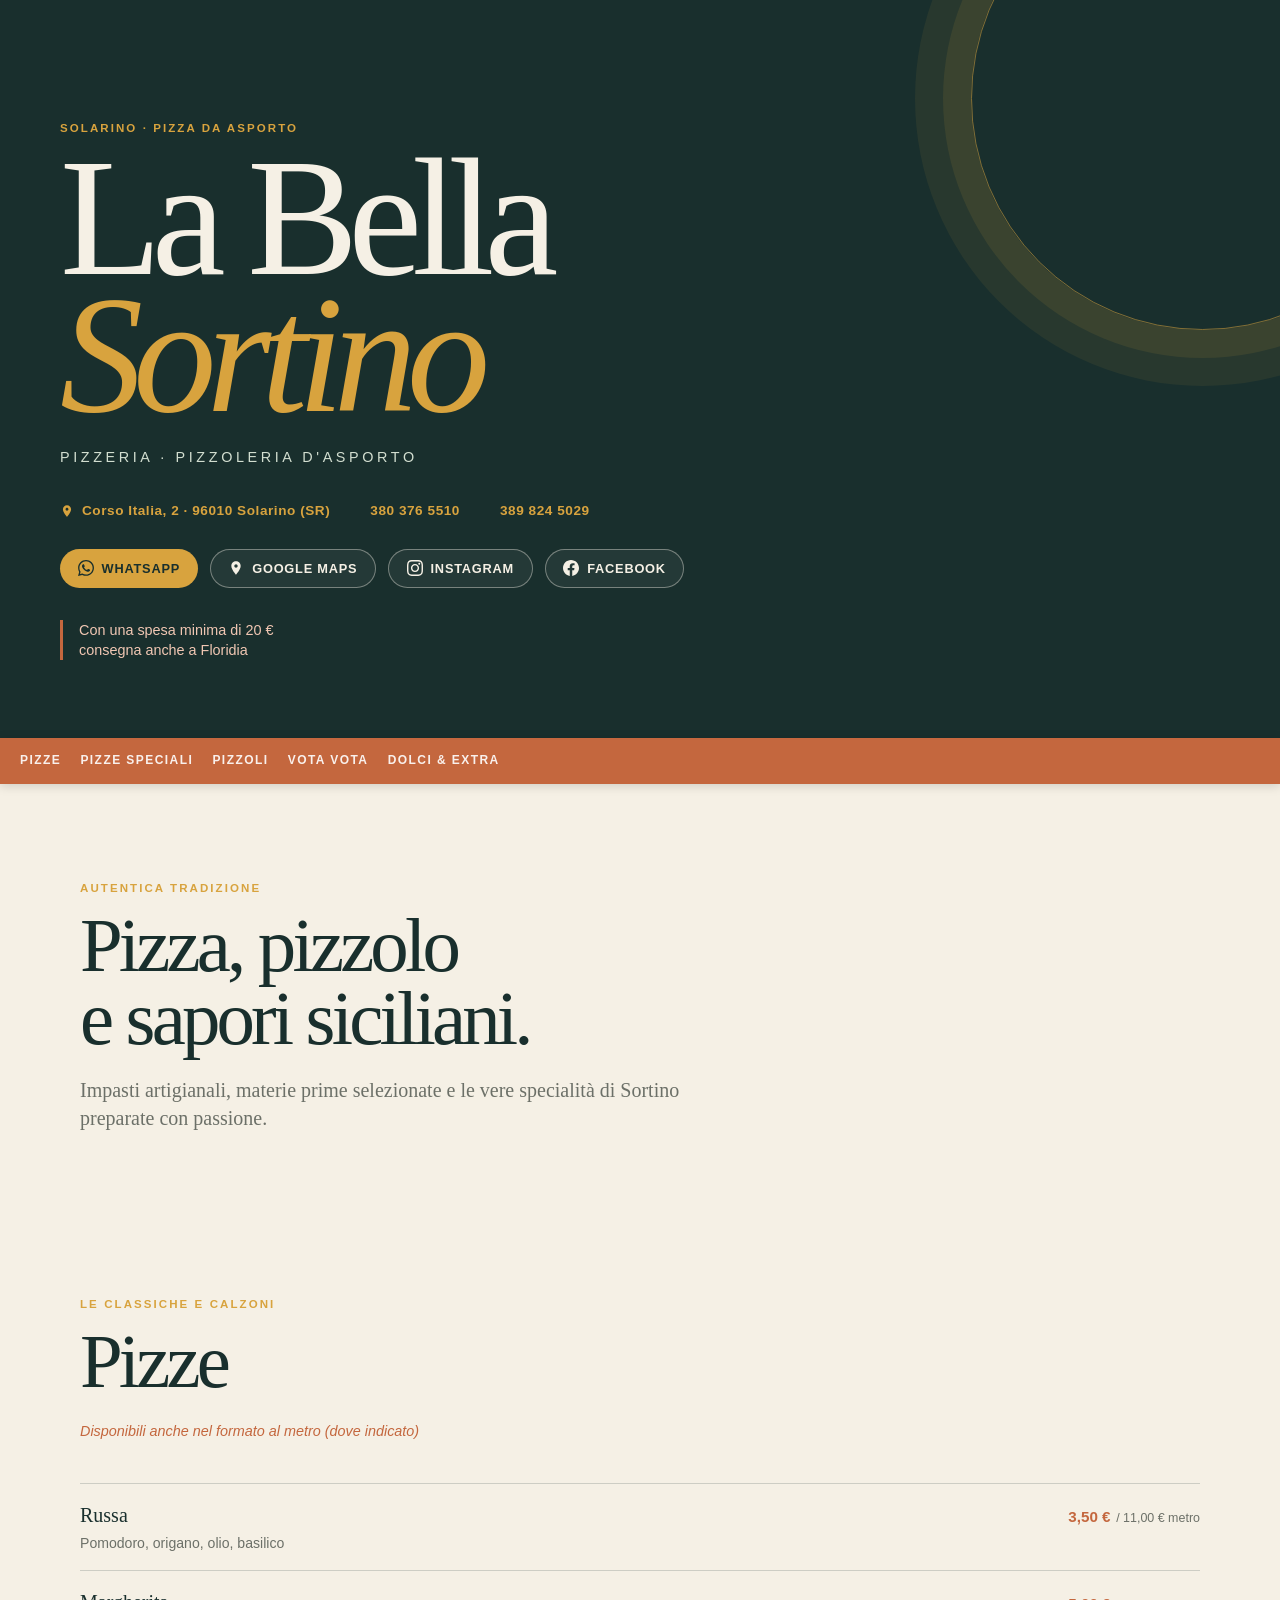
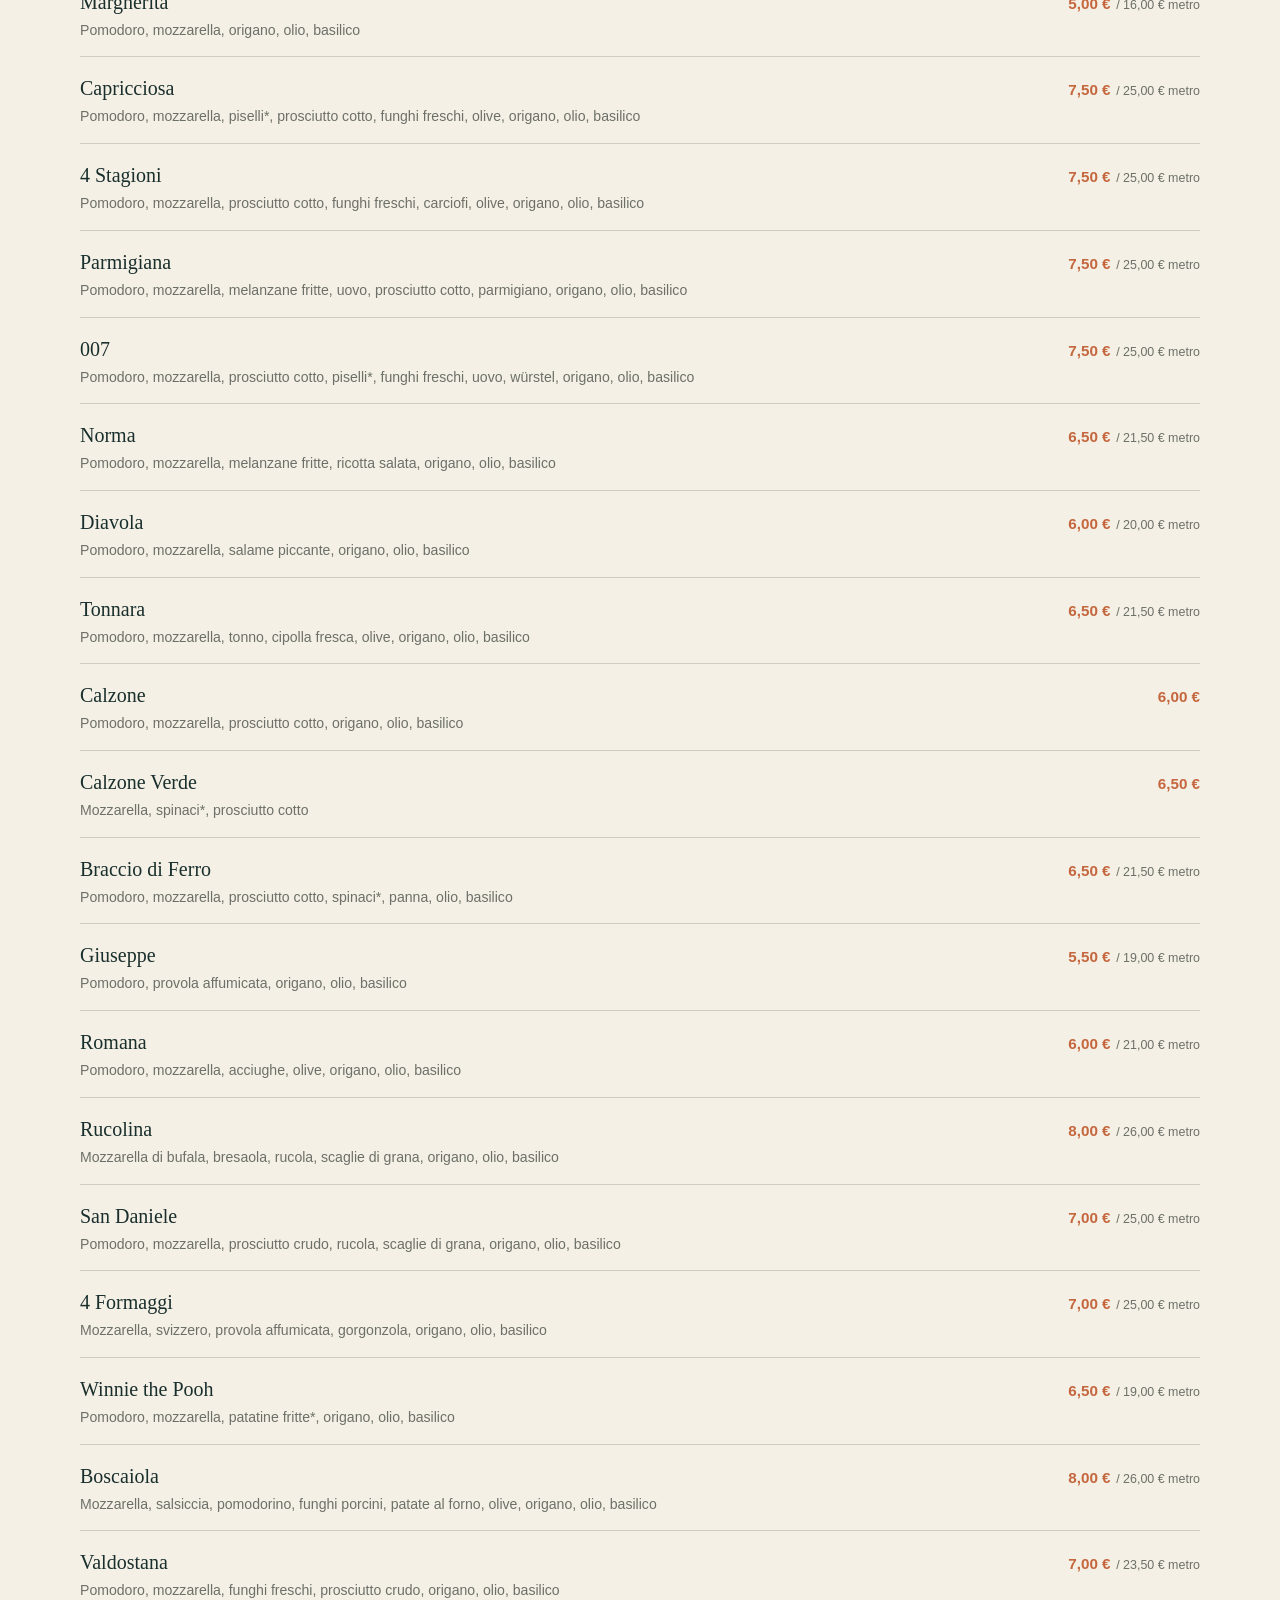
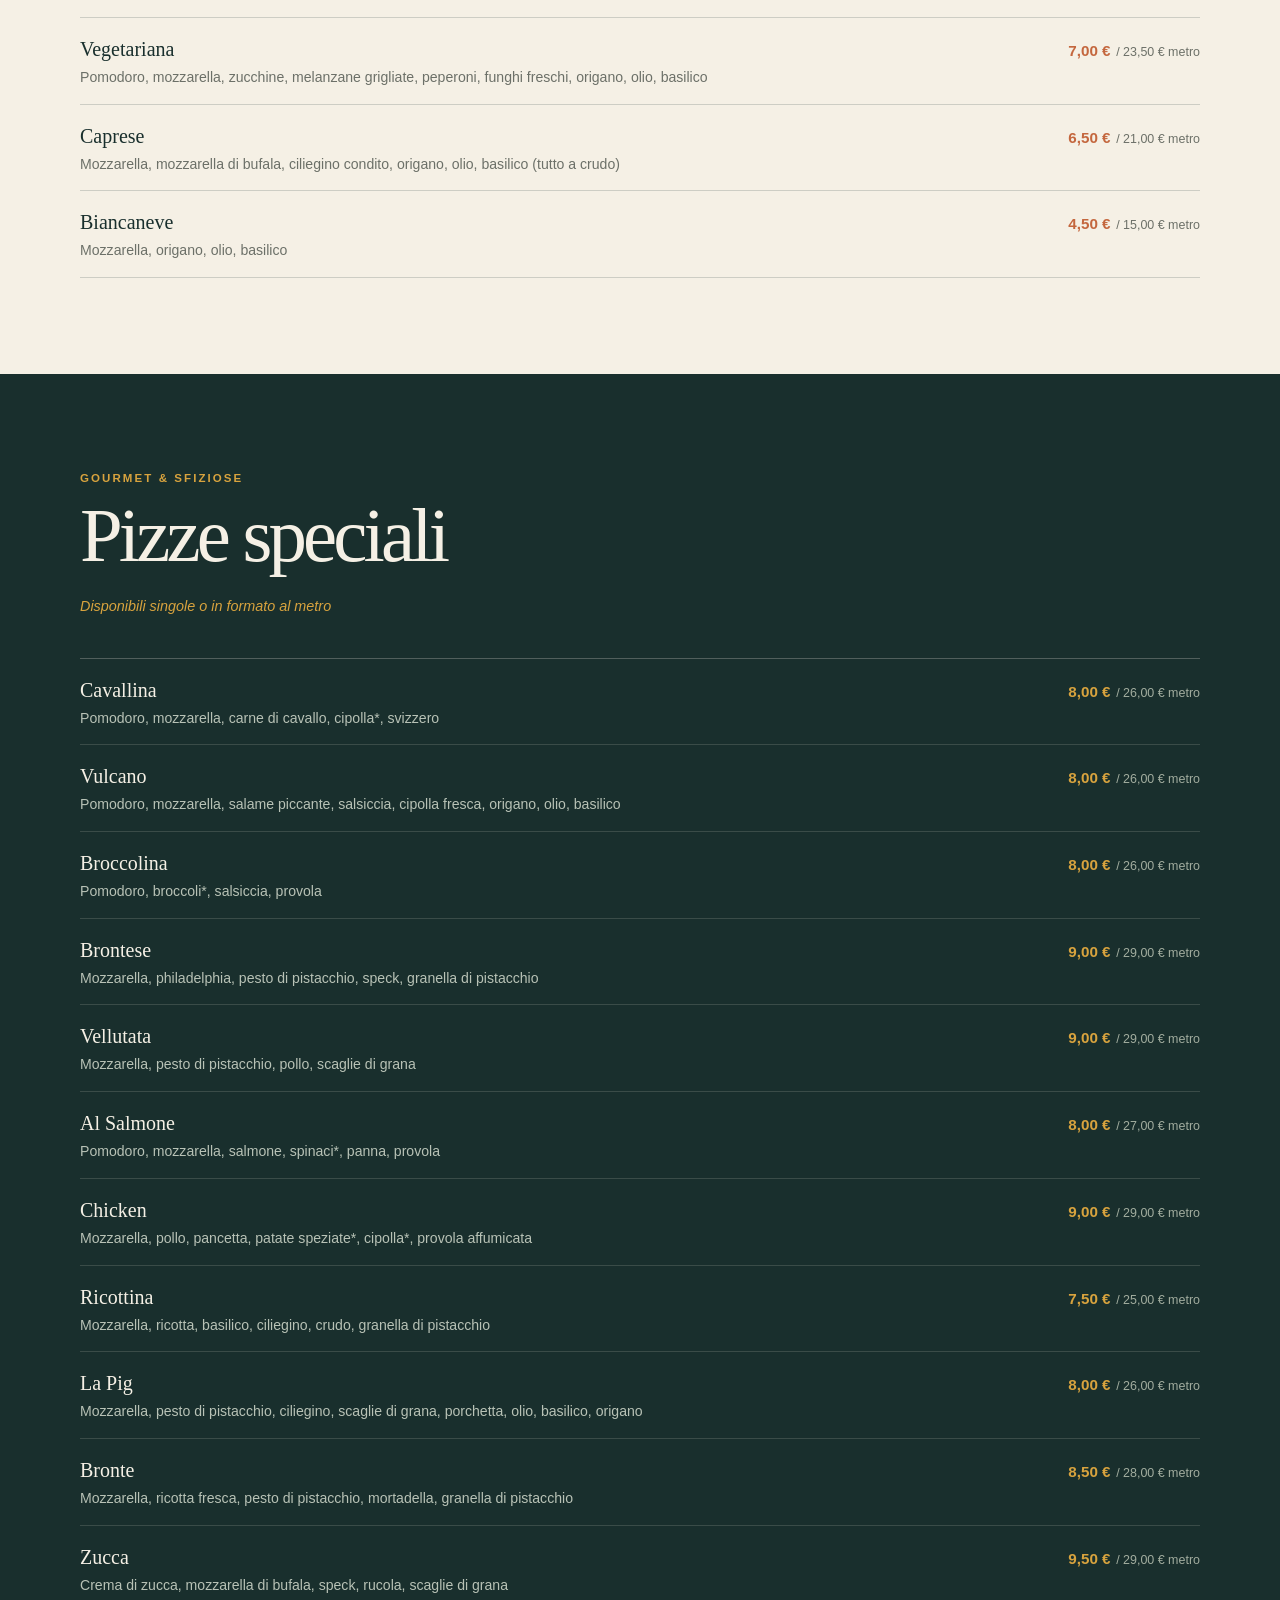
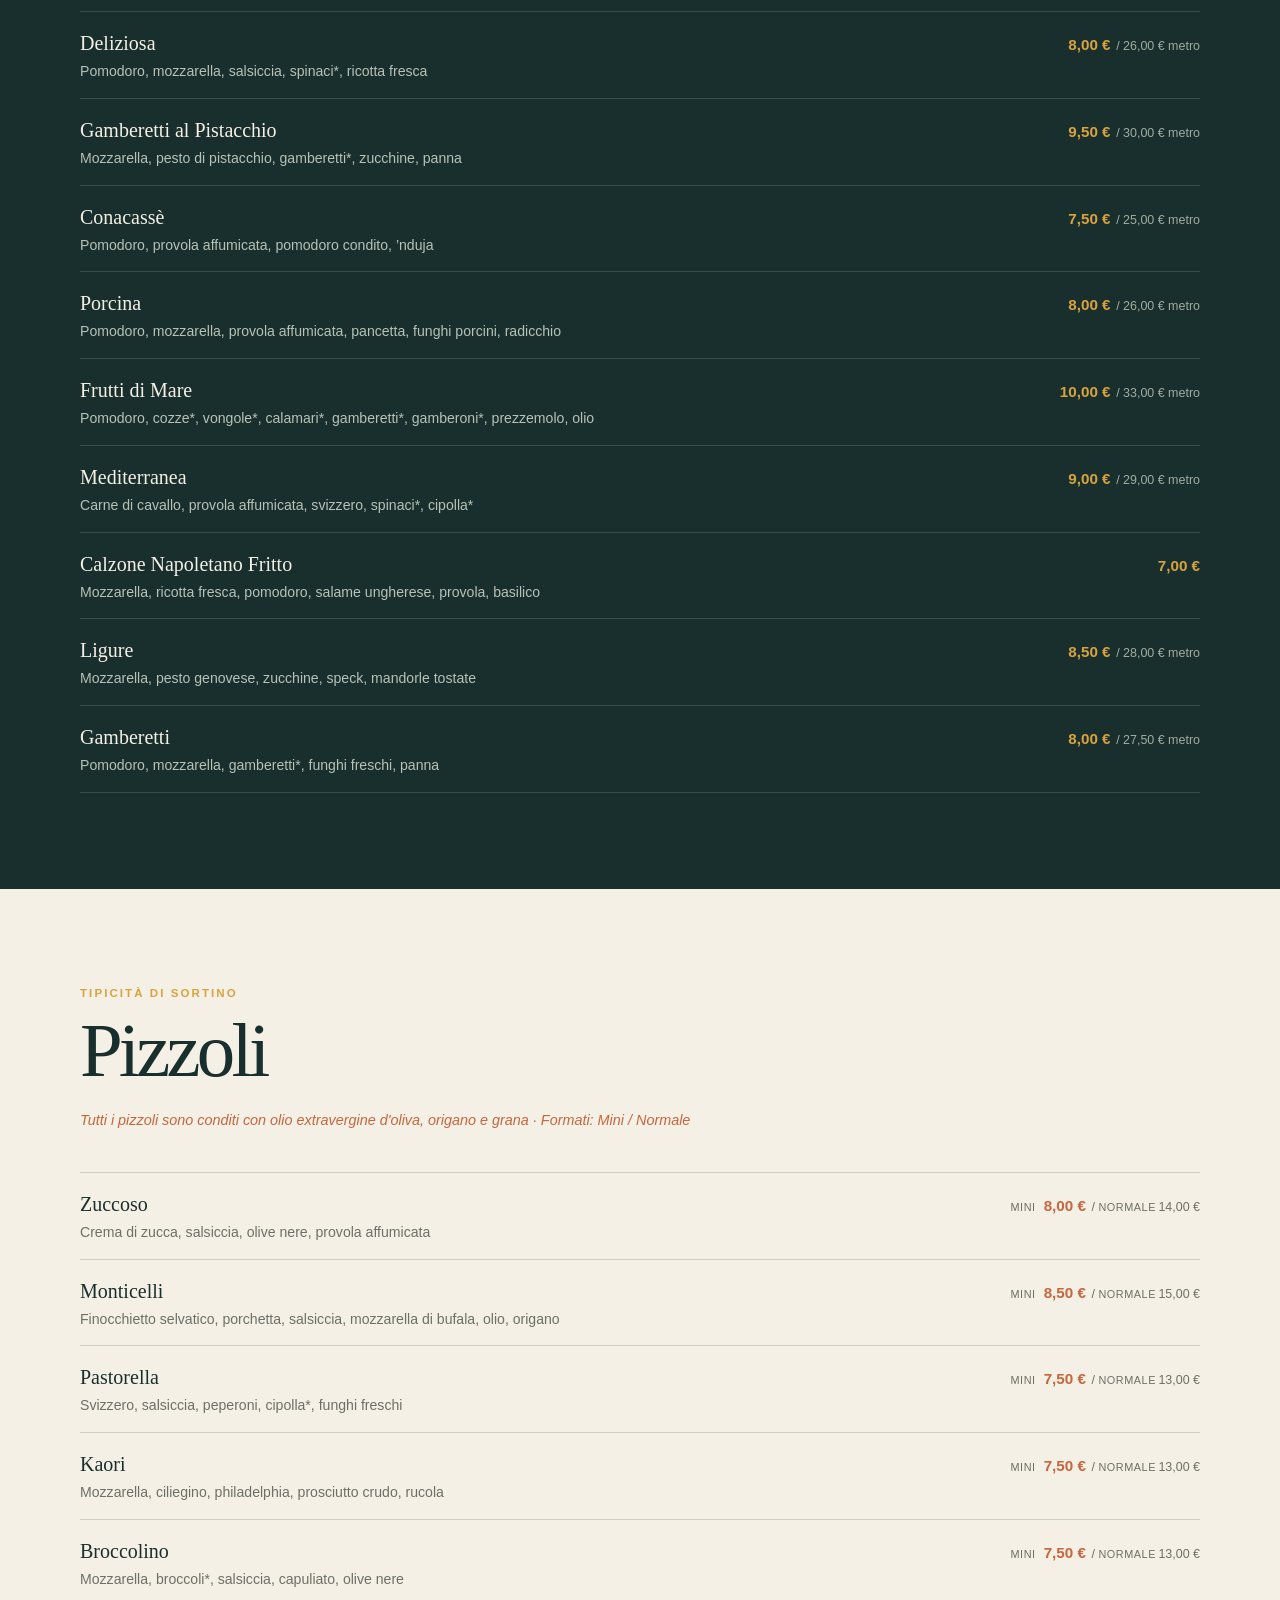
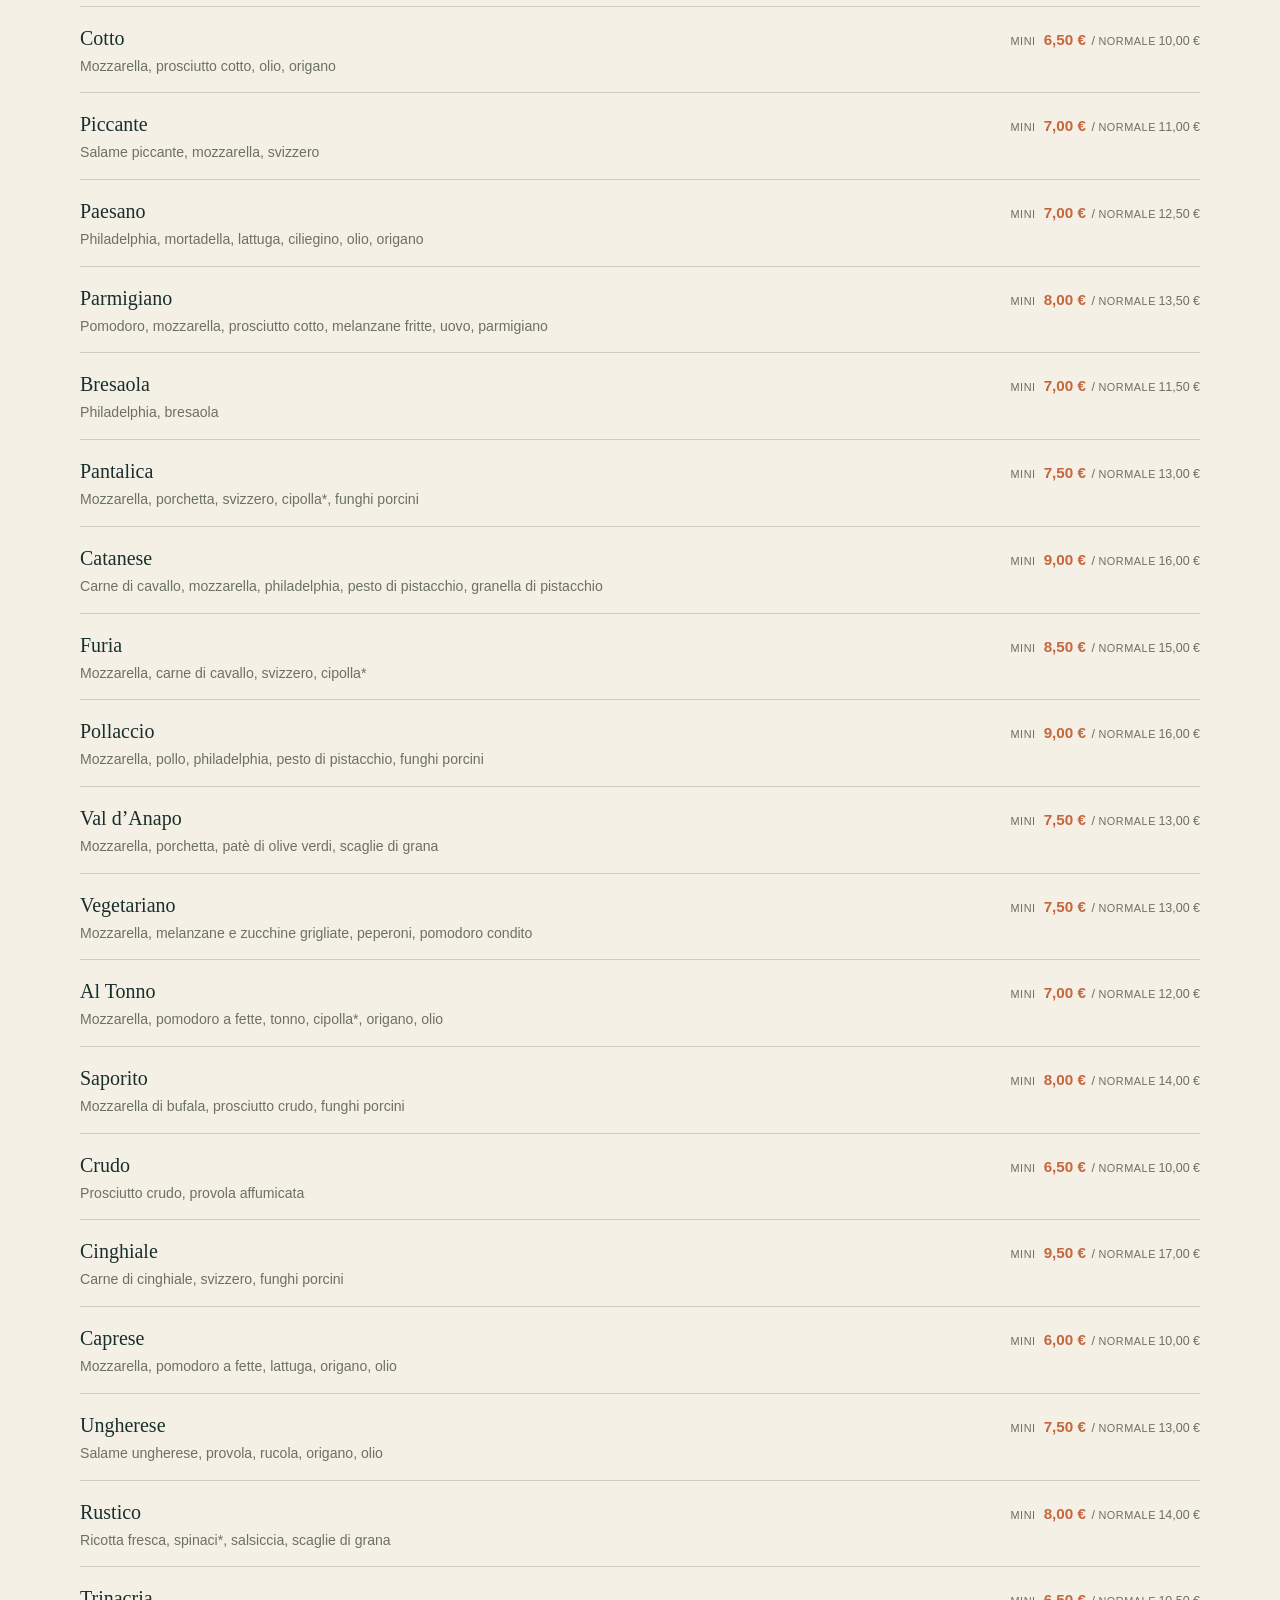
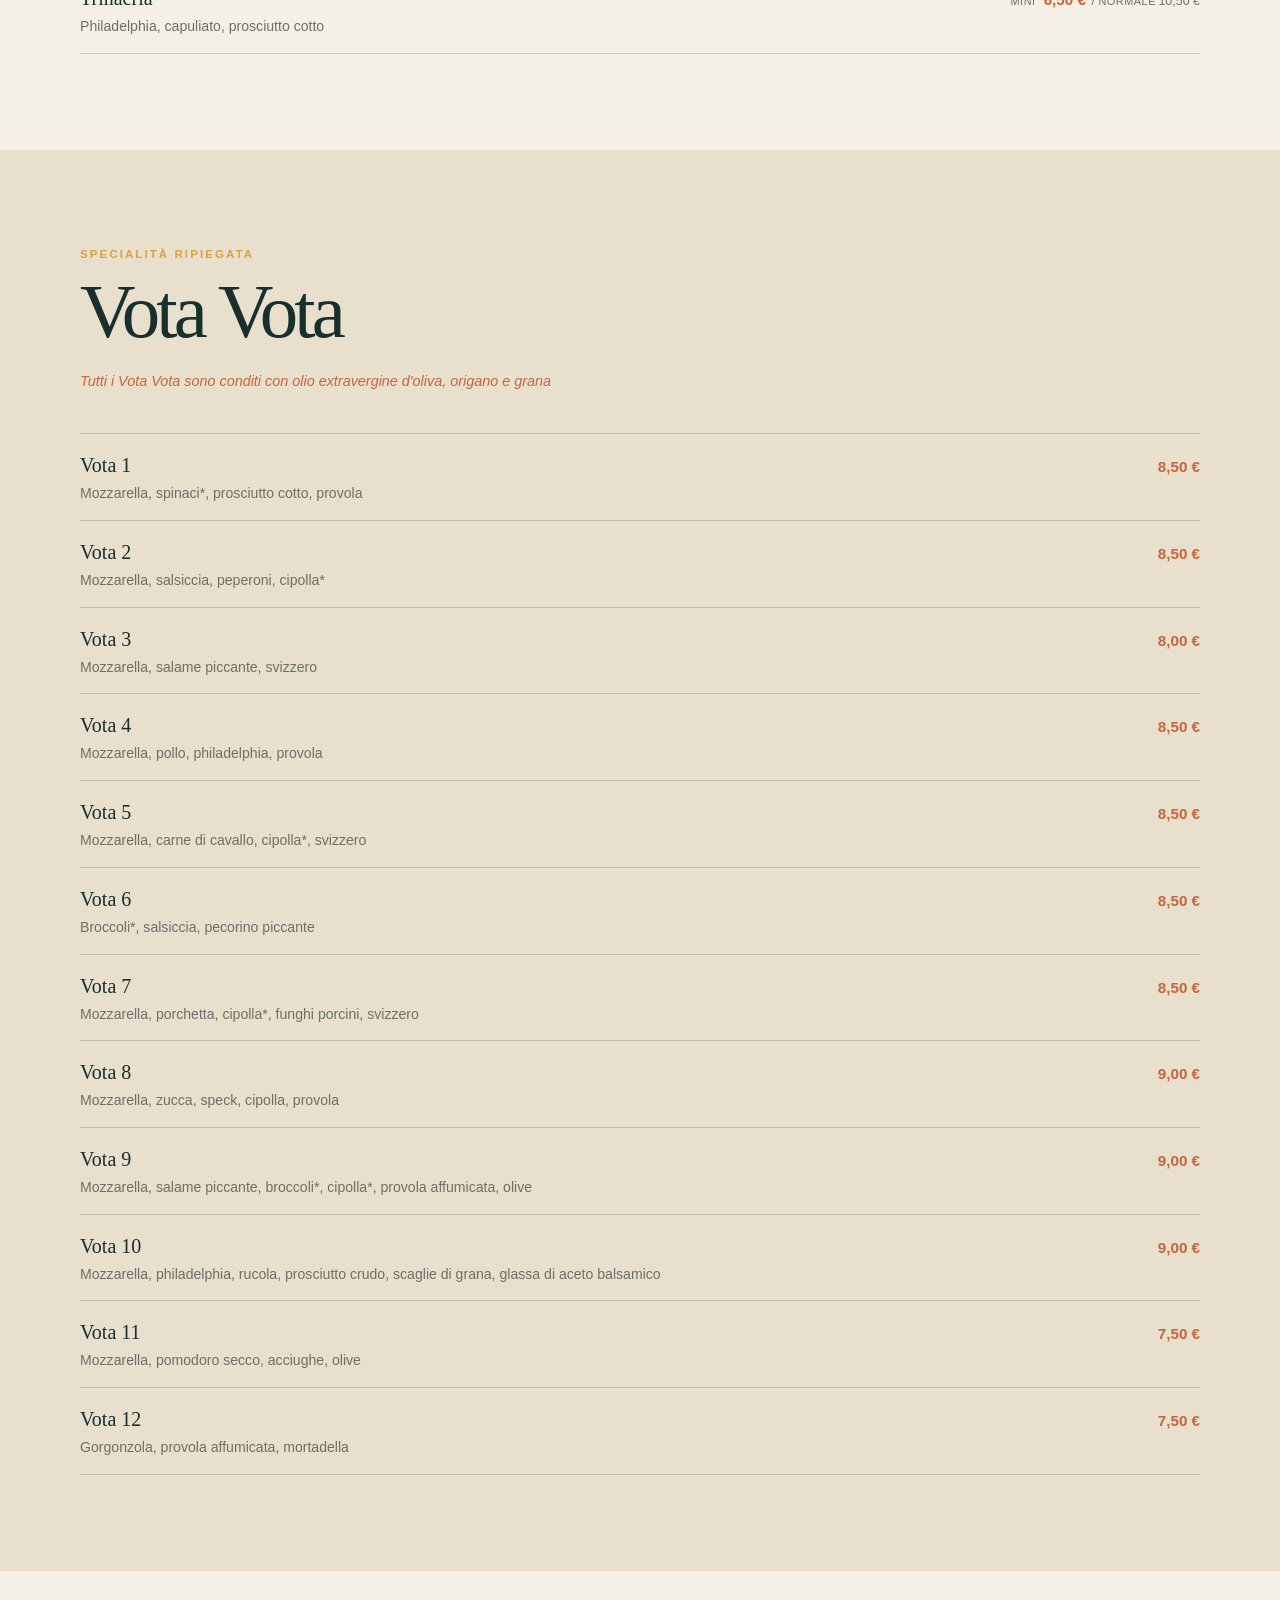
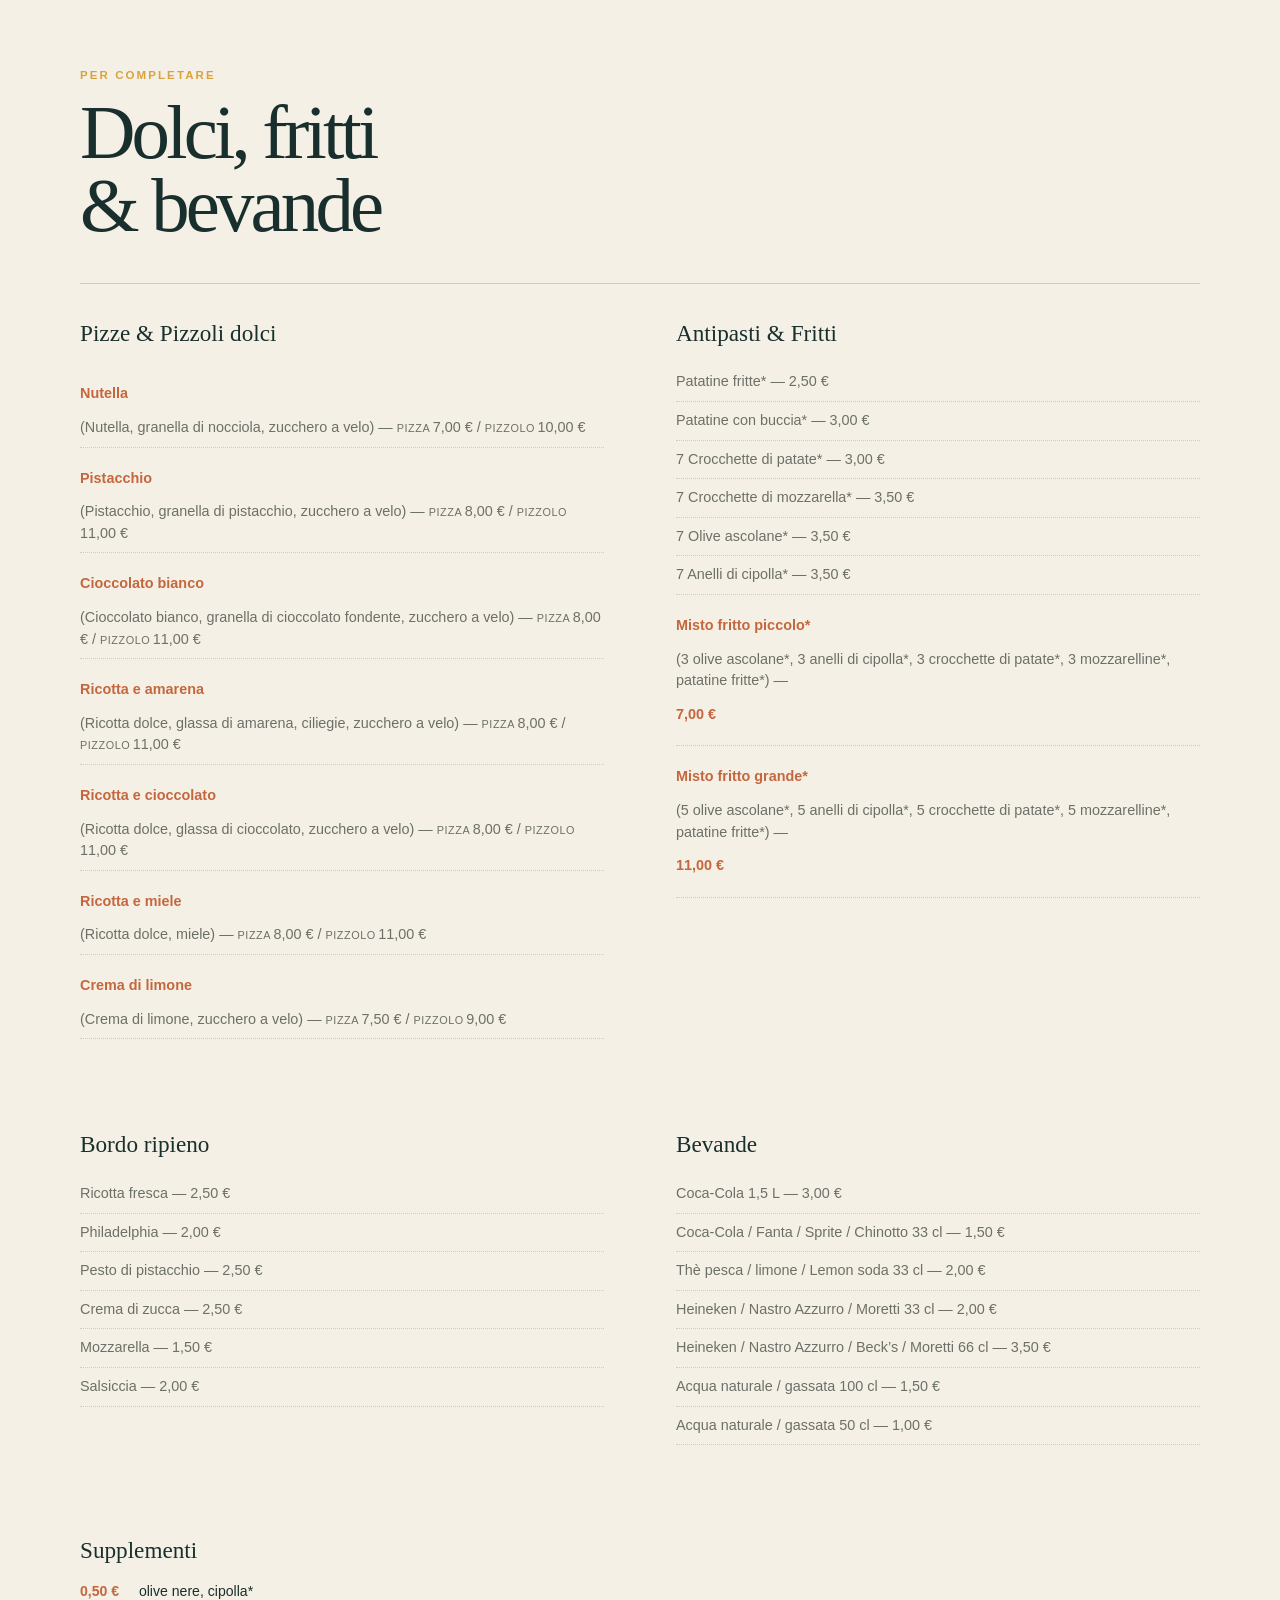
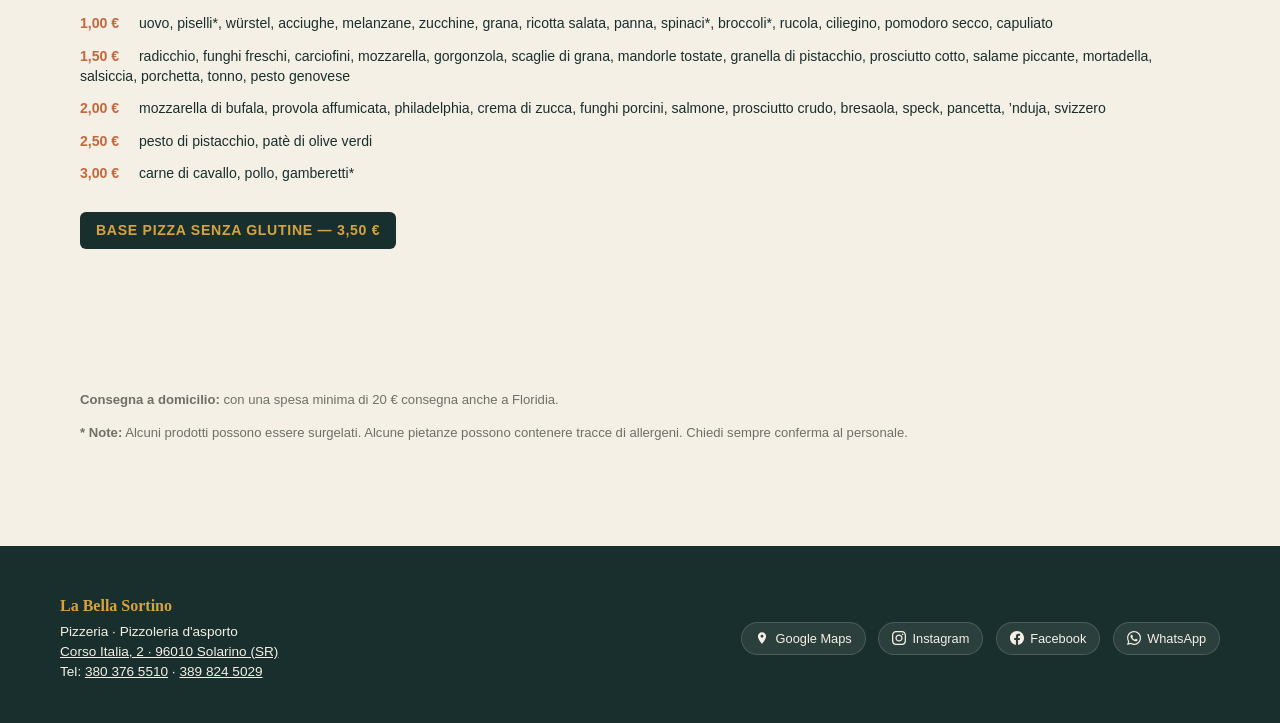
<file: la-bella-sortino/index.html>
<!doctype html>
<html lang="it">
<head>
<meta charset="utf-8">
<meta name="viewport" content="width=device-width, initial-scale=1">
<meta name="theme-color" content="#192f2d">
<title>La Bella Sortino — Pizzeria Pizzoleria Solarino</title>
<link rel="stylesheet" href="style.css">
</head>
<body>
<header class="hero">
  <div class="hero__inner">
    <p class="kicker">Solarino · Pizza da asporto</p>
    <h1>La Bella<br><em>Sortino</em></h1>
    <p class="tagline">Pizzeria · Pizzoleria d'asporto</p>
    <div class="meta">
      <span class="meta-item">
        <svg width="14" height="14" viewBox="0 0 24 24" fill="#d8a33e"><path d="M12 2C8.13 2 5 5.13 5 9c0 5.25 7 13 7 13s7-7.75 7-13c0-3.87-3.13-7-7-7zm0 9.5c-1.38 0-2.5-1.12-2.5-2.5s1.12-2.5 2.5-2.5 2.5 1.12 2.5 2.5-1.12 2.5-2.5 2.5z"/></svg>
        <a href="https://www.google.com/maps/place/La+Bella+Sortino+-+Pizzeria+Pizzoleria+Solarino+%7C+da+asporto/@37.1020961,15.1182205,17z/data=!3m1!4b1!4m6!3m5!1s0x1313d735142e11b1:0x3d7ee2b1640ca893!8m2!3d37.1020918!4d15.1207954!16s%2Fg%2F11q3bt3080!5m2!1e4!1e3?entry=ttu&g_ep=EgoyMDI2MDgxOS4wIKXMDSoASAFQAw%3D%3D" target="_blank" rel="noopener noreferrer">Corso Italia, 2 · 96010 Solarino (SR)</a>
      </span>
      <span class="meta-item">
        <a href="tel:+393803765510">380 376 5510</a>
      </span>
      <span class="meta-item">
        <a href="tel:+393898245029">389 824 5029</a>
      </span>
    </div>

    <div class="hero__actions">
      <a href="https://wa.me/393803765510" target="_blank" rel="noopener noreferrer" class="btn-action btn-action--primary">
        <svg viewBox="0 0 24 24"><path d="M.057 24l1.687-6.163c-1.041-1.804-1.588-3.849-1.587-5.946.003-6.556 5.338-11.891 11.893-11.891 3.181.001 6.167 1.24 8.413 3.488 2.245 2.248 3.481 5.236 3.48 8.414-.003 6.557-5.338 11.892-11.893 11.892-1.99-.001-3.951-.5-5.688-1.448l-6.305 1.654zm6.597-3.807c1.676.995 3.276 1.591 5.392 1.592 5.448 0 9.886-4.434 9.889-9.885.002-5.462-4.415-9.89-9.881-9.892-5.452 0-9.887 4.434-9.889 9.884-.001 2.225.651 3.891 1.746 5.634l-.999 3.648 3.742-.981zm11.387-5.464c-.074-.124-.272-.198-.57-.347-.297-.149-1.758-.868-2.031-.967-.272-.099-.47-.149-.669.149-.198.297-.768.967-.941 1.165-.173.198-.347.223-.644.074-.297-.149-1.255-.462-2.39-1.475-.883-.788-1.48-1.761-1.653-2.059-.173-.297-.018-.458.13-.606.134-.133.297-.347.446-.521.151-.172.2-.296.3-.495.099-.198.05-.372-.025-.521-.075-.148-.669-1.611-.916-2.206-.242-.579-.487-.501-.669-.51l-.57-.01c-.198 0-.52.074-.792.372s-1.04 1.016-1.04 2.479 1.065 2.876 1.213 3.074c.149.198 2.095 3.2 5.076 4.487.709.306 1.263.489 1.694.626.712.226 1.36.194 1.872.118.571-.085 1.758-.719 2.006-1.413.248-.695.248-1.29.173-1.414z"/></svg>
        WhatsApp
      </a>
      <a href="https://www.google.com/maps/place/La+Bella+Sortino+-+Pizzeria+Pizzoleria+Solarino+%7C+da+asporto/@37.1020961,15.1182205,17z/data=!3m1!4b1!4m6!3m5!1s0x1313d735142e11b1:0x3d7ee2b1640ca893!8m2!3d37.1020918!4d15.1207954!16s%2Fg%2F11q3bt3080!5m2!1e4!1e3?entry=ttu&g_ep=EgoyMDI2MDgxOS4wIKXMDSoASAFQAw%3D%3D" target="_blank" rel="noopener noreferrer" class="btn-action btn-action--outline">
        <svg viewBox="0 0 24 24"><path d="M12 2C8.13 2 5 5.13 5 9c0 5.25 7 13 7 13s7-7.75 7-13c0-3.87-3.13-7-7-7zm0 9.5c-1.38 0-2.5-1.12-2.5-2.5s1.12-2.5 2.5-2.5 2.5 1.12 2.5 2.5-1.12 2.5-2.5 2.5z"/></svg>
        Google Maps
      </a>
      <a href="https://www.instagram.com/la_bella_sortino_pizzolleria/" target="_blank" rel="noopener noreferrer" class="btn-action btn-action--outline">
        <svg viewBox="0 0 24 24"><path d="M12 2.163c3.204 0 3.584.012 4.85.07 3.252.148 4.771 1.691 4.919 4.919.058 1.265.069 1.645.069 4.849 0 3.205-.012 3.584-.069 4.849-.149 3.225-1.664 4.771-4.919 4.919-1.266.058-1.644.07-4.85.07-3.204 0-3.584-.012-4.849-.07-3.26-.149-4.771-1.699-4.919-4.92-.058-1.265-.07-1.644-.07-4.849 0-3.204.013-3.583.07-4.849.149-3.227 1.664-4.771 4.919-4.919 1.266-.057 1.645-.069 4.849-.069zm0-2.163c-3.259 0-3.667.014-4.947.072-4.358.2-6.78 2.618-6.98 6.98-.059 1.281-.073 1.689-.073 4.948 0 3.259.014 3.668.072 4.948.2 4.358 2.618 6.78 6.98 6.98 1.281.058 1.689.072 4.948.072 3.259 0 3.668-.014 4.948-.072 4.354-.2 6.782-2.618 6.979-6.98.059-1.28.073-1.689.073-4.948 0-3.259-.014-3.667-.072-4.947-.196-4.354-2.617-6.78-6.979-6.98-1.281-.059-1.69-.073-4.949-.073zm0 5.838c-3.403 0-6.162 2.759-6.162 6.162s2.759 6.163 6.162 6.163 6.162-2.759 6.162-6.163c0-3.403-2.759-6.162-6.162-6.162zm0 10.162c-2.209 0-4-1.79-4-4 0-2.209 1.791-4 4-4s4 1.791 4 4c0 2.21-1.791 4-4 4zm6.406-11.845c-.796 0-1.441.645-1.441 1.44s.645 1.44 1.441 1.44c.795 0 1.439-.645 1.439-1.44s-.644-1.44-1.439-1.44z"/></svg>
        Instagram
      </a>
      <a href="https://www.facebook.com/p/La-bella-Sortino-100077087468778/" target="_blank" rel="noopener noreferrer" class="btn-action btn-action--outline">
        <svg viewBox="0 0 24 24"><path d="M24 12.073c0-6.627-5.373-12-12-12s-12 5.373-12 12c0 5.99 4.388 10.954 10.125 11.854v-8.385H7.078v-3.47h3.047V9.43c0-3.007 1.792-4.669 4.533-4.669 1.312 0 2.686.235 2.686.235v2.953H15.83c-1.491 0-1.956.925-1.956 1.874v2.25h3.328l-.532 3.47h-2.796v8.385C19.612 23.027 24 18.062 24 12.073z"/></svg>
        Facebook
      </a>
    </div>

    <p class="delivery">Con una spesa minima di 20 €<br>consegna anche a Floridia</p>
  </div>
</header>

<nav class="nav" aria-label="Sezioni del menu">
  <a href="#pizze">Pizze</a>
  <a href="#speciali">Pizze Speciali</a>
  <a href="#pizzoli">Pizzoli</a>
  <a href="#vota">Vota Vota</a>
  <a href="#extra">Dolci &amp; Extra</a>
</nav>

<main>
<section class="section intro">
  <p class="kicker">Autentica tradizione</p>
  <h2>Pizza, pizzolo<br>e sapori siciliani.</h2>
  <p>Impasti artigianali, materie prime selezionate e le vere specialità di Sortino preparate con passione.</p>
</section>

<!-- SEZIONE PIZZE -->
<section class="section" id="pizze">
  <div class="section-head">
    <p class="kicker">Le classiche e calzoni</p>
    <h2>Pizze</h2>
    <span class="subnote">Disponibili anche nel formato al metro (dove indicato)</span>
  </div>
  <div class="menu-list">
    <article>
      <div>
        <h3>Russa</h3>
        <p>Pomodoro, origano, olio, basilico</p>
      </div>
      <div class="price-box"><span class="price-main">3,50 €</span> <span class="price-sub">/ 11,00 € metro</span></div>
    </article>
    <article>
      <div>
        <h3>Margherita</h3>
        <p>Pomodoro, mozzarella, origano, olio, basilico</p>
      </div>
      <div class="price-box"><span class="price-main">5,00 €</span> <span class="price-sub">/ 16,00 € metro</span></div>
    </article>
    <article>
      <div>
        <h3>Capricciosa</h3>
        <p>Pomodoro, mozzarella, piselli*, prosciutto cotto, funghi freschi, olive, origano, olio, basilico</p>
      </div>
      <div class="price-box"><span class="price-main">7,50 €</span> <span class="price-sub">/ 25,00 € metro</span></div>
    </article>
    <article>
      <div>
        <h3>4 Stagioni</h3>
        <p>Pomodoro, mozzarella, prosciutto cotto, funghi freschi, carciofi, olive, origano, olio, basilico</p>
      </div>
      <div class="price-box"><span class="price-main">7,50 €</span> <span class="price-sub">/ 25,00 € metro</span></div>
    </article>
    <article>
      <div>
        <h3>Parmigiana</h3>
        <p>Pomodoro, mozzarella, melanzane fritte, uovo, prosciutto cotto, parmigiano, origano, olio, basilico</p>
      </div>
      <div class="price-box"><span class="price-main">7,50 €</span> <span class="price-sub">/ 25,00 € metro</span></div>
    </article>
    <article>
      <div>
        <h3>007</h3>
        <p>Pomodoro, mozzarella, prosciutto cotto, piselli*, funghi freschi, uovo, würstel, origano, olio, basilico</p>
      </div>
      <div class="price-box"><span class="price-main">7,50 €</span> <span class="price-sub">/ 25,00 € metro</span></div>
    </article>
    <article>
      <div>
        <h3>Norma</h3>
        <p>Pomodoro, mozzarella, melanzane fritte, ricotta salata, origano, olio, basilico</p>
      </div>
      <div class="price-box"><span class="price-main">6,50 €</span> <span class="price-sub">/ 21,50 € metro</span></div>
    </article>
    <article>
      <div>
        <h3>Diavola</h3>
        <p>Pomodoro, mozzarella, salame piccante, origano, olio, basilico</p>
      </div>
      <div class="price-box"><span class="price-main">6,00 €</span> <span class="price-sub">/ 20,00 € metro</span></div>
    </article>
    <article>
      <div>
        <h3>Tonnara</h3>
        <p>Pomodoro, mozzarella, tonno, cipolla fresca, olive, origano, olio, basilico</p>
      </div>
      <div class="price-box"><span class="price-main">6,50 €</span> <span class="price-sub">/ 21,50 € metro</span></div>
    </article>
    <article>
      <div>
        <h3>Calzone</h3>
        <p>Pomodoro, mozzarella, prosciutto cotto, origano, olio, basilico</p>
      </div>
      <div class="price-box"><span class="price-main">6,00 €</span></div>
    </article>
    <article>
      <div>
        <h3>Calzone Verde</h3>
        <p>Mozzarella, spinaci*, prosciutto cotto</p>
      </div>
      <div class="price-box"><span class="price-main">6,50 €</span></div>
    </article>
    <article>
      <div>
        <h3>Braccio di Ferro</h3>
        <p>Pomodoro, mozzarella, prosciutto cotto, spinaci*, panna, olio, basilico</p>
      </div>
      <div class="price-box"><span class="price-main">6,50 €</span> <span class="price-sub">/ 21,50 € metro</span></div>
    </article>
    <article>
      <div>
        <h3>Giuseppe</h3>
        <p>Pomodoro, provola affumicata, origano, olio, basilico</p>
      </div>
      <div class="price-box"><span class="price-main">5,50 €</span> <span class="price-sub">/ 19,00 € metro</span></div>
    </article>
    <article>
      <div>
        <h3>Romana</h3>
        <p>Pomodoro, mozzarella, acciughe, olive, origano, olio, basilico</p>
      </div>
      <div class="price-box"><span class="price-main">6,00 €</span> <span class="price-sub">/ 21,00 € metro</span></div>
    </article>
    <article>
      <div>
        <h3>Rucolina</h3>
        <p>Mozzarella di bufala, bresaola, rucola, scaglie di grana, origano, olio, basilico</p>
      </div>
      <div class="price-box"><span class="price-main">8,00 €</span> <span class="price-sub">/ 26,00 € metro</span></div>
    </article>
    <article>
      <div>
        <h3>San Daniele</h3>
        <p>Pomodoro, mozzarella, prosciutto crudo, rucola, scaglie di grana, origano, olio, basilico</p>
      </div>
      <div class="price-box"><span class="price-main">7,00 €</span> <span class="price-sub">/ 25,00 € metro</span></div>
    </article>
    <article>
      <div>
        <h3>4 Formaggi</h3>
        <p>Mozzarella, svizzero, provola affumicata, gorgonzola, origano, olio, basilico</p>
      </div>
      <div class="price-box"><span class="price-main">7,00 €</span> <span class="price-sub">/ 25,00 € metro</span></div>
    </article>
    <article>
      <div>
        <h3>Winnie the Pooh</h3>
        <p>Pomodoro, mozzarella, patatine fritte*, origano, olio, basilico</p>
      </div>
      <div class="price-box"><span class="price-main">6,50 €</span> <span class="price-sub">/ 19,00 € metro</span></div>
    </article>
    <article>
      <div>
        <h3>Boscaiola</h3>
        <p>Mozzarella, salsiccia, pomodorino, funghi porcini, patate al forno, olive, origano, olio, basilico</p>
      </div>
      <div class="price-box"><span class="price-main">8,00 €</span> <span class="price-sub">/ 26,00 € metro</span></div>
    </article>
    <article>
      <div>
        <h3>Valdostana</h3>
        <p>Pomodoro, mozzarella, funghi freschi, prosciutto crudo, origano, olio, basilico</p>
      </div>
      <div class="price-box"><span class="price-main">7,00 €</span> <span class="price-sub">/ 23,50 € metro</span></div>
    </article>
    <article>
      <div>
        <h3>Vegetariana</h3>
        <p>Pomodoro, mozzarella, zucchine, melanzane grigliate, peperoni, funghi freschi, origano, olio, basilico</p>
      </div>
      <div class="price-box"><span class="price-main">7,00 €</span> <span class="price-sub">/ 23,50 € metro</span></div>
    </article>
    <article>
      <div>
        <h3>Caprese</h3>
        <p>Mozzarella, mozzarella di bufala, ciliegino condito, origano, olio, basilico (tutto a crudo)</p>
      </div>
      <div class="price-box"><span class="price-main">6,50 €</span> <span class="price-sub">/ 21,00 € metro</span></div>
    </article>
    <article>
      <div>
        <h3>Biancaneve</h3>
        <p>Mozzarella, origano, olio, basilico</p>
      </div>
      <div class="price-box"><span class="price-main">4,50 €</span> <span class="price-sub">/ 15,00 € metro</span></div>
    </article>
  </div>
</section>

<!-- SEZIONE PIZZE SPECIALI -->
<section class="section section--dark" id="speciali">
  <div class="section-head">
    <p class="kicker">Gourmet &amp; sfiziose</p>
    <h2>Pizze speciali</h2>
    <span class="subnote">Disponibili singole o in formato al metro</span>
  </div>
  <div class="menu-list">
    <article>
      <div>
        <h3>Cavallina</h3>
        <p>Pomodoro, mozzarella, carne di cavallo, cipolla*, svizzero</p>
      </div>
      <div class="price-box"><span class="price-main">8,00 €</span> <span class="price-sub">/ 26,00 € metro</span></div>
    </article>
    <article>
      <div>
        <h3>Vulcano</h3>
        <p>Pomodoro, mozzarella, salame piccante, salsiccia, cipolla fresca, origano, olio, basilico</p>
      </div>
      <div class="price-box"><span class="price-main">8,00 €</span> <span class="price-sub">/ 26,00 € metro</span></div>
    </article>
    <article>
      <div>
        <h3>Broccolina</h3>
        <p>Pomodoro, broccoli*, salsiccia, provola</p>
      </div>
      <div class="price-box"><span class="price-main">8,00 €</span> <span class="price-sub">/ 26,00 € metro</span></div>
    </article>
    <article>
      <div>
        <h3>Brontese</h3>
        <p>Mozzarella, philadelphia, pesto di pistacchio, speck, granella di pistacchio</p>
      </div>
      <div class="price-box"><span class="price-main">9,00 €</span> <span class="price-sub">/ 29,00 € metro</span></div>
    </article>
    <article>
      <div>
        <h3>Vellutata</h3>
        <p>Mozzarella, pesto di pistacchio, pollo, scaglie di grana</p>
      </div>
      <div class="price-box"><span class="price-main">9,00 €</span> <span class="price-sub">/ 29,00 € metro</span></div>
    </article>
    <article>
      <div>
        <h3>Al Salmone</h3>
        <p>Pomodoro, mozzarella, salmone, spinaci*, panna, provola</p>
      </div>
      <div class="price-box"><span class="price-main">8,00 €</span> <span class="price-sub">/ 27,00 € metro</span></div>
    </article>
    <article>
      <div>
        <h3>Chicken</h3>
        <p>Mozzarella, pollo, pancetta, patate speziate*, cipolla*, provola affumicata</p>
      </div>
      <div class="price-box"><span class="price-main">9,00 €</span> <span class="price-sub">/ 29,00 € metro</span></div>
    </article>
    <article>
      <div>
        <h3>Ricottina</h3>
        <p>Mozzarella, ricotta, basilico, ciliegino, crudo, granella di pistacchio</p>
      </div>
      <div class="price-box"><span class="price-main">7,50 €</span> <span class="price-sub">/ 25,00 € metro</span></div>
    </article>
    <article>
      <div>
        <h3>La Pig</h3>
        <p>Mozzarella, pesto di pistacchio, ciliegino, scaglie di grana, porchetta, olio, basilico, origano</p>
      </div>
      <div class="price-box"><span class="price-main">8,00 €</span> <span class="price-sub">/ 26,00 € metro</span></div>
    </article>
    <article>
      <div>
        <h3>Bronte</h3>
        <p>Mozzarella, ricotta fresca, pesto di pistacchio, mortadella, granella di pistacchio</p>
      </div>
      <div class="price-box"><span class="price-main">8,50 €</span> <span class="price-sub">/ 28,00 € metro</span></div>
    </article>
    <article>
      <div>
        <h3>Zucca</h3>
        <p>Crema di zucca, mozzarella di bufala, speck, rucola, scaglie di grana</p>
      </div>
      <div class="price-box"><span class="price-main">9,50 €</span> <span class="price-sub">/ 29,00 € metro</span></div>
    </article>
    <article>
      <div>
        <h3>Deliziosa</h3>
        <p>Pomodoro, mozzarella, salsiccia, spinaci*, ricotta fresca</p>
      </div>
      <div class="price-box"><span class="price-main">8,00 €</span> <span class="price-sub">/ 26,00 € metro</span></div>
    </article>
    <article>
      <div>
        <h3>Gamberetti al Pistacchio</h3>
        <p>Mozzarella, pesto di pistacchio, gamberetti*, zucchine, panna</p>
      </div>
      <div class="price-box"><span class="price-main">9,50 €</span> <span class="price-sub">/ 30,00 € metro</span></div>
    </article>
    <article>
      <div>
        <h3>Conacassè</h3>
        <p>Pomodoro, provola affumicata, pomodoro condito, ’nduja</p>
      </div>
      <div class="price-box"><span class="price-main">7,50 €</span> <span class="price-sub">/ 25,00 € metro</span></div>
    </article>
    <article>
      <div>
        <h3>Porcina</h3>
        <p>Pomodoro, mozzarella, provola affumicata, pancetta, funghi porcini, radicchio</p>
      </div>
      <div class="price-box"><span class="price-main">8,00 €</span> <span class="price-sub">/ 26,00 € metro</span></div>
    </article>
    <article>
      <div>
        <h3>Frutti di Mare</h3>
        <p>Pomodoro, cozze*, vongole*, calamari*, gamberetti*, gamberoni*, prezzemolo, olio</p>
      </div>
      <div class="price-box"><span class="price-main">10,00 €</span> <span class="price-sub">/ 33,00 € metro</span></div>
    </article>
    <article>
      <div>
        <h3>Mediterranea</h3>
        <p>Carne di cavallo, provola affumicata, svizzero, spinaci*, cipolla*</p>
      </div>
      <div class="price-box"><span class="price-main">9,00 €</span> <span class="price-sub">/ 29,00 € metro</span></div>
    </article>
    <article>
      <div>
        <h3>Calzone Napoletano Fritto</h3>
        <p>Mozzarella, ricotta fresca, pomodoro, salame ungherese, provola, basilico</p>
      </div>
      <div class="price-box"><span class="price-main">7,00 €</span></div>
    </article>
    <article>
      <div>
        <h3>Ligure</h3>
        <p>Mozzarella, pesto genovese, zucchine, speck, mandorle tostate</p>
      </div>
      <div class="price-box"><span class="price-main">8,50 €</span> <span class="price-sub">/ 28,00 € metro</span></div>
    </article>
    <article>
      <div>
        <h3>Gamberetti</h3>
        <p>Pomodoro, mozzarella, gamberetti*, funghi freschi, panna</p>
      </div>
      <div class="price-box"><span class="price-main">8,00 €</span> <span class="price-sub">/ 27,50 € metro</span></div>
    </article>
  </div>
</section>

<!-- SEZIONE PIZZOLI -->
<section class="section" id="pizzoli">
  <div class="section-head">
    <p class="kicker">Tipicità di Sortino</p>
    <h2>Pizzoli</h2>
    <span class="subnote">Tutti i pizzoli sono conditi con olio extravergine d'oliva, origano e grana · Formati: Mini / Normale</span>
  </div>
  <div class="menu-list">
    <article>
      <div>
        <h3>Zuccoso</h3>
        <p>Crema di zucca, salsiccia, olive nere, provola affumicata</p>
      </div>
      <div class="price-box"><span class="price-tag">Mini</span><span class="price-main">8,00 €</span> <span class="price-sub">/ <span class="price-tag">Normale</span>14,00 €</span></div>
    </article>
    <article>
      <div>
        <h3>Monticelli</h3>
        <p>Finocchietto selvatico, porchetta, salsiccia, mozzarella di bufala, olio, origano</p>
      </div>
      <div class="price-box"><span class="price-tag">Mini</span><span class="price-main">8,50 €</span> <span class="price-sub">/ <span class="price-tag">Normale</span>15,00 €</span></div>
    </article>
    <article>
      <div>
        <h3>Pastorella</h3>
        <p>Svizzero, salsiccia, peperoni, cipolla*, funghi freschi</p>
      </div>
      <div class="price-box"><span class="price-tag">Mini</span><span class="price-main">7,50 €</span> <span class="price-sub">/ <span class="price-tag">Normale</span>13,00 €</span></div>
    </article>
    <article>
      <div>
        <h3>Kaori</h3>
        <p>Mozzarella, ciliegino, philadelphia, prosciutto crudo, rucola</p>
      </div>
      <div class="price-box"><span class="price-tag">Mini</span><span class="price-main">7,50 €</span> <span class="price-sub">/ <span class="price-tag">Normale</span>13,00 €</span></div>
    </article>
    <article>
      <div>
        <h3>Broccolino</h3>
        <p>Mozzarella, broccoli*, salsiccia, capuliato, olive nere</p>
      </div>
      <div class="price-box"><span class="price-tag">Mini</span><span class="price-main">7,50 €</span> <span class="price-sub">/ <span class="price-tag">Normale</span>13,00 €</span></div>
    </article>
    <article>
      <div>
        <h3>Cotto</h3>
        <p>Mozzarella, prosciutto cotto, olio, origano</p>
      </div>
      <div class="price-box"><span class="price-tag">Mini</span><span class="price-main">6,50 €</span> <span class="price-sub">/ <span class="price-tag">Normale</span>10,00 €</span></div>
    </article>
    <article>
      <div>
        <h3>Piccante</h3>
        <p>Salame piccante, mozzarella, svizzero</p>
      </div>
      <div class="price-box"><span class="price-tag">Mini</span><span class="price-main">7,00 €</span> <span class="price-sub">/ <span class="price-tag">Normale</span>11,00 €</span></div>
    </article>
    <article>
      <div>
        <h3>Paesano</h3>
        <p>Philadelphia, mortadella, lattuga, ciliegino, olio, origano</p>
      </div>
      <div class="price-box"><span class="price-tag">Mini</span><span class="price-main">7,00 €</span> <span class="price-sub">/ <span class="price-tag">Normale</span>12,50 €</span></div>
    </article>
    <article>
      <div>
        <h3>Parmigiano</h3>
        <p>Pomodoro, mozzarella, prosciutto cotto, melanzane fritte, uovo, parmigiano</p>
      </div>
      <div class="price-box"><span class="price-tag">Mini</span><span class="price-main">8,00 €</span> <span class="price-sub">/ <span class="price-tag">Normale</span>13,50 €</span></div>
    </article>
    <article>
      <div>
        <h3>Bresaola</h3>
        <p>Philadelphia, bresaola</p>
      </div>
      <div class="price-box"><span class="price-tag">Mini</span><span class="price-main">7,00 €</span> <span class="price-sub">/ <span class="price-tag">Normale</span>11,50 €</span></div>
    </article>
    <article>
      <div>
        <h3>Pantalica</h3>
        <p>Mozzarella, porchetta, svizzero, cipolla*, funghi porcini</p>
      </div>
      <div class="price-box"><span class="price-tag">Mini</span><span class="price-main">7,50 €</span> <span class="price-sub">/ <span class="price-tag">Normale</span>13,00 €</span></div>
    </article>
    <article>
      <div>
        <h3>Catanese</h3>
        <p>Carne di cavallo, mozzarella, philadelphia, pesto di pistacchio, granella di pistacchio</p>
      </div>
      <div class="price-box"><span class="price-tag">Mini</span><span class="price-main">9,00 €</span> <span class="price-sub">/ <span class="price-tag">Normale</span>16,00 €</span></div>
    </article>
    <article>
      <div>
        <h3>Furia</h3>
        <p>Mozzarella, carne di cavallo, svizzero, cipolla*</p>
      </div>
      <div class="price-box"><span class="price-tag">Mini</span><span class="price-main">8,50 €</span> <span class="price-sub">/ <span class="price-tag">Normale</span>15,00 €</span></div>
    </article>
    <article>
      <div>
        <h3>Pollaccio</h3>
        <p>Mozzarella, pollo, philadelphia, pesto di pistacchio, funghi porcini</p>
      </div>
      <div class="price-box"><span class="price-tag">Mini</span><span class="price-main">9,00 €</span> <span class="price-sub">/ <span class="price-tag">Normale</span>16,00 €</span></div>
    </article>
    <article>
      <div>
        <h3>Val d’Anapo</h3>
        <p>Mozzarella, porchetta, patè di olive verdi, scaglie di grana</p>
      </div>
      <div class="price-box"><span class="price-tag">Mini</span><span class="price-main">7,50 €</span> <span class="price-sub">/ <span class="price-tag">Normale</span>13,00 €</span></div>
    </article>
    <article>
      <div>
        <h3>Vegetariano</h3>
        <p>Mozzarella, melanzane e zucchine grigliate, peperoni, pomodoro condito</p>
      </div>
      <div class="price-box"><span class="price-tag">Mini</span><span class="price-main">7,50 €</span> <span class="price-sub">/ <span class="price-tag">Normale</span>13,00 €</span></div>
    </article>
    <article>
      <div>
        <h3>Al Tonno</h3>
        <p>Mozzarella, pomodoro a fette, tonno, cipolla*, origano, olio</p>
      </div>
      <div class="price-box"><span class="price-tag">Mini</span><span class="price-main">7,00 €</span> <span class="price-sub">/ <span class="price-tag">Normale</span>12,00 €</span></div>
    </article>
    <article>
      <div>
        <h3>Saporito</h3>
        <p>Mozzarella di bufala, prosciutto crudo, funghi porcini</p>
      </div>
      <div class="price-box"><span class="price-tag">Mini</span><span class="price-main">8,00 €</span> <span class="price-sub">/ <span class="price-tag">Normale</span>14,00 €</span></div>
    </article>
    <article>
      <div>
        <h3>Crudo</h3>
        <p>Prosciutto crudo, provola affumicata</p>
      </div>
      <div class="price-box"><span class="price-tag">Mini</span><span class="price-main">6,50 €</span> <span class="price-sub">/ <span class="price-tag">Normale</span>10,00 €</span></div>
    </article>
    <article>
      <div>
        <h3>Cinghiale</h3>
        <p>Carne di cinghiale, svizzero, funghi porcini</p>
      </div>
      <div class="price-box"><span class="price-tag">Mini</span><span class="price-main">9,50 €</span> <span class="price-sub">/ <span class="price-tag">Normale</span>17,00 €</span></div>
    </article>
    <article>
      <div>
        <h3>Caprese</h3>
        <p>Mozzarella, pomodoro a fette, lattuga, origano, olio</p>
      </div>
      <div class="price-box"><span class="price-tag">Mini</span><span class="price-main">6,00 €</span> <span class="price-sub">/ <span class="price-tag">Normale</span>10,00 €</span></div>
    </article>
    <article>
      <div>
        <h3>Ungherese</h3>
        <p>Salame ungherese, provola, rucola, origano, olio</p>
      </div>
      <div class="price-box"><span class="price-tag">Mini</span><span class="price-main">7,50 €</span> <span class="price-sub">/ <span class="price-tag">Normale</span>13,00 €</span></div>
    </article>
    <article>
      <div>
        <h3>Rustico</h3>
        <p>Ricotta fresca, spinaci*, salsiccia, scaglie di grana</p>
      </div>
      <div class="price-box"><span class="price-tag">Mini</span><span class="price-main">8,00 €</span> <span class="price-sub">/ <span class="price-tag">Normale</span>14,00 €</span></div>
    </article>
    <article>
      <div>
        <h3>Trinacria</h3>
        <p>Philadelphia, capuliato, prosciutto cotto</p>
      </div>
      <div class="price-box"><span class="price-tag">Mini</span><span class="price-main">6,50 €</span> <span class="price-sub">/ <span class="price-tag">Normale</span>10,50 €</span></div>
    </article>
  </div>
</section>

<!-- SEZIONE VOTA VOTA -->
<section class="section section--accent" id="vota">
  <div class="section-head">
    <p class="kicker">Specialità ripiegata</p>
    <h2>Vota Vota</h2>
    <span class="subnote">Tutti i Vota Vota sono conditi con olio extravergine d'oliva, origano e grana</span>
  </div>
  <div class="menu-list">
    <article>
      <div>
        <h3>Vota 1</h3>
        <p>Mozzarella, spinaci*, prosciutto cotto, provola</p>
      </div>
      <div class="price-box"><span class="price-main">8,50 €</span></div>
    </article>
    <article>
      <div>
        <h3>Vota 2</h3>
        <p>Mozzarella, salsiccia, peperoni, cipolla*</p>
      </div>
      <div class="price-box"><span class="price-main">8,50 €</span></div>
    </article>
    <article>
      <div>
        <h3>Vota 3</h3>
        <p>Mozzarella, salame piccante, svizzero</p>
      </div>
      <div class="price-box"><span class="price-main">8,00 €</span></div>
    </article>
    <article>
      <div>
        <h3>Vota 4</h3>
        <p>Mozzarella, pollo, philadelphia, provola</p>
      </div>
      <div class="price-box"><span class="price-main">8,50 €</span></div>
    </article>
    <article>
      <div>
        <h3>Vota 5</h3>
        <p>Mozzarella, carne di cavallo, cipolla*, svizzero</p>
      </div>
      <div class="price-box"><span class="price-main">8,50 €</span></div>
    </article>
    <article>
      <div>
        <h3>Vota 6</h3>
        <p>Broccoli*, salsiccia, pecorino piccante</p>
      </div>
      <div class="price-box"><span class="price-main">8,50 €</span></div>
    </article>
    <article>
      <div>
        <h3>Vota 7</h3>
        <p>Mozzarella, porchetta, cipolla*, funghi porcini, svizzero</p>
      </div>
      <div class="price-box"><span class="price-main">8,50 €</span></div>
    </article>
    <article>
      <div>
        <h3>Vota 8</h3>
        <p>Mozzarella, zucca, speck, cipolla, provola</p>
      </div>
      <div class="price-box"><span class="price-main">9,00 €</span></div>
    </article>
    <article>
      <div>
        <h3>Vota 9</h3>
        <p>Mozzarella, salame piccante, broccoli*, cipolla*, provola affumicata, olive</p>
      </div>
      <div class="price-box"><span class="price-main">9,00 €</span></div>
    </article>
    <article>
      <div>
        <h3>Vota 10</h3>
        <p>Mozzarella, philadelphia, rucola, prosciutto crudo, scaglie di grana, glassa di aceto balsamico</p>
      </div>
      <div class="price-box"><span class="price-main">9,00 €</span></div>
    </article>
    <article>
      <div>
        <h3>Vota 11</h3>
        <p>Mozzarella, pomodoro secco, acciughe, olive</p>
      </div>
      <div class="price-box"><span class="price-main">7,50 €</span></div>
    </article>
    <article>
      <div>
        <h3>Vota 12</h3>
        <p>Gorgonzola, provola affumicata, mortadella</p>
      </div>
      <div class="price-box"><span class="price-main">7,50 €</span></div>
    </article>
  </div>
</section>

<!-- SEZIONE DOLCI, FRITTI, BEVANDE, SUPPLEMENTI -->
<section class="section" id="extra">
  <div class="section-head">
    <p class="kicker">Per completare</p>
    <h2>Dolci, fritti<br>&amp; bevande</h2>
  </div>
  <div class="info-grid">
    <div class="info-block">
      <h3>Pizze &amp; Pizzoli dolci</h3>
      <p><strong>Nutella</strong> (Nutella, granella di nocciola, zucchero a velo) — <span class="price-tag">Pizza</span>7,00 € / <span class="price-tag">Pizzolo</span>10,00 €</p>
      <p><strong>Pistacchio</strong> (Pistacchio, granella di pistacchio, zucchero a velo) — <span class="price-tag">Pizza</span>8,00 € / <span class="price-tag">Pizzolo</span>11,00 €</p>
      <p><strong>Cioccolato bianco</strong> (Cioccolato bianco, granella di cioccolato fondente, zucchero a velo) — <span class="price-tag">Pizza</span>8,00 € / <span class="price-tag">Pizzolo</span>11,00 €</p>
      <p><strong>Ricotta e amarena</strong> (Ricotta dolce, glassa di amarena, ciliegie, zucchero a velo) — <span class="price-tag">Pizza</span>8,00 € / <span class="price-tag">Pizzolo</span>11,00 €</p>
      <p><strong>Ricotta e cioccolato</strong> (Ricotta dolce, glassa di cioccolato, zucchero a velo) — <span class="price-tag">Pizza</span>8,00 € / <span class="price-tag">Pizzolo</span>11,00 €</p>
      <p><strong>Ricotta e miele</strong> (Ricotta dolce, miele) — <span class="price-tag">Pizza</span>8,00 € / <span class="price-tag">Pizzolo</span>11,00 €</p>
      <p><strong>Crema di limone</strong> (Crema di limone, zucchero a velo) — <span class="price-tag">Pizza</span>7,50 € / <span class="price-tag">Pizzolo</span>9,00 €</p>
    </div>

    <div class="info-block">
      <h3>Antipasti &amp; Fritti</h3>
      <p>Patatine fritte* — 2,50 €</p>
      <p>Patatine con buccia* — 3,00 €</p>
      <p>7 Crocchette di patate* — 3,00 €</p>
      <p>7 Crocchette di mozzarella* — 3,50 €</p>
      <p>7 Olive ascolane* — 3,50 €</p>
      <p>7 Anelli di cipolla* — 3,50 €</p>
      <p><strong>Misto fritto piccolo*</strong> (3 olive ascolane*, 3 anelli di cipolla*, 3 crocchette di patate*, 3 mozzarelline*, patatine fritte*) — <strong>7,00 €</strong></p>
      <p><strong>Misto fritto grande*</strong> (5 olive ascolane*, 5 anelli di cipolla*, 5 crocchette di patate*, 5 mozzarelline*, patatine fritte*) — <strong>11,00 €</strong></p>
    </div>

    <div class="info-block">
      <h3>Bordo ripieno</h3>
      <p>Ricotta fresca — 2,50 €</p>
      <p>Philadelphia — 2,00 €</p>
      <p>Pesto di pistacchio — 2,50 €</p>
      <p>Crema di zucca — 2,50 €</p>
      <p>Mozzarella — 1,50 €</p>
      <p>Salsiccia — 2,00 €</p>
    </div>

    <div class="info-block">
      <h3>Bevande</h3>
      <p>Coca-Cola 1,5 L — 3,00 €</p>
      <p>Coca-Cola / Fanta / Sprite / Chinotto 33 cl — 1,50 €</p>
      <p>Thè pesca / limone / Lemon soda 33 cl — 2,00 €</p>
      <p>Heineken / Nastro Azzurro / Moretti 33 cl — 2,00 €</p>
      <p>Heineken / Nastro Azzurro / Beck’s / Moretti 66 cl — 3,50 €</p>
      <p>Acqua naturale / gassata 100 cl — 1,50 €</p>
      <p>Acqua naturale / gassata 50 cl — 1,00 €</p>
    </div>

    <div class="info-block" style="grid-column: 1 / -1;">
      <h3>Supplementi</h3>
      <div class="supplement-category"><span class="supplement-price">0,50 €</span> olive nere, cipolla*</div>
      <div class="supplement-category"><span class="supplement-price">1,00 €</span> uovo, piselli*, würstel, acciughe, melanzane, zucchine, grana, ricotta salata, panna, spinaci*, broccoli*, rucola, ciliegino, pomodoro secco, capuliato</div>
      <div class="supplement-category"><span class="supplement-price">1,50 €</span> radicchio, funghi freschi, carciofini, mozzarella, gorgonzola, scaglie di grana, mandorle tostate, granella di pistacchio, prosciutto cotto, salame piccante, mortadella, salsiccia, porchetta, tonno, pesto genovese</div>
      <div class="supplement-category"><span class="supplement-price">2,00 €</span> mozzarella di bufala, provola affumicata, philadelphia, crema di zucca, funghi porcini, salmone, prosciutto crudo, bresaola, speck, pancetta, ’nduja, svizzero</div>
      <div class="supplement-category"><span class="supplement-price">2,50 €</span> pesto di pistacchio, patè di olive verdi</div>
      <div class="supplement-category"><span class="supplement-price">3,00 €</span> carne di cavallo, pollo, gamberetti*</div>
      <div><span class="badge-gluten">Base pizza senza glutine — 3,50 €</span></div>
    </div>
  </div>
</section>

<section class="section footer-note">
  <p><strong>Consegna a domicilio:</strong> con una spesa minima di 20 € consegna anche a Floridia.</p>
  <p><strong>* Note:</strong> Alcuni prodotti possono essere surgelati. Alcune pietanze possono contenere tracce di allergeni. Chiedi sempre conferma al personale.</p>
</section>
</main>

<footer>
  <div class="footer__inner">
    <div class="footer__brand">
      <strong>La Bella Sortino</strong>
      Pizzeria · Pizzoleria d'asporto<br>
      <a href="https://www.google.com/maps/place/La+Bella+Sortino+-+Pizzeria+Pizzoleria+Solarino+%7C+da+asporto/@37.1020961,15.1182205,17z/data=!3m1!4b1!4m6!3m5!1s0x1313d735142e11b1:0x3d7ee2b1640ca893!8m2!3d37.1020918!4d15.1207954!16s%2Fg%2F11q3bt3080!5m2!1e4!1e3?entry=ttu&g_ep=EgoyMDI2MDgxOS4wIKXMDSoASAFQAw%3D%3D" target="_blank" rel="noopener noreferrer">Corso Italia, 2 · 96010 Solarino (SR)</a><br>
      Tel: <a href="tel:+393803765510">380 376 5510</a> · <a href="tel:+393898245029">389 824 5029</a>
    </div>
    <div class="footer__socials">
      <a href="https://www.google.com/maps/place/La+Bella+Sortino+-+Pizzeria+Pizzoleria+Solarino+%7C+da+asporto/@37.1020961,15.1182205,17z/data=!3m1!4b1!4m6!3m5!1s0x1313d735142e11b1:0x3d7ee2b1640ca893!8m2!3d37.1020918!4d15.1207954!16s%2Fg%2F11q3bt3080!5m2!1e4!1e3?entry=ttu&g_ep=EgoyMDI2MDgxOS4wIKXMDSoASAFQAw%3D%3D" target="_blank" rel="noopener noreferrer">
        <svg viewBox="0 0 24 24"><path d="M12 2C8.13 2 5 5.13 5 9c0 5.25 7 13 7 13s7-7.75 7-13c0-3.87-3.13-7-7-7zm0 9.5c-1.38 0-2.5-1.12-2.5-2.5s1.12-2.5 2.5-2.5 2.5 1.12 2.5 2.5-1.12 2.5-2.5 2.5z"/></svg>
        Google Maps
      </a>
      <a href="https://www.instagram.com/la_bella_sortino_pizzolleria/" target="_blank" rel="noopener noreferrer">
        <svg viewBox="0 0 24 24"><path d="M12 2.163c3.204 0 3.584.012 4.85.07 3.252.148 4.771 1.691 4.919 4.919.058 1.265.069 1.645.069 4.849 0 3.205-.012 3.584-.069 4.849-.149 3.225-1.664 4.771-4.919 4.919-1.266.058-1.644.07-4.85.07-3.204 0-3.584-.012-4.849-.07-3.26-.149-4.771-1.699-4.919-4.92-.058-1.265-.07-1.644-.07-4.849 0-3.204.013-3.583.07-4.849.149-3.227 1.664-4.771 4.919-4.919 1.266-.057 1.645-.069 4.849-.069zm0-2.163c-3.259 0-3.667.014-4.947.072-4.358.2-6.78 2.618-6.98 6.98-.059 1.281-.073 1.689-.073 4.948 0 3.259.014 3.668.072 4.948.2 4.358 2.618 6.78 6.98 6.98 1.281.058 1.689.072 4.948.072 3.259 0 3.668-.014 4.948-.072 4.354-.2 6.782-2.618 6.979-6.98.059-1.28.073-1.689.073-4.948 0-3.259-.014-3.667-.072-4.947-.196-4.354-2.617-6.78-6.979-6.98-1.281-.059-1.69-.073-4.949-.073zm0 5.838c-3.403 0-6.162 2.759-6.162 6.162s2.759 6.163 6.162 6.163 6.162-2.759 6.162-6.163c0-3.403-2.759-6.162-6.162-6.162zm0 10.162c-2.209 0-4-1.79-4-4 0-2.209 1.791-4 4-4s4 1.791 4 4c0 2.21-1.791 4-4 4zm6.406-11.845c-.796 0-1.441.645-1.441 1.44s.645 1.44 1.441 1.44c.795 0 1.439-.645 1.439-1.44s-.644-1.44-1.439-1.44z"/></svg>
        Instagram
      </a>
      <a href="https://www.facebook.com/p/La-bella-Sortino-100077087468778/" target="_blank" rel="noopener noreferrer">
        <svg viewBox="0 0 24 24"><path d="M24 12.073c0-6.627-5.373-12-12-12s-12 5.373-12 12c0 5.99 4.388 10.954 10.125 11.854v-8.385H7.078v-3.47h3.047V9.43c0-3.007 1.792-4.669 4.533-4.669 1.312 0 2.686.235 2.686.235v2.953H15.83c-1.491 0-1.956.925-1.956 1.874v2.25h3.328l-.532 3.47h-2.796v8.385C19.612 23.027 24 18.062 24 12.073z"/></svg>
        Facebook
      </a>
      <a href="https://wa.me/393803765510" target="_blank" rel="noopener noreferrer">
        <svg viewBox="0 0 24 24"><path d="M.057 24l1.687-6.163c-1.041-1.804-1.588-3.849-1.587-5.946.003-6.556 5.338-11.891 11.893-11.891 3.181.001 6.167 1.24 8.413 3.488 2.245 2.248 3.481 5.236 3.48 8.414-.003 6.557-5.338 11.892-11.893 11.892-1.99-.001-3.951-.5-5.688-1.448l-6.305 1.654zm6.597-3.807c1.676.995 3.276 1.591 5.392 1.592 5.448 0 9.886-4.434 9.889-9.885.002-5.462-4.415-9.89-9.881-9.892-5.452 0-9.887 4.434-9.889 9.884-.001 2.225.651 3.891 1.746 5.634l-.999 3.648 3.742-.981zm11.387-5.464c-.074-.124-.272-.198-.57-.347-.297-.149-1.758-.868-2.031-.967-.272-.099-.47-.149-.669.149-.198.297-.768.967-.941 1.165-.173.198-.347.223-.644.074-.297-.149-1.255-.462-2.39-1.475-.883-.788-1.48-1.761-1.653-2.059-.173-.297-.018-.458.13-.606.134-.133.297-.347.446-.521.151-.172.2-.296.3-.495.099-.198.05-.372-.025-.521-.075-.148-.669-1.611-.916-2.206-.242-.579-.487-.501-.669-.51l-.57-.01c-.198 0-.52.074-.792.372s-1.04 1.016-1.04 2.479 1.065 2.876 1.213 3.074c.149.198 2.095 3.2 5.076 4.487.709.306 1.263.489 1.694.626.712.226 1.36.194 1.872.118.571-.085 1.758-.719 2.006-1.413.248-.695.248-1.29.173-1.414z"/></svg>
        WhatsApp
      </a>
    </div>
  </div>
</footer>
</body>
</html>
</file>
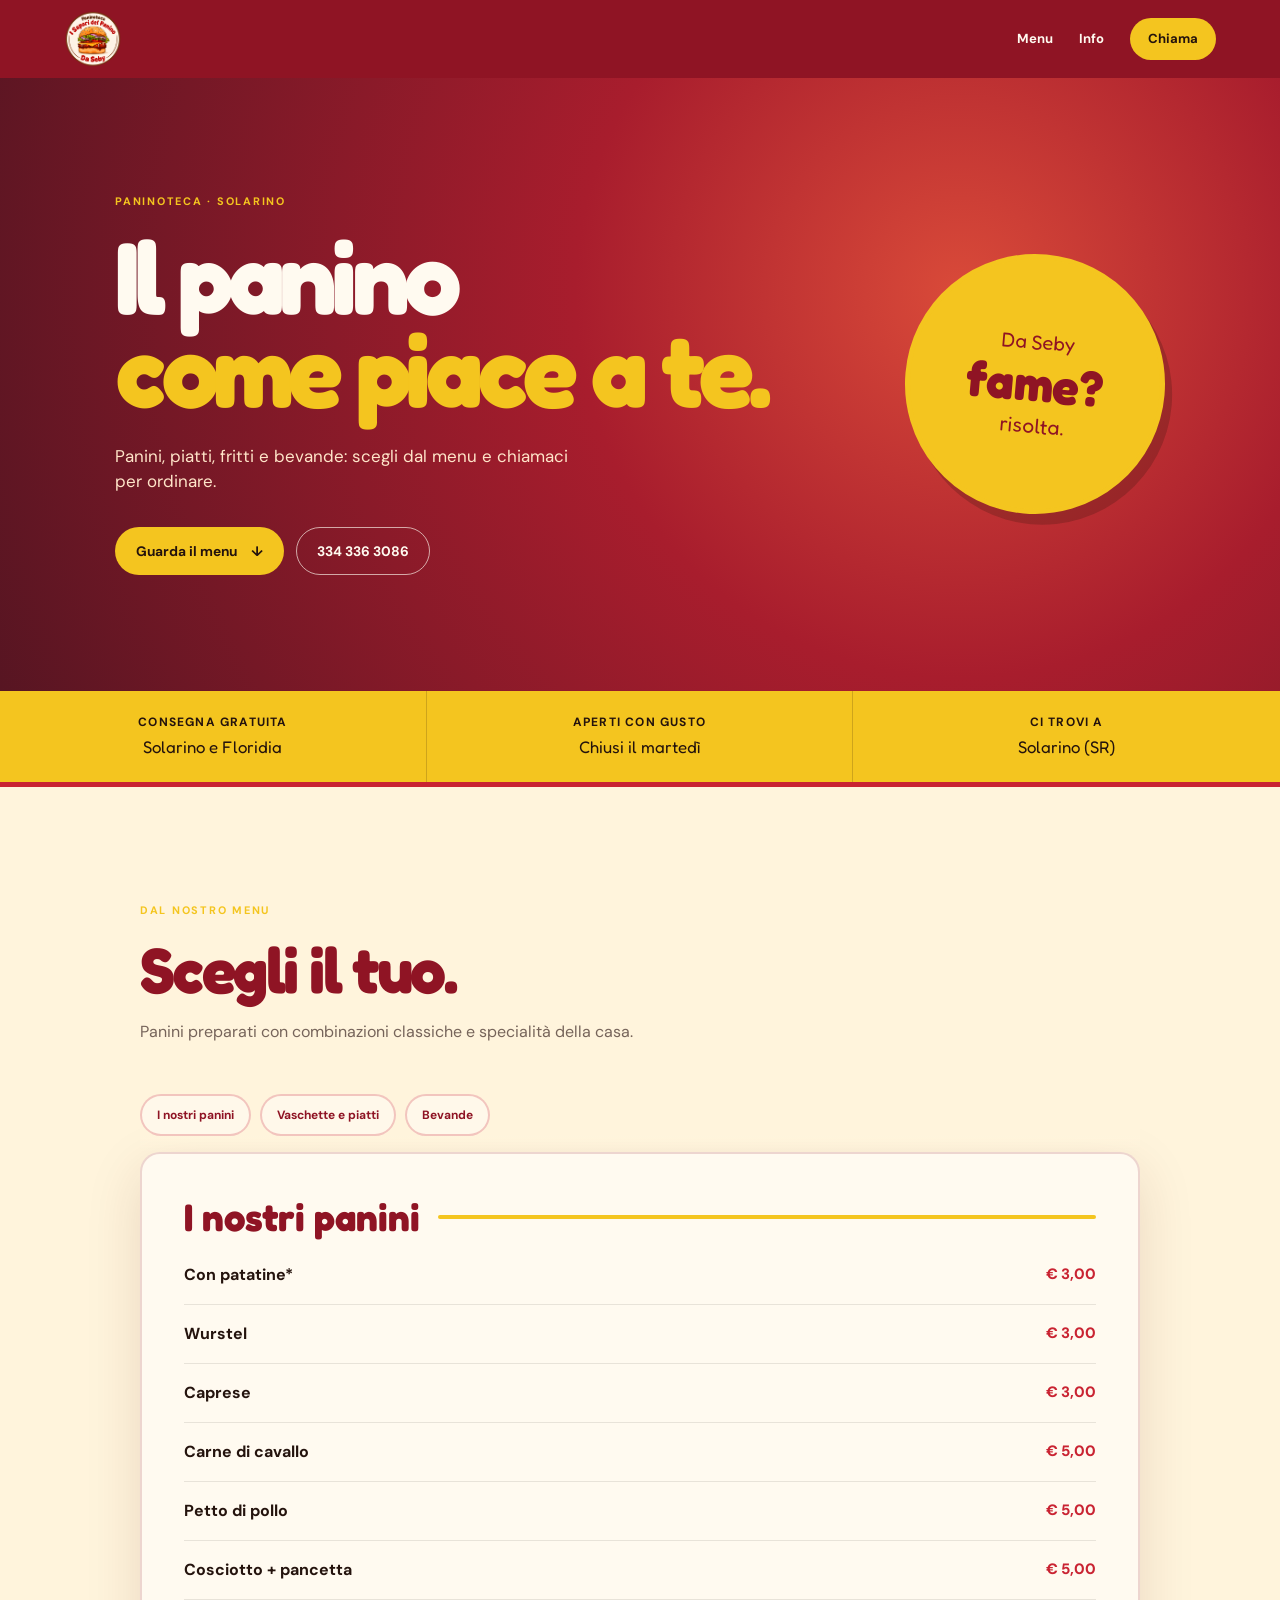
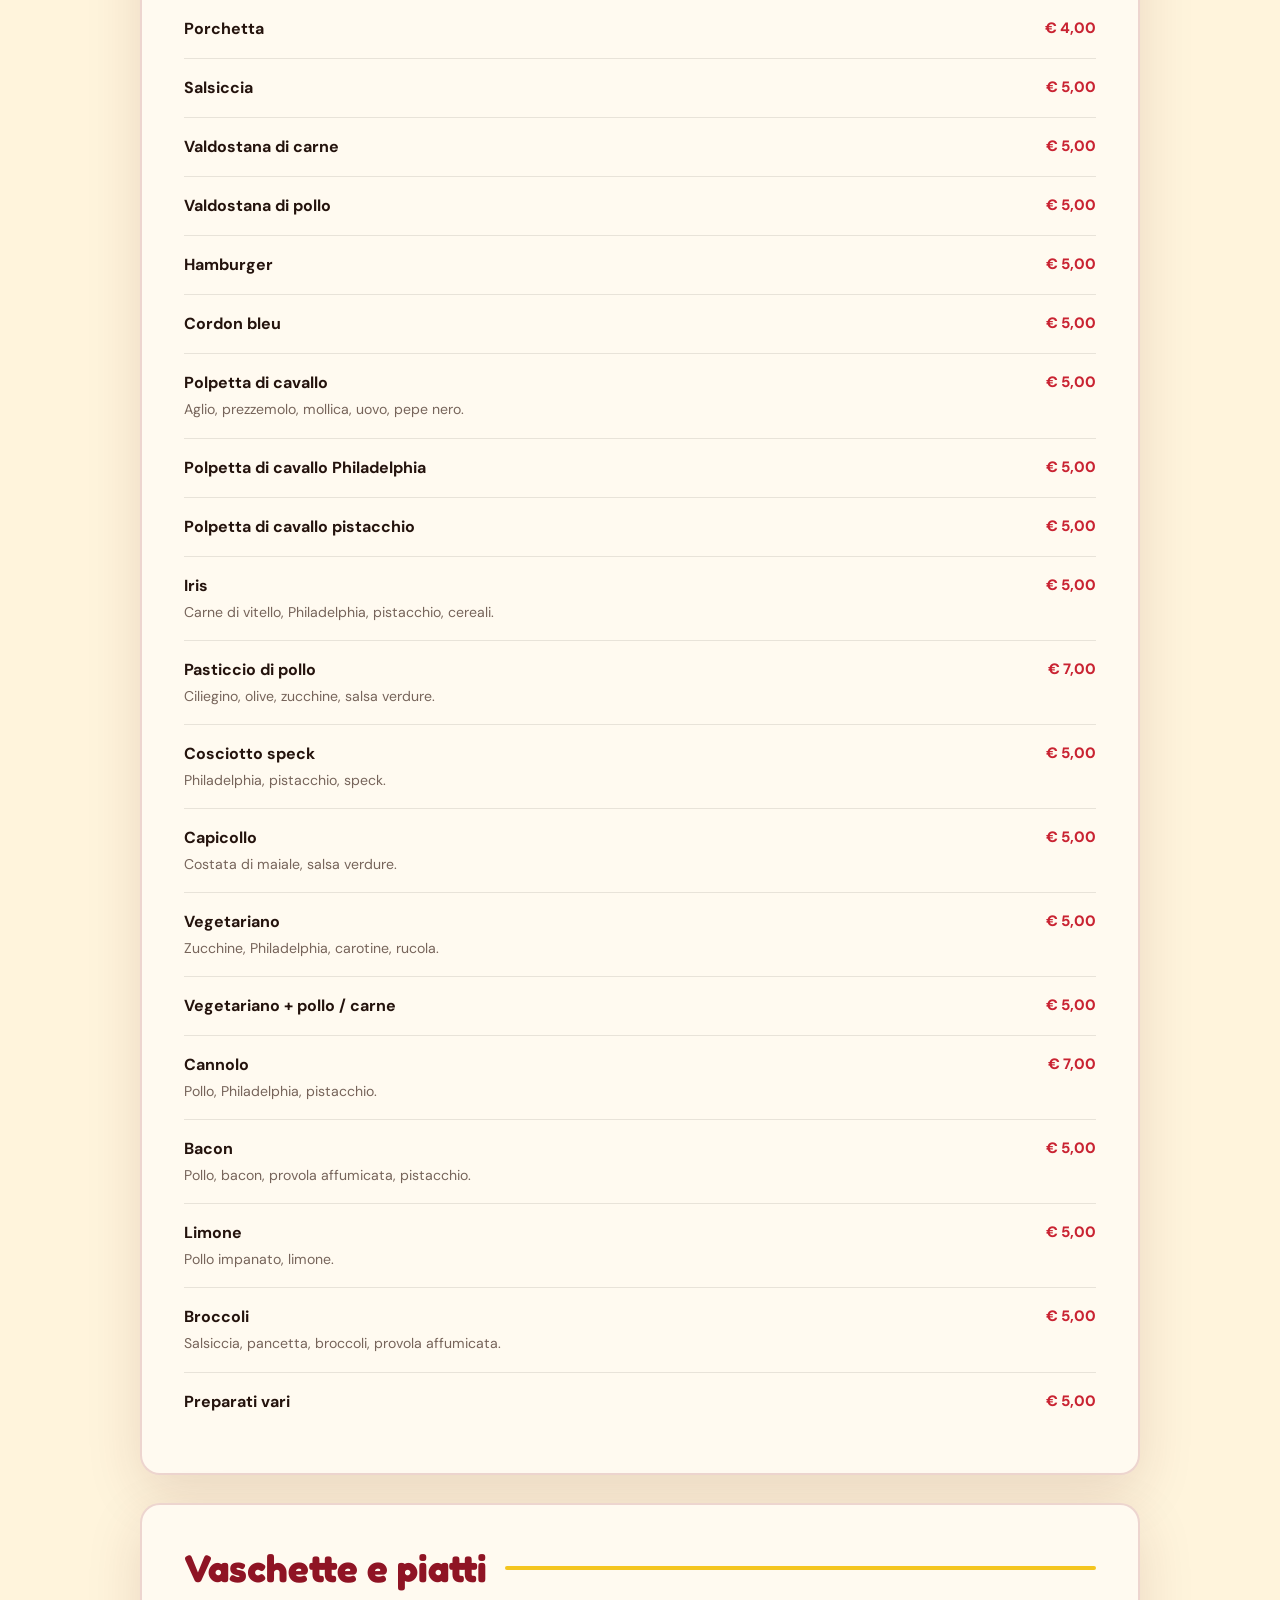
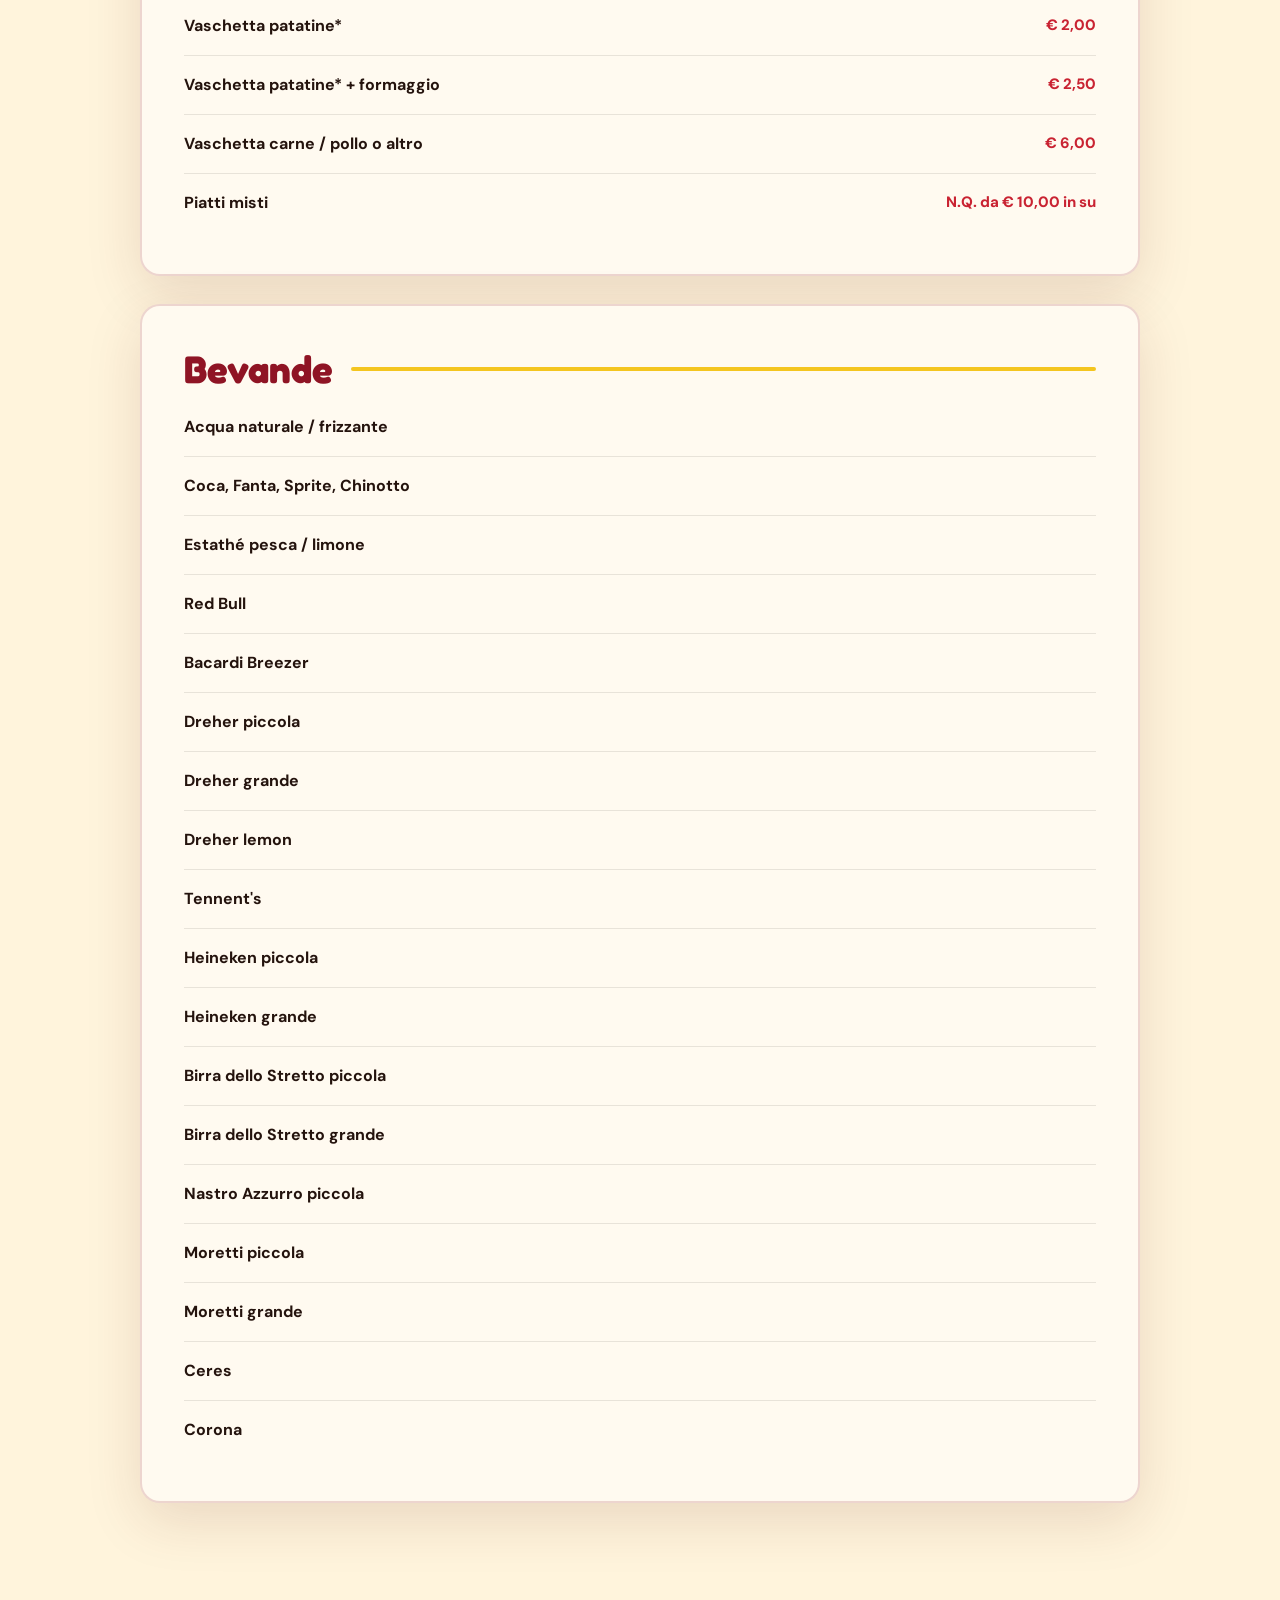
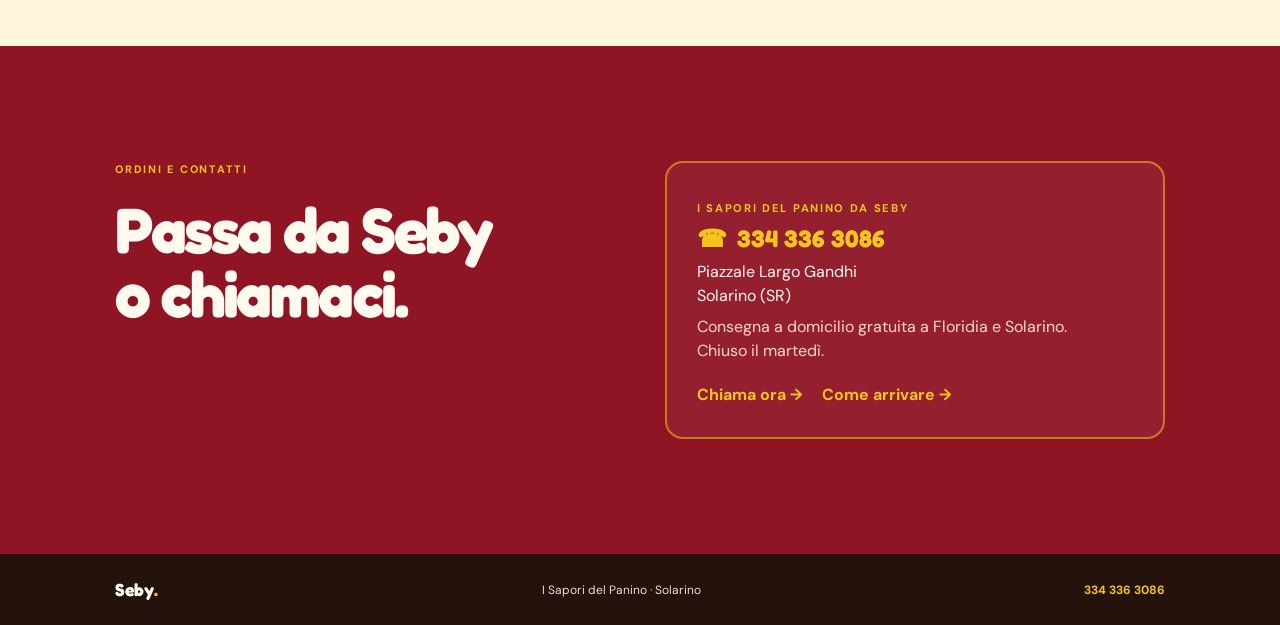
<file: sapori-del-panino-seby/index.html>
<!doctype html>
<html lang="it"><head><meta charset="utf-8"><meta name="viewport" content="width=device-width, initial-scale=1"><meta name="description" content="Menu digitale di I Sapori del Panino da Seby a Solarino. Panini, piatti, bevande e consegna a domicilio gratuita."><title>I Sapori del Panino da Seby | Solarino</title><link rel="preconnect" href="https://fonts.googleapis.com"><link rel="preconnect" href="https://fonts.gstatic.com" crossorigin><link href="https://fonts.googleapis.com/css2?family=DM+Sans:wght@400;500;600;700&family=Fredoka:wght@500;600;700&display=swap" rel="stylesheet"><link rel="stylesheet" href="style.css"></head><body>
<header class="site-header"><a class="brand" href="#top" aria-label="I Sapori del Panino da Seby"><img src="images/logo_no_bkg_rem.png" alt="I Sapori del Panino da Seby"></a><nav aria-label="Navigazione principale"><a href="#menu">Menu</a><a href="#info">Info</a><a class="nav-cta" href="tel:+393343363086">Chiama</a></nav></header>
<main id="top"><section class="hero"><div class="hero-copy"><p class="eyebrow">Paninoteca · Solarino</p><h1>Il panino<br><em>come piace a te.</em></h1><p class="hero-text">Panini, piatti, fritti e bevande: scegli dal menu e chiamaci per ordinare.</p><div class="hero-actions"><a class="button button-primary" href="#menu">Guarda il menu <span aria-hidden="true">↓</span></a><a class="button button-ghost" href="tel:+393343363086">334 336 3086</a></div></div><div class="hero-sticker" aria-hidden="true"><span>Da Seby</span><strong>fame?</strong><small>risolta.</small></div></section><section class="quick-info" aria-label="Informazioni rapide"><div><strong>Consegna gratuita</strong><span>Solarino e Floridia</span></div><div><strong>Aperti con gusto</strong><span>Chiusi il martedì</span></div><div><strong>Ci trovi a</strong><span>Solarino (SR)</span></div></section><section class="menu-section" id="menu"><div class="section-intro"><p class="eyebrow">Dal nostro menu</p><h2>Scegli il tuo.</h2><p>Panini preparati con combinazioni classiche e specialità della casa.</p></div><nav class="category-nav" id="category-nav" aria-label="Categorie del menu"></nav><div class="menu-grid" id="menu-content"><p class="loading">Caricamento del menu…</p></div></section><section class="info-section" id="info"><div><p class="eyebrow">Ordini e contatti</p><h2>Passa da Seby<br>o chiamaci.</h2></div><div class="info-card"><p class="info-label">I Sapori del Panino da Seby</p><p class="contact-line"><span class="contact-icon">☎</span><a href="tel:+393343363086">334 336 3086</a></p><p>Piazzale Largo Gandhi<br>Solarino (SR)</p><p class="muted">Consegna a domicilio gratuita a Floridia e Solarino.<br>Chiuso il martedì.</p><div class="contact-actions"><a class="text-link" href="tel:+393343363086">Chiama ora →</a><a class="text-link" href="https://www.google.com/maps/place/I+Sapori+del+panino+da+Seby/@37.0975884,15.1243647,17z/data=!4m10!1m2!2m1!1spaninoteca!3m6!1s0x1313d781119958d9:0x13cad2b3b939a800!8m2!3d37.0974291!4d15.1244602!15sCgpwYW5pbm90ZWNhWgwiCnBhbmlub3RlY2GSAQ1zYW5kd2ljdl9zaG9w4AEA!16s%2Fg%2F11kryf640r?entry=ttu" target="_blank" rel="noopener">Come arrivare →</a></div></div></section></main><footer><span class="footer-brand">Seby<span class="gold">.</span></span><span>I Sapori del Panino · Solarino</span><a href="tel:+393343363086">334 336 3086</a></footer>
<script>const nav=document.querySelector('#category-nav'),content=document.querySelector('#menu-content');const slug=t=>t.toLowerCase().normalize('NFD').replace(/[\u0300-\u036f]/g,'').replace(/[^a-z0-9]+/g,'-').replace(/^-|-$/g,'');const el=(t,x,c)=>{const n=document.createElement(t);if(x)n.textContent=x;if(c)n.className=c;return n};fetch('menu.json').then(r=>{if(!r.ok)throw Error(`HTTP ${r.status}`);return r.json()}).then(data=>{const cats=Array.isArray(data.categories)?data.categories:[];nav.replaceChildren();content.replaceChildren();cats.forEach((cat,i)=>{const id=`${slug(cat.name)}-${i}`,a=el('a',cat.name);a.href=`#${id}`;nav.append(a);const s=el('section',null,'menu-category');s.id=id;s.append(el('h3',cat.name));(cat.items||[]).forEach(item=>{const row=el('article',null,'menu-item'),body=el('div',null,'menu-item-body');body.append(el('h4',item.name));if(item.description)body.append(el('p',item.description));row.append(body,el('span',item.price||'','menu-price'));s.append(row)});content.append(s)});if(!cats.length)content.append(el('p','Il menu non è momentaneamente disponibile.','error'))}).catch(e=>{console.error(e);content.replaceChildren(el('p','Il menu non è momentaneamente disponibile.','error'))});</script></body></html>
</file>
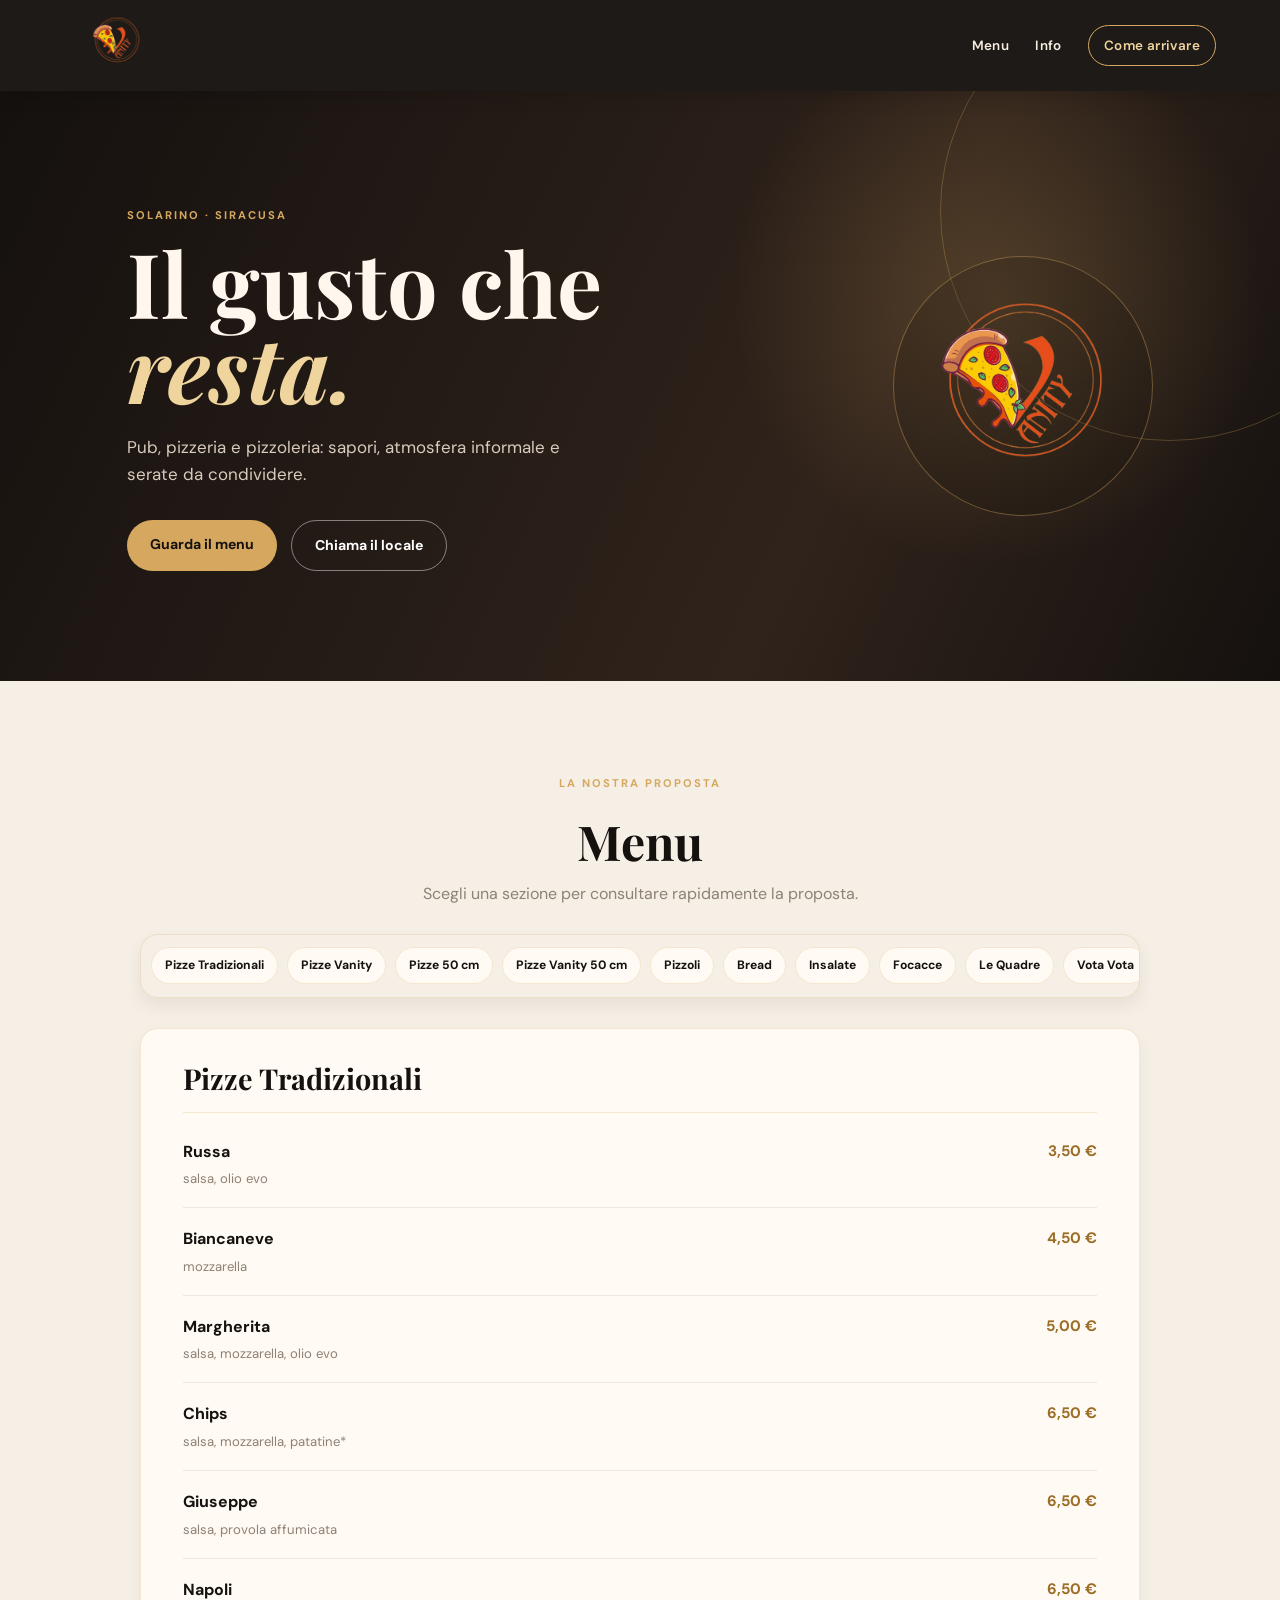
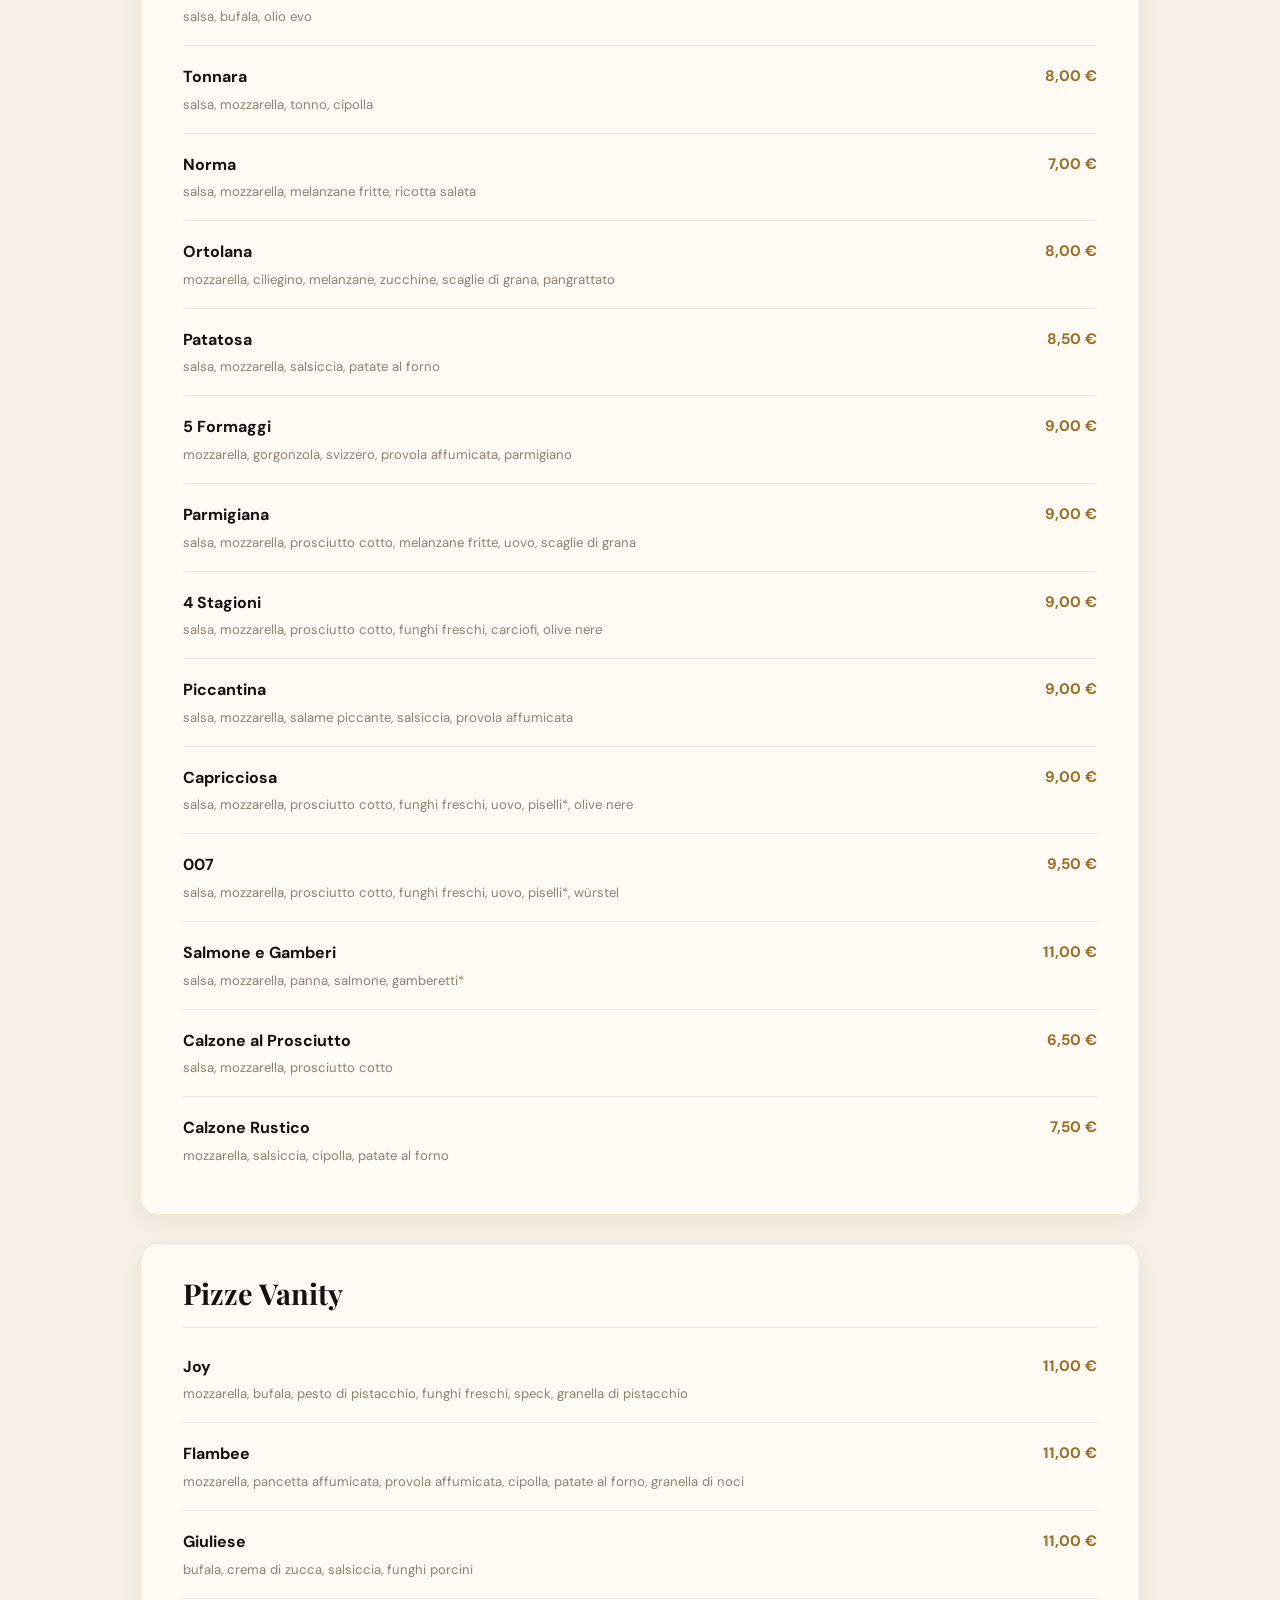
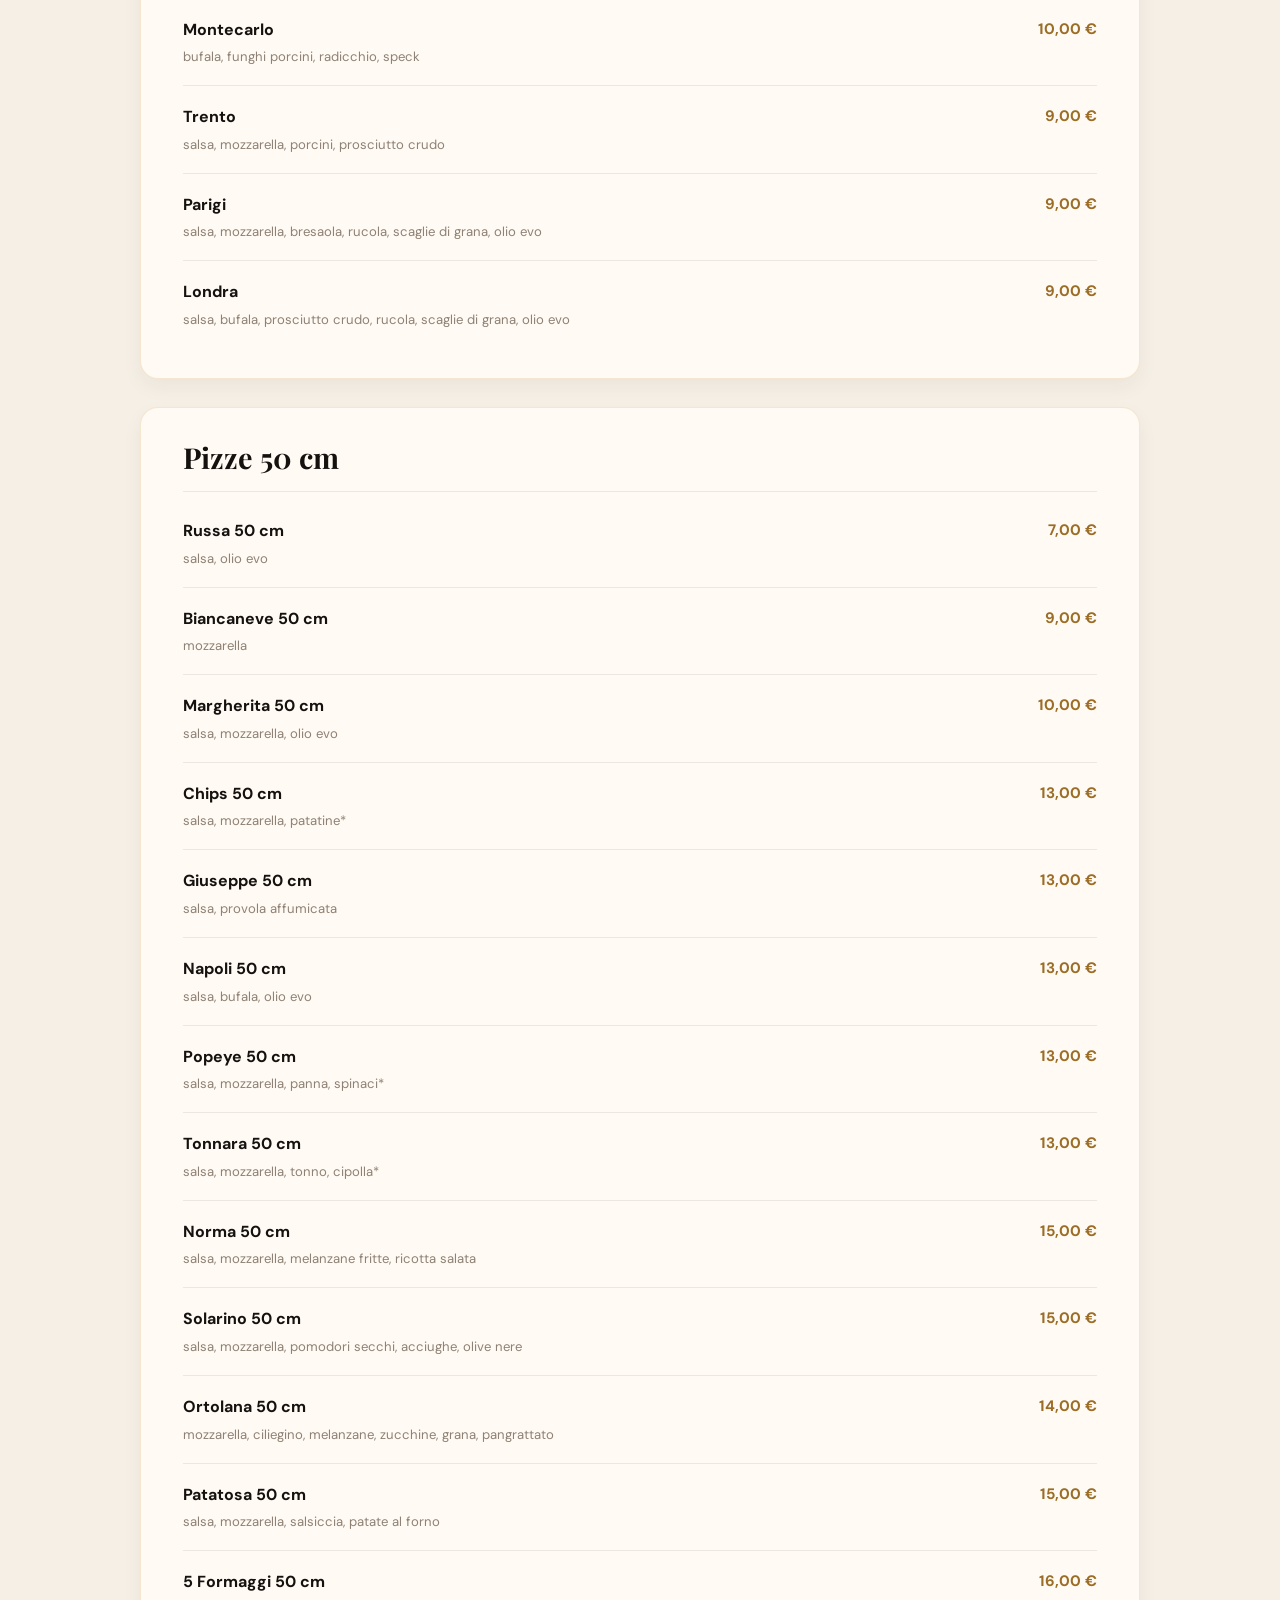
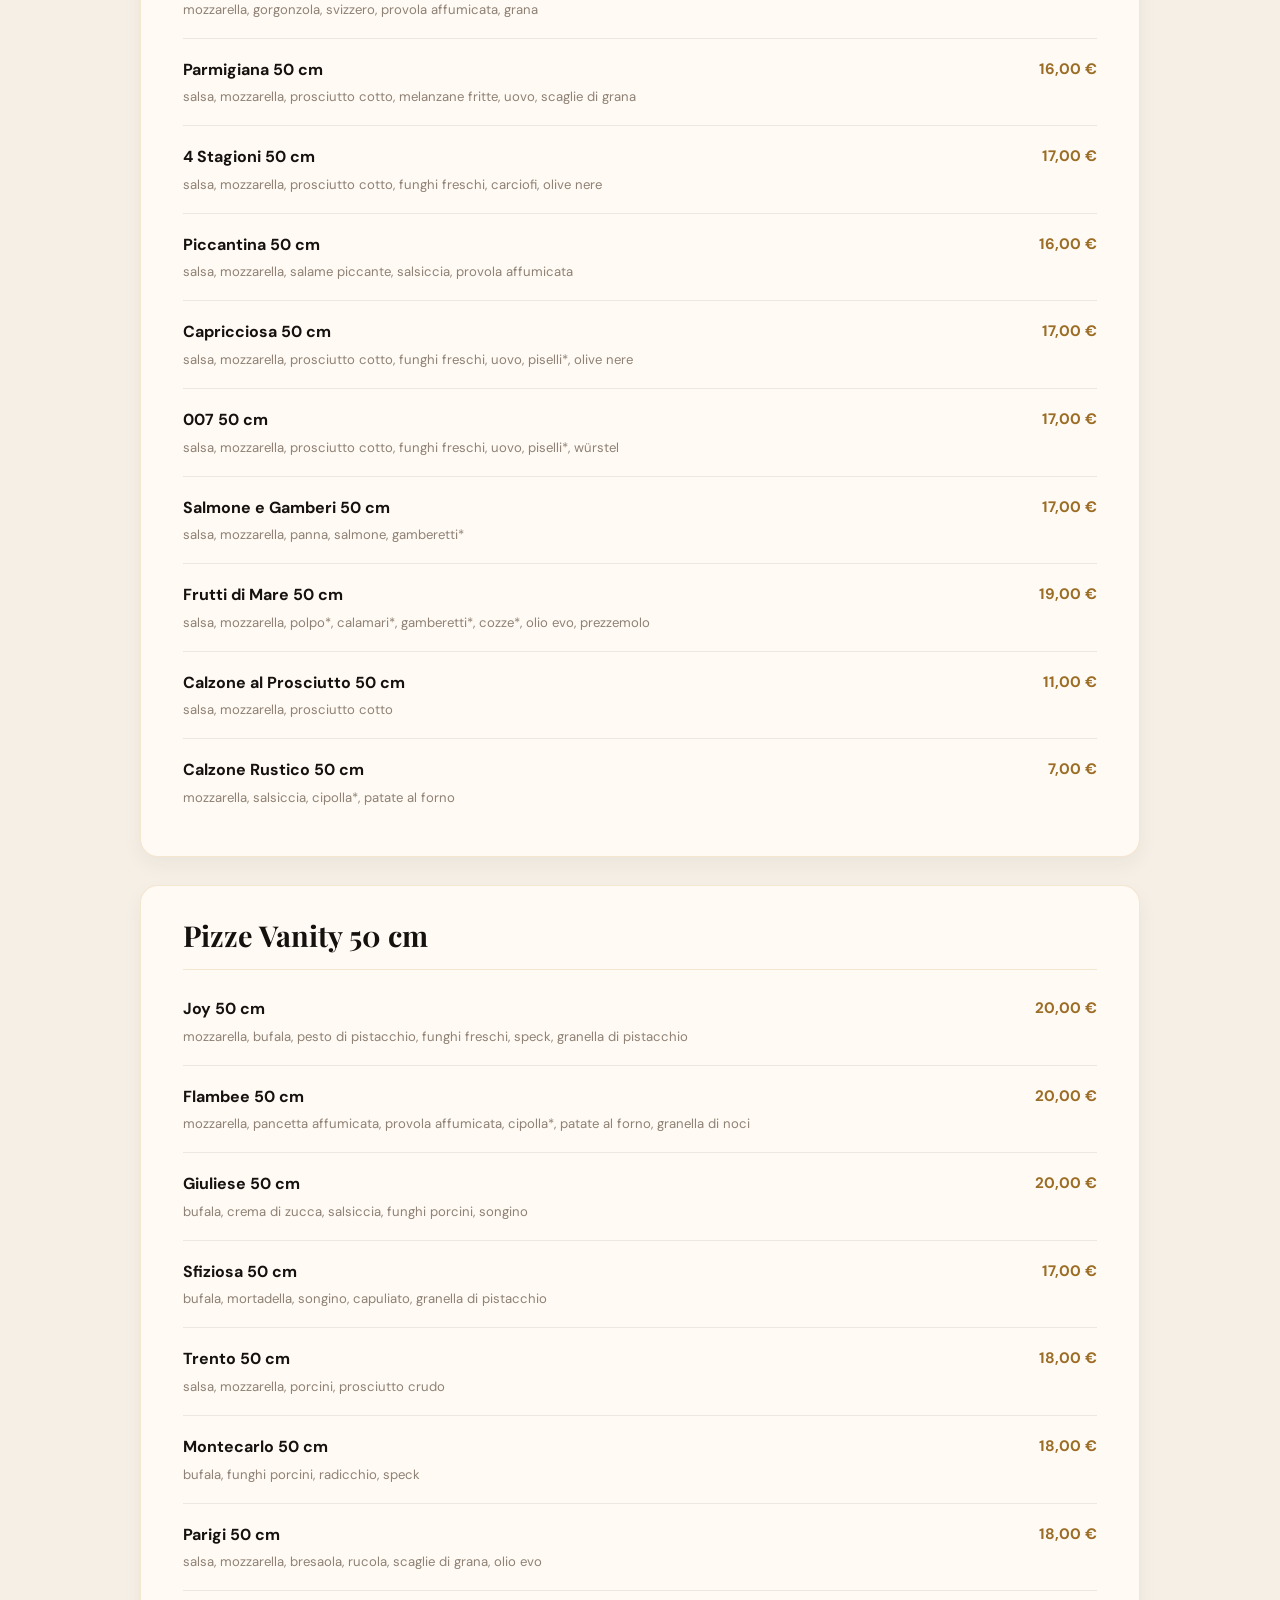
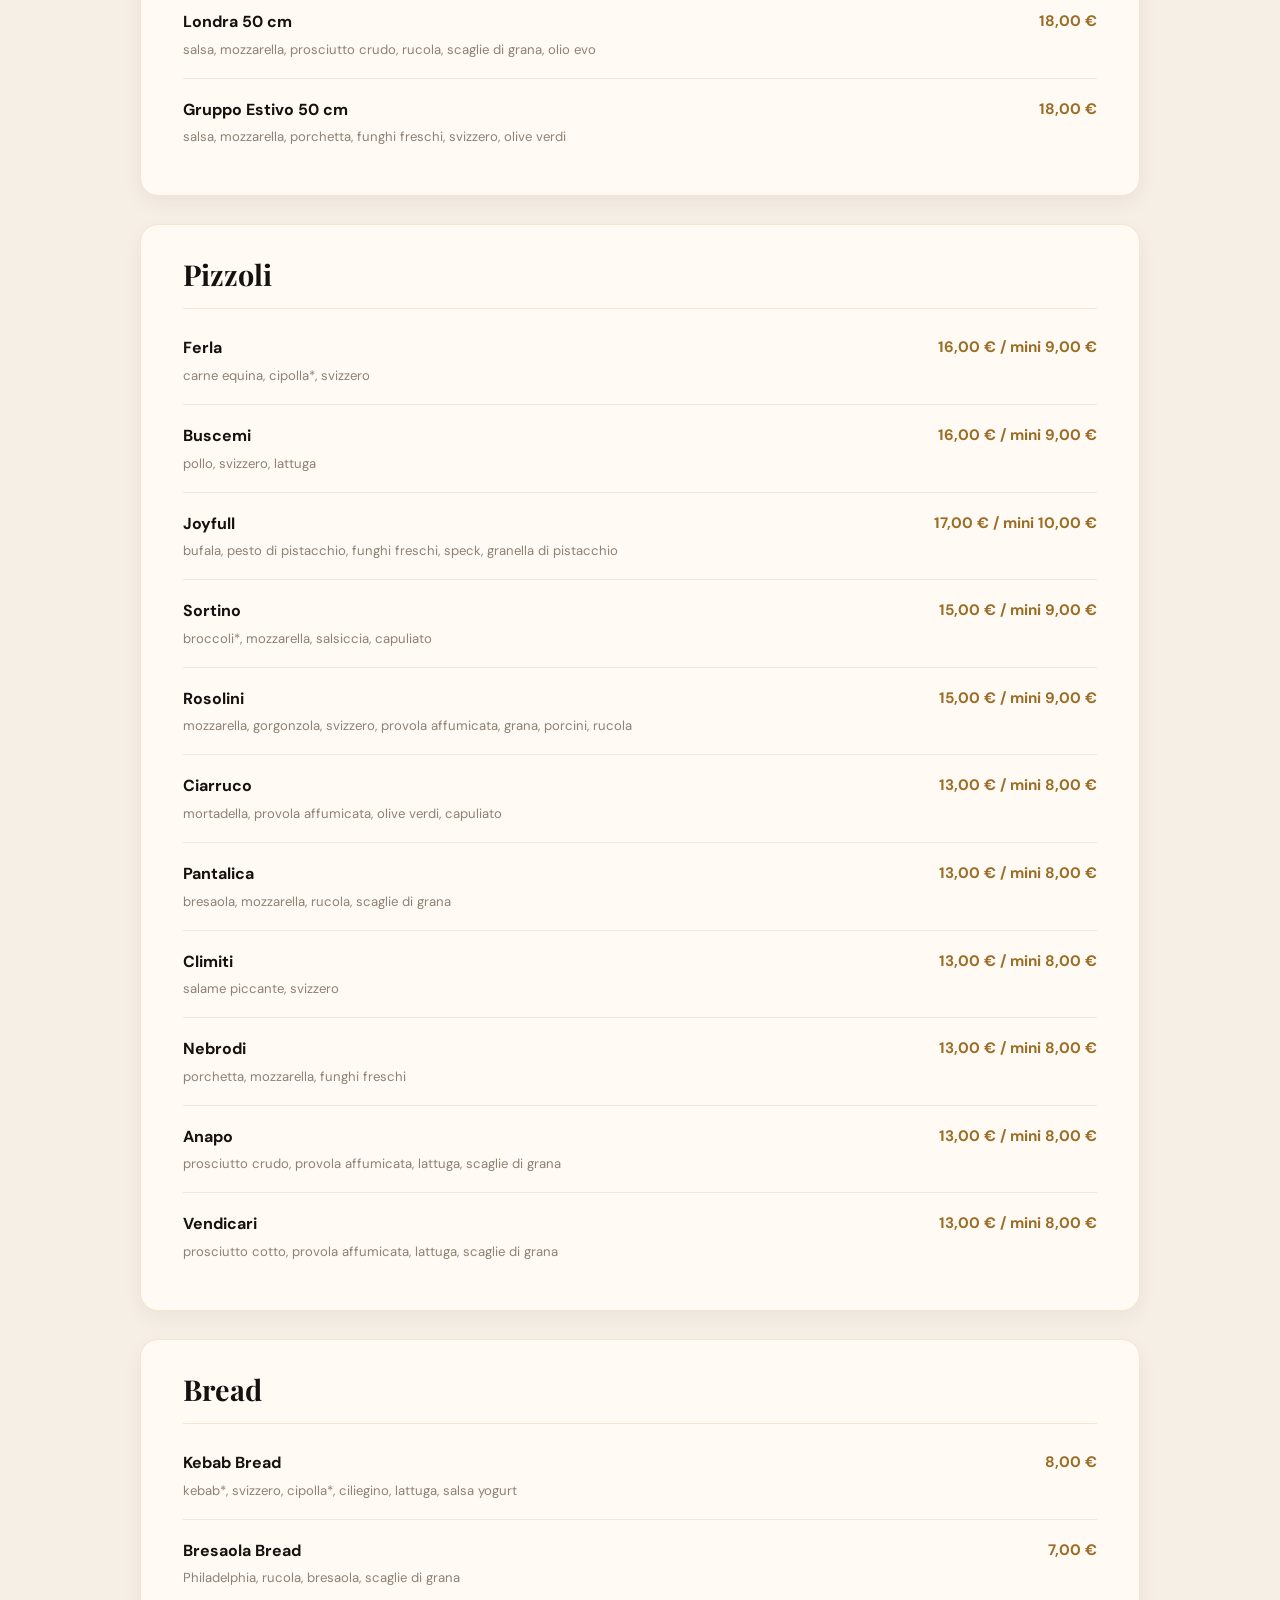
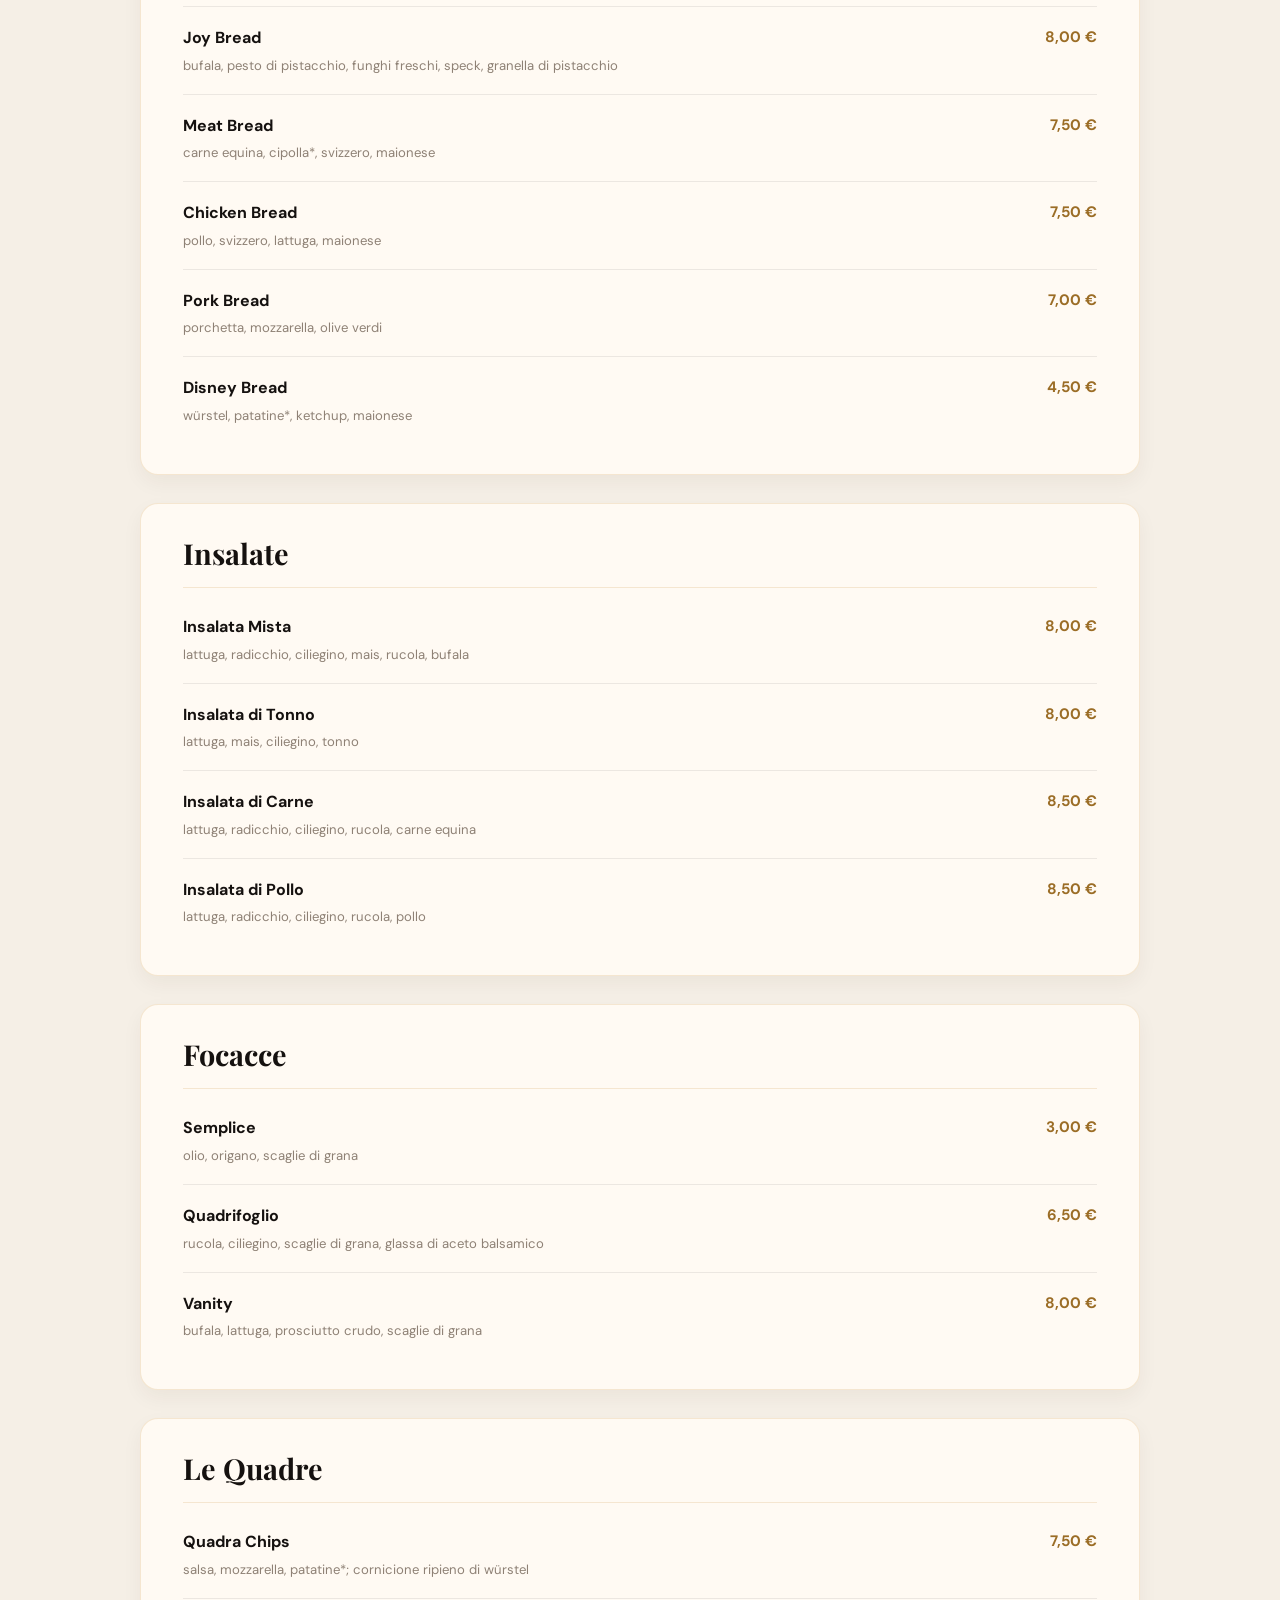
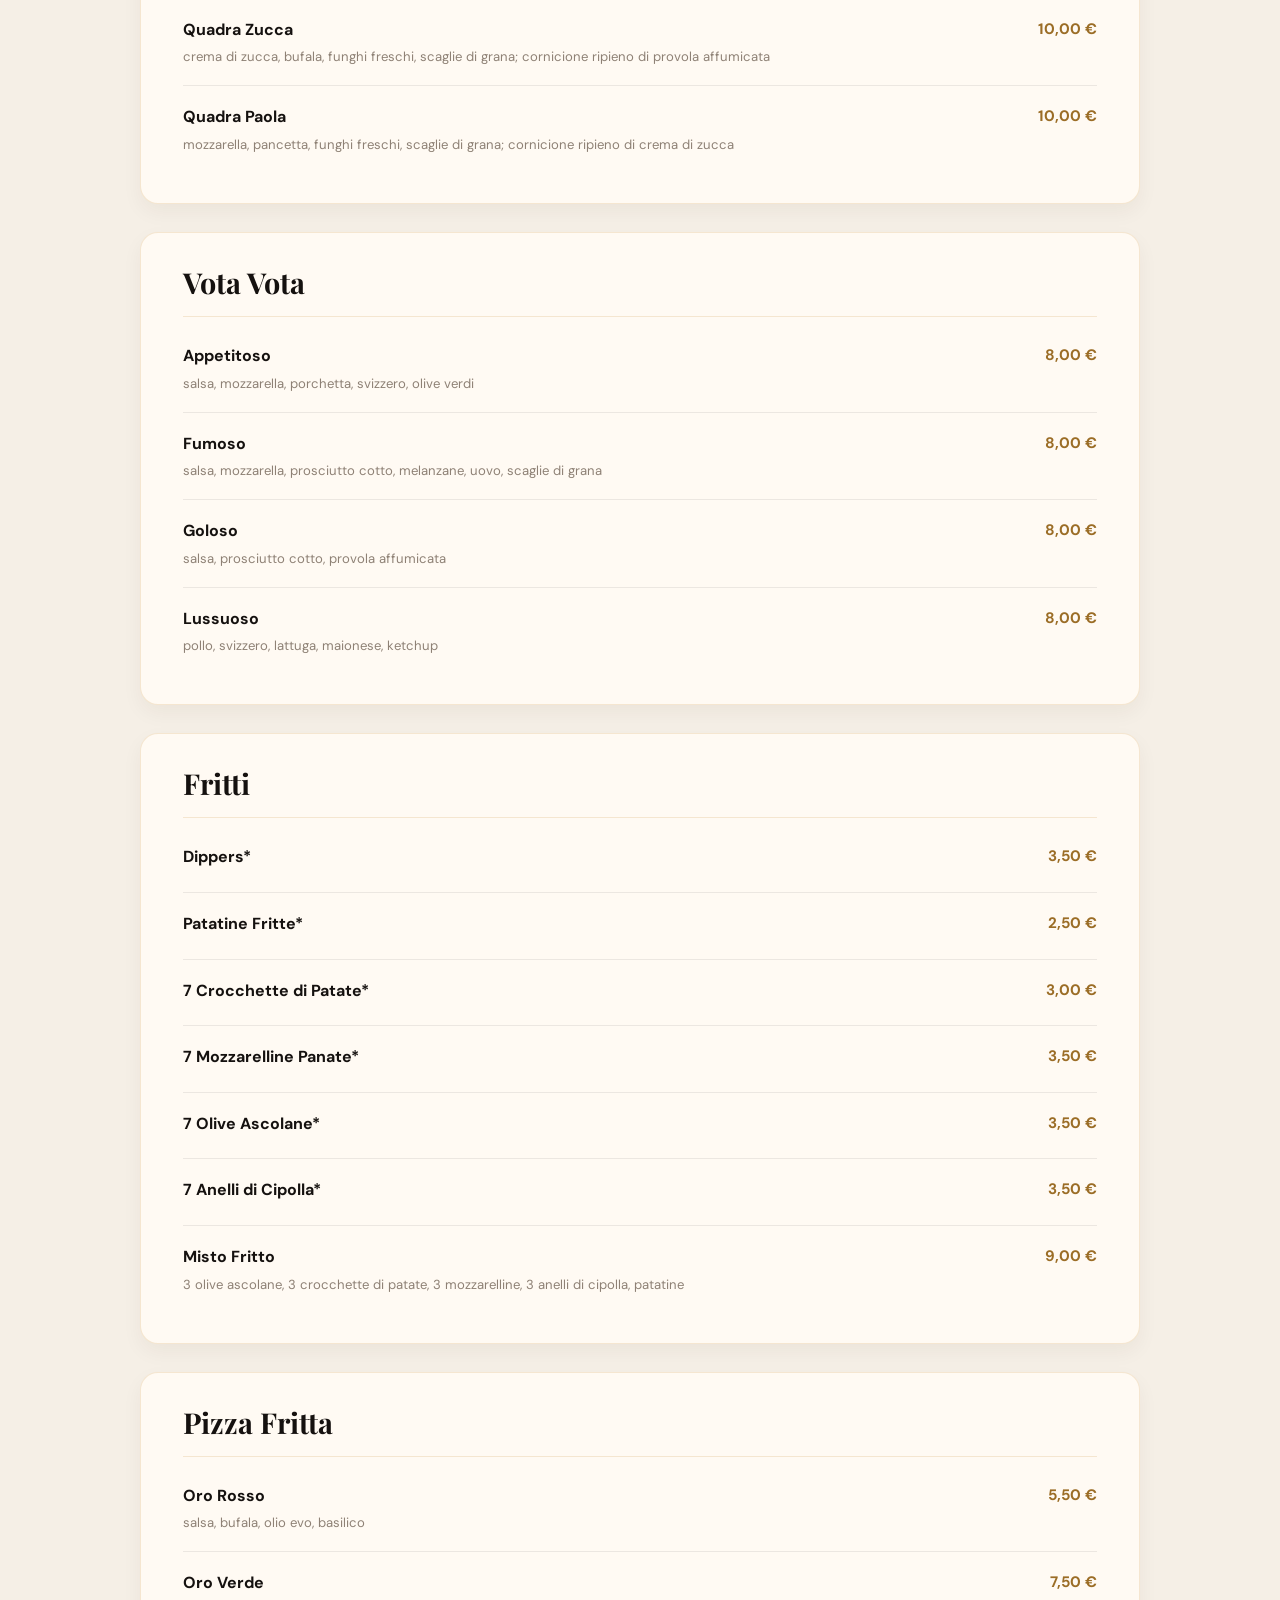
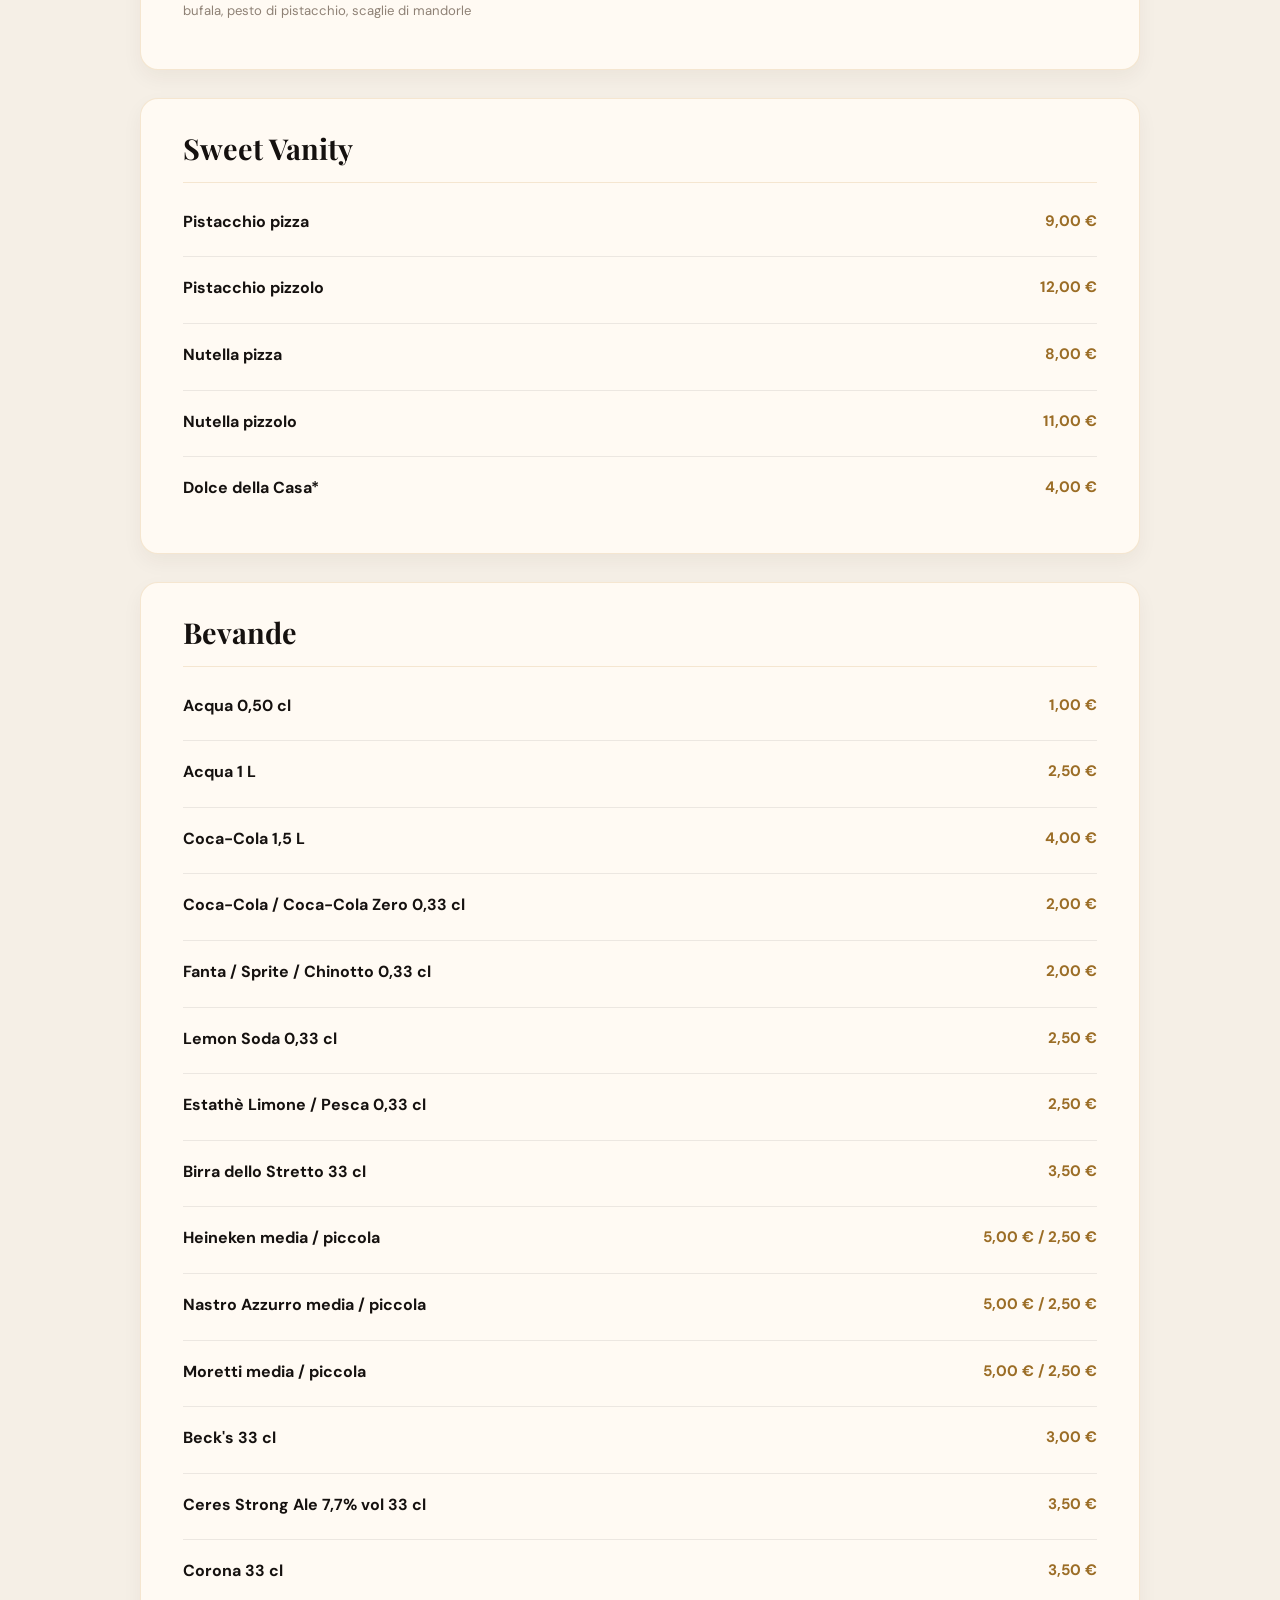
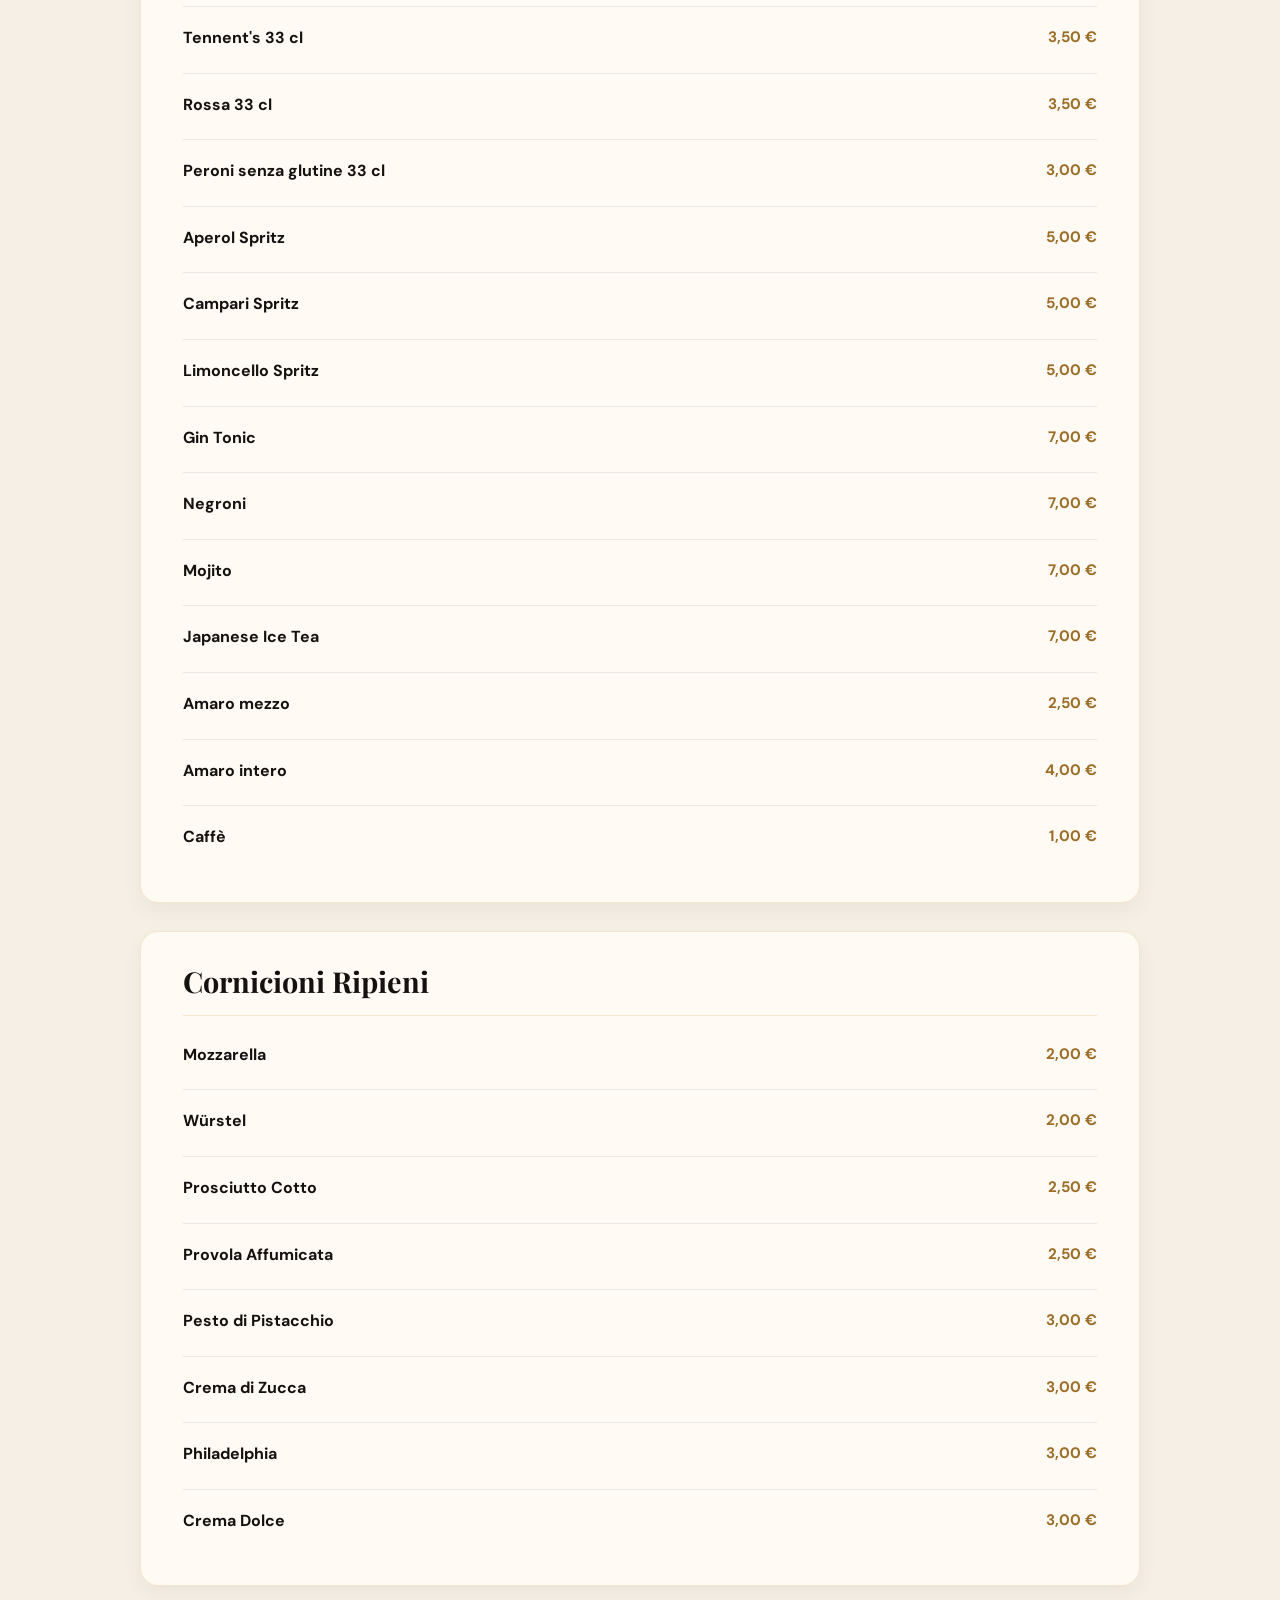
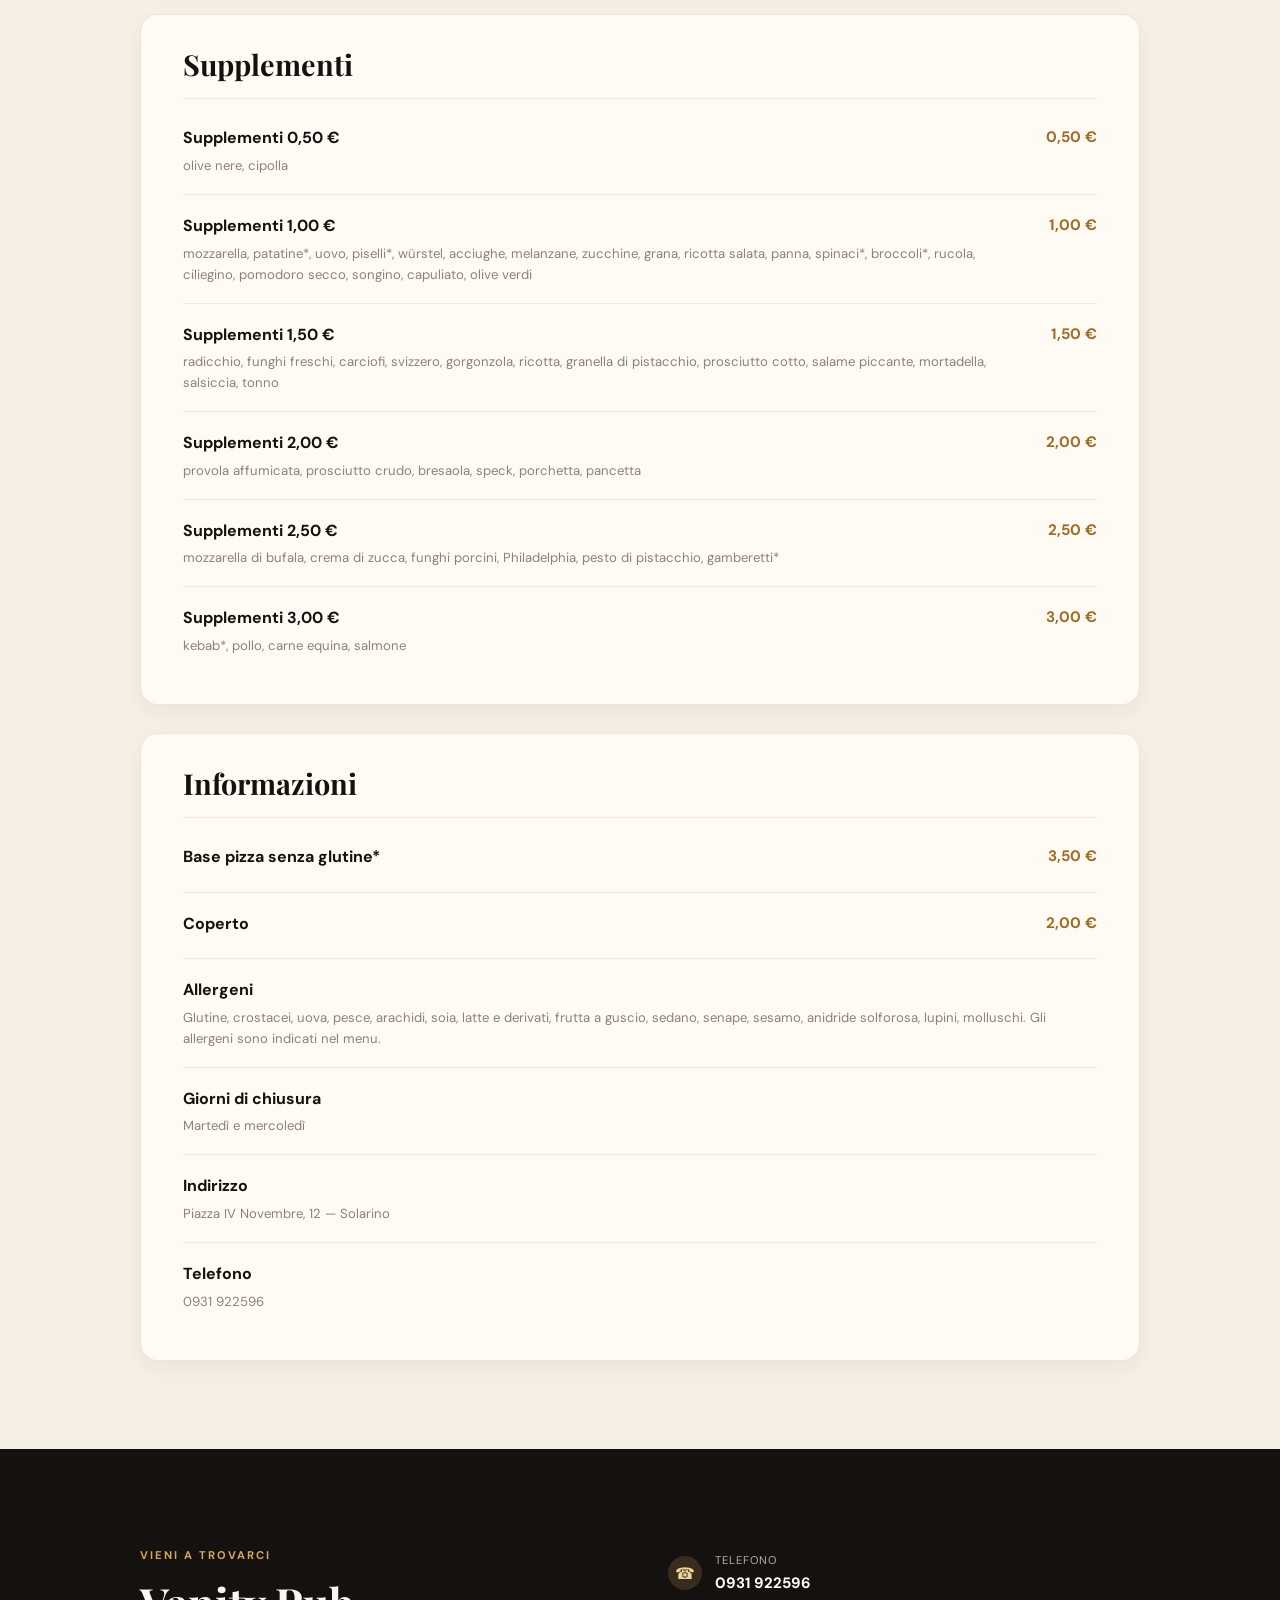
<file: vanity-solarino/index.html>
<!DOCTYPE html>
<html lang="it">
<head>
<meta charset="UTF-8"><meta name="viewport" content="width=device-width,initial-scale=1.0"><meta name="theme-color" content="#15110f"><meta name="description" content="Menu digitale di Vanity Pub Pizzeria Pizzoleria a Solarino."><title>Vanity Pub Pizzeria Pizzoleria | Menu</title><link rel="preconnect" href="https://fonts.googleapis.com"><link rel="preconnect" href="https://fonts.gstatic.com" crossorigin><link href="https://fonts.googleapis.com/css2?family=DM+Sans:wght@400;500;600;700&family=Playfair+Display:wght@600;700&display=swap" rel="stylesheet"><link rel="stylesheet" href="style.css">
</head>
<body>
<header class="site-header"><a class="brand" href="#top"><img src="images/logo_vanity_no_bkg.png" alt="Vanity Pub Pizzeria Pizzoleria"></a><nav><a href="#menu">Menu</a><a href="#info">Info</a><a class="nav-map" href="https://www.google.com/maps/place/Vanity+Pub+Pizzeria+Pizzoleria/@37.1019397,15.0398674,13z/data=!4m10!1m2!2m1!1svanity!3m6!1s0x1313d6b0f3d8526b:0xb6e4496b74727110!8m2!3d37.1019397!4d15.1160851!15sCgZ2YW5pdHlaCCIGdmFuaXR5kgEQcGl6emFfcmVzdGF1cmFudOABAA!16s%2Fg%2F1tdj7k2_!5m2!1e4!1e3?entry=ttu&amp;g_ep=EgoyMDI2MDgxOS4wIKXMDSoASAFQAw%3D%3D" target="_blank" rel="noopener">Come arrivare</a></nav></header>
<main id="top"><section class="hero"><div class="hero-glow"></div><div class="hero-inner"><div class="hero-copy"><span class="eyebrow">Solarino · Siracusa</span><h1>Il gusto che<br><em>resta.</em></h1><p>Pub, pizzeria e pizzoleria: sapori, atmosfera informale e serate da condividere.</p><div class="hero-actions"><a class="button button-gold" href="#menu">Guarda il menu</a><a class="button button-outline" href="tel:+390931922596">Chiama il locale</a></div></div><div class="hero-mark"><img src="images/logo_vanity_no_bkg.png" alt="Logo Vanity"></div></div></section><section id="menu" class="menu-section"><div class="section-heading"><span class="eyebrow">La nostra proposta</span><h2>Menu</h2><p>Scegli una sezione per consultare rapidamente la proposta.</p></div><div id="category-nav" class="category-nav" aria-label="Sezioni del menu"></div><div id="menu-container" class="menu-grid"><div class="loading">Caricamento del menu…</div></div></section><section id="info" class="info-section"><div class="info-card"><div><span class="eyebrow">Vieni a trovarci</span><h2>Vanity Pub<br>Pizzeria Pizzoleria</h2><p class="location">Piazza IV Novembre, 12 · Solarino (SR)</p><p class="hours">Chiuso martedì e mercoledì</p></div><div class="info-actions"><a class="contact-row" href="tel:+390931922596"><span class="contact-icon">☎</span><span><small>Telefono</small><strong>0931 922596</strong></span></a><a class="contact-row" href="mailto:gianlucagiurdanella@gmail.com"><span class="contact-icon">✉</span><span><small>Email</small><strong>gianlucagiurdanella@gmail.com</strong></span></a><a class="map-button" href="https://www.google.com/maps/place/Vanity+Pub+Pizzeria+Pizzoleria/@37.1019397,15.0398674,13z/data=!4m10!1m2!2m1!1svanity!3m6!1s0x1313d6b0f3d8526b:0xb6e4496b74727110!8m2!3d37.1019397!4d15.1160851!15sCgZ2YW5pdHlaCCIGdmFuaXR5kgEQcGl6emFfcmVzdGF1cmFudOABAA!16s%2Fg%2F1tdj7k2_!5m2!1e4!1e3?entry=ttu&amp;g_ep=EgoyMDI2MDgxOS4wIKXMDSoASAFQAw%3D%3D" target="_blank" rel="noopener">Apri su Google Maps <span>↗</span></a></div></div></section></main><footer><img src="images/logo_vanity_no_bkg.png" alt="Vanity"><p>Pub · Pizzeria · Pizzoleria</p><small>© 2026 Vanity Solarino</small></footer>
<script>
const esc=(value)=>String(value??'').replace(/[&<>'"]/g,c=>({'&':'&amp;','<':'&lt;','>':'&gt;',"'":'&#39;','"':'&quot;'}[c]));const isObject=v=>v!==null&&typeof v==='object';const getName=v=>v.name??v.title??v.nome??v.prodotto??'';const getDescription=v=>v.description??v.desc??v.descrizione??'';const getPrice=v=>v.price??v.prezzo??'';
function looksLikeDish(v){return isObject(v)&&Boolean(getName(v)||getPrice(v)||getDescription(v))}function dishList(value){if(Array.isArray(value))return value.flatMap(dishList);if(!isObject(value))return[];if(looksLikeDish(value))return[value];for(const key of['items','products','dishes','piatti','voci','prodotti'])if(Array.isArray(value[key]))return value[key].flatMap(dishList);return Object.values(value).flatMap(dishList)}function sectionsFromMenu(data){const source=data.categories??data.category??data.sections??data.sezioni??data.menu??data;if(Array.isArray(source))return[['Menu',source]];if(!isObject(source))return[];return Object.entries(source).map(([title,value])=>[title,dishList(value)]).filter(([,items])=>items.length)}
fetch('menu.json').then(r=>{if(!r.ok)throw Error('HTTP '+r.status);return r.json()}).then(data=>{const root=document.getElementById('menu-container');const nav=document.getElementById('category-nav');const sections=sectionsFromMenu(data);root.innerHTML='';nav.innerHTML='';if(!sections.length){root.innerHTML='<p class="loading">Il menu è in aggiornamento.</p>';return}sections.forEach(([title,items],index)=>{const id='section-'+index;const link=document.createElement('a');link.href='#'+id;link.textContent=title;nav.appendChild(link);const article=document.createElement('article');article.className='menu-category';article.id=id;const heading=document.createElement('h3');heading.textContent=title;article.appendChild(heading);items.forEach(item=>{const row=document.createElement('div');row.className='menu-item';const info=document.createElement('div');const name=document.createElement('h4');name.textContent=getName(item);const description=document.createElement('p');description.textContent=getDescription(item);info.append(name,description);const price=document.createElement('strong');price.className='menu-price';price.textContent=getPrice(item);row.append(info,price);article.appendChild(row)});root.appendChild(article)})}).catch(error=>{console.error('Errore menu:',error);document.getElementById('menu-container').innerHTML='<p class="loading">Il menu non è momentaneamente disponibile.</p>'});
</script>
</body>
</html>
</file>
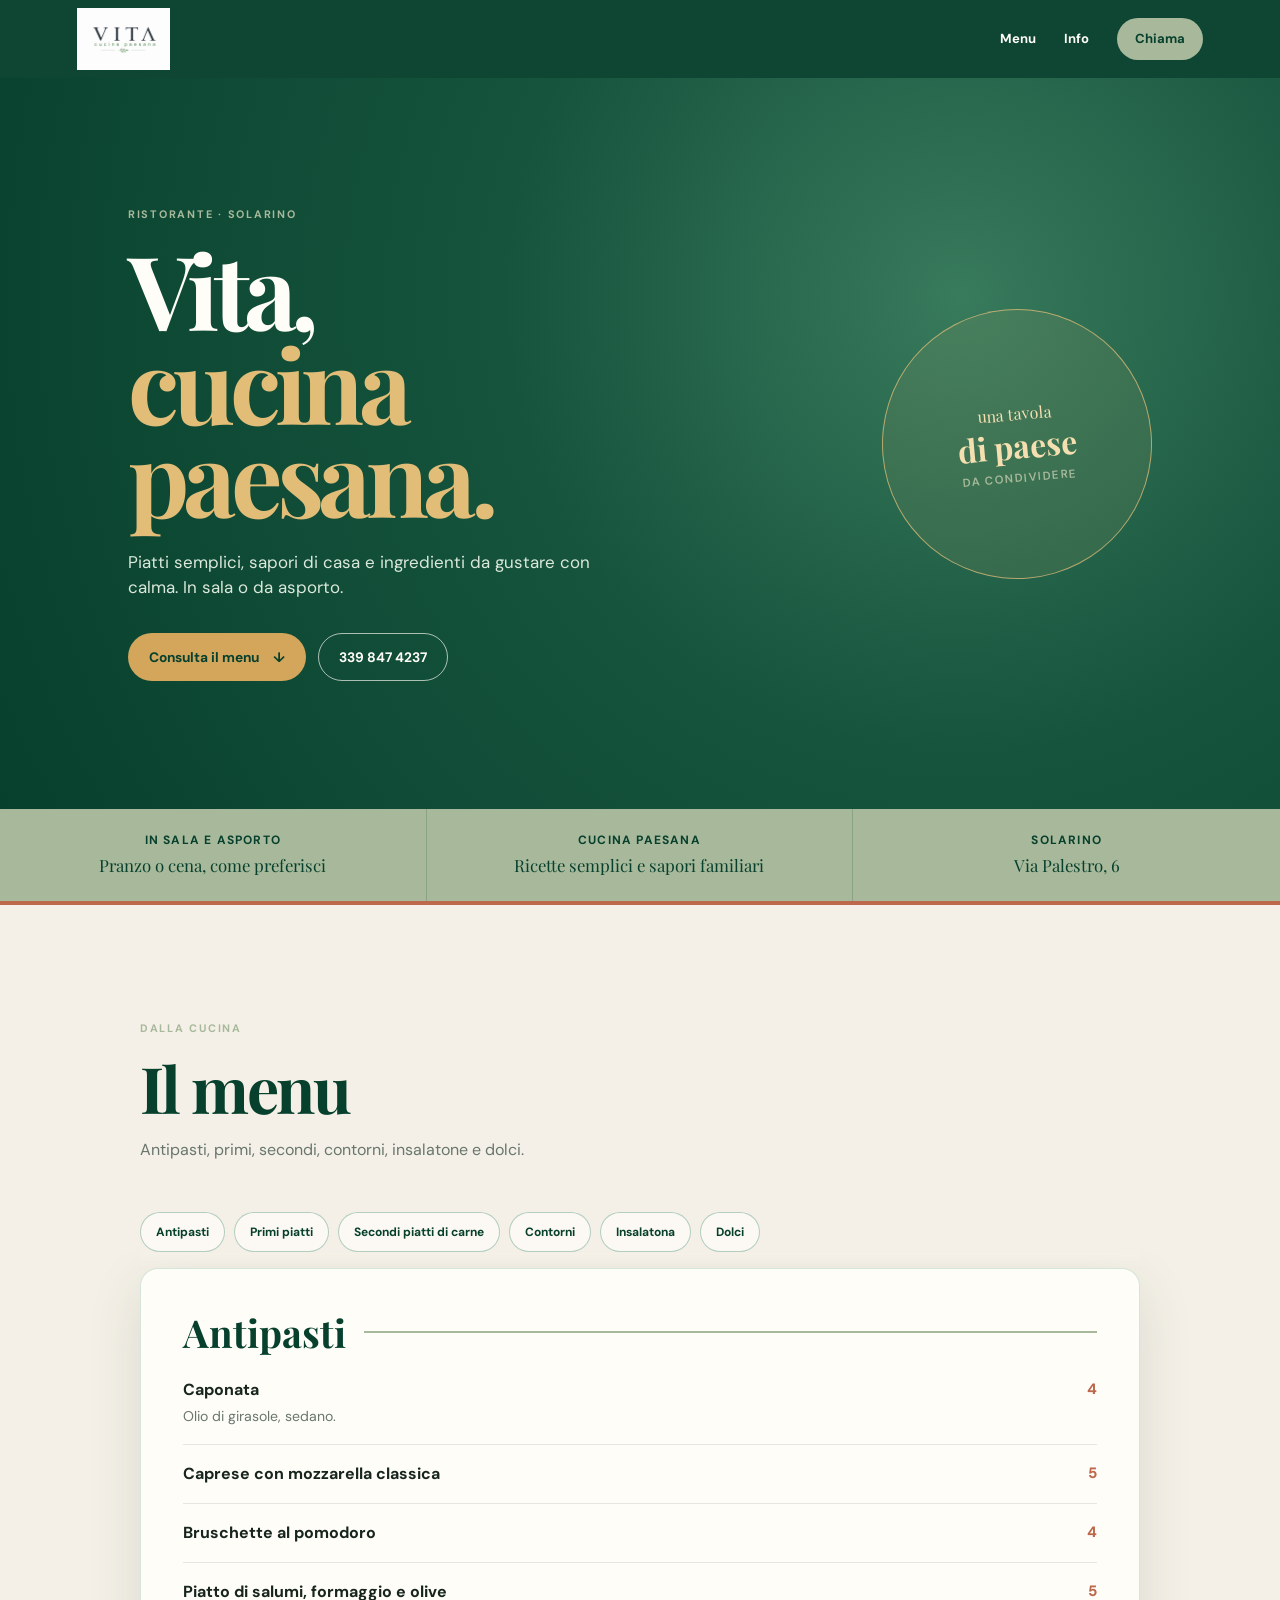
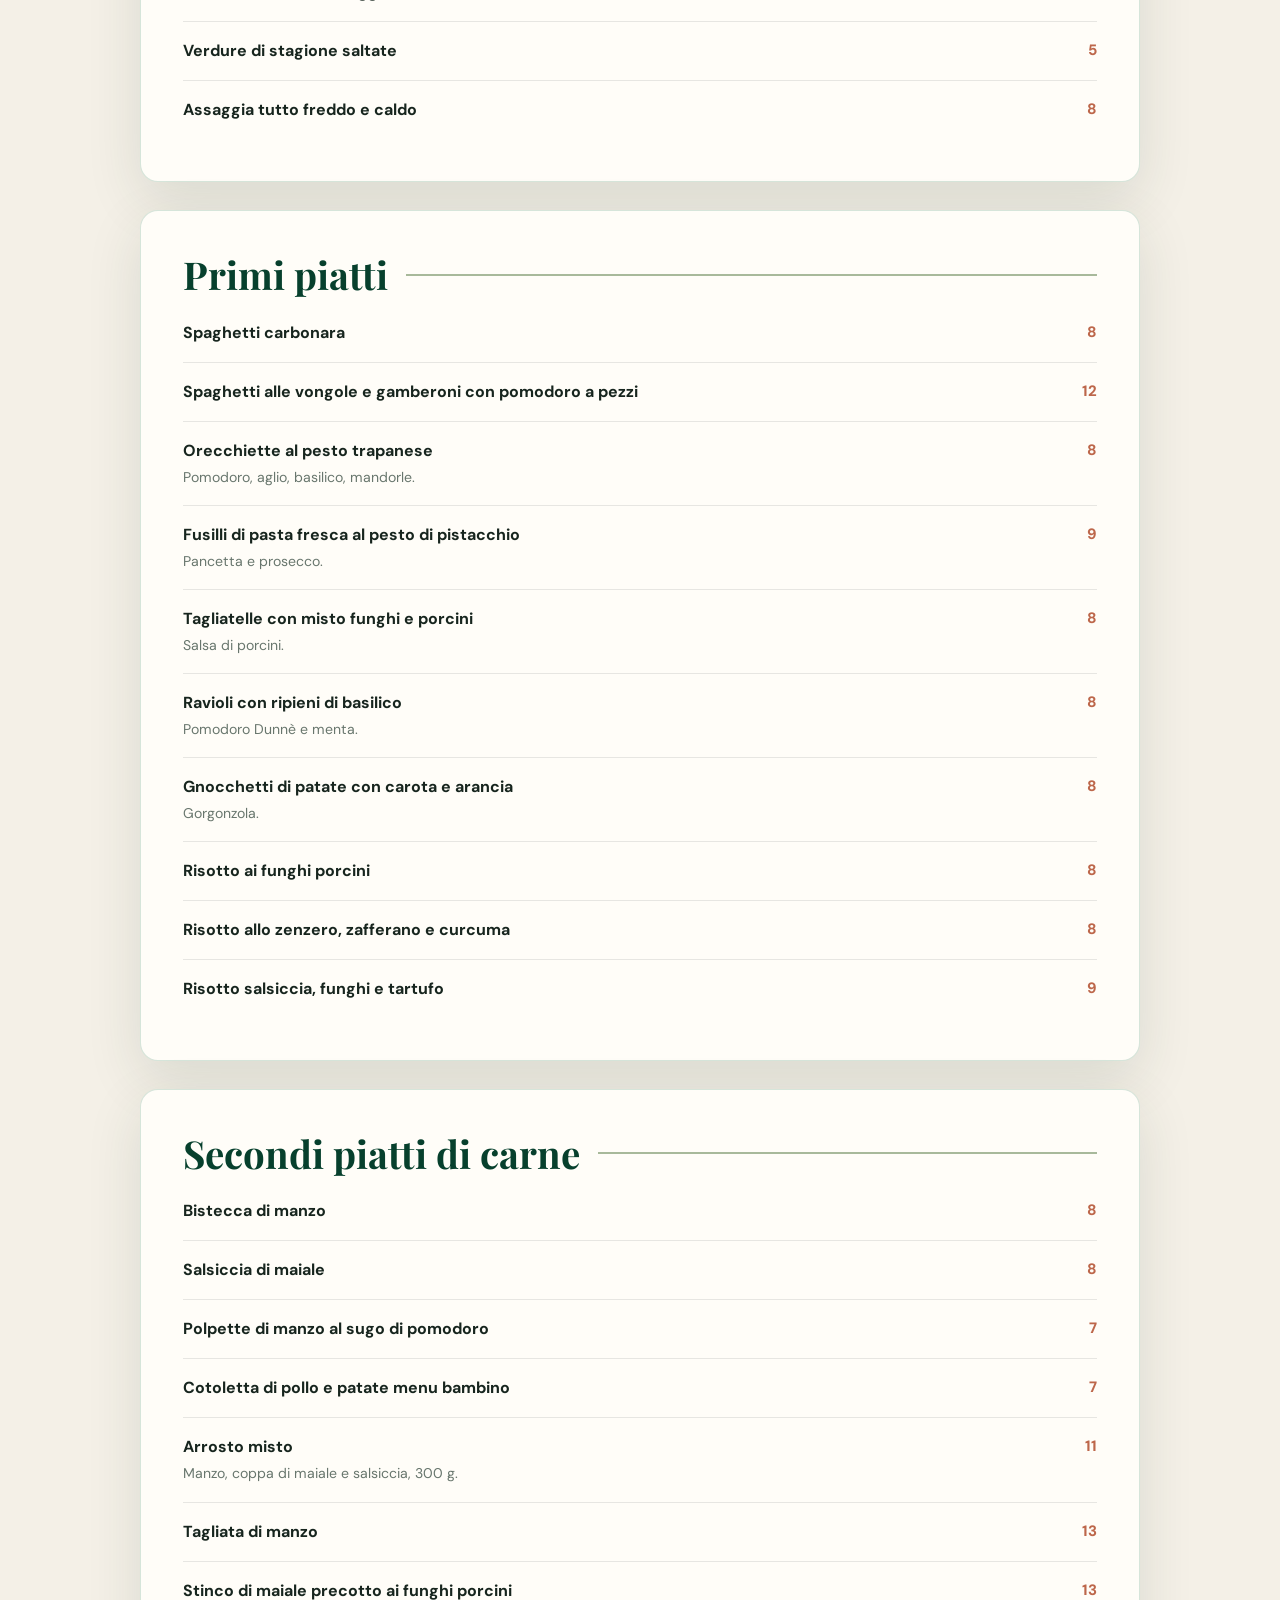
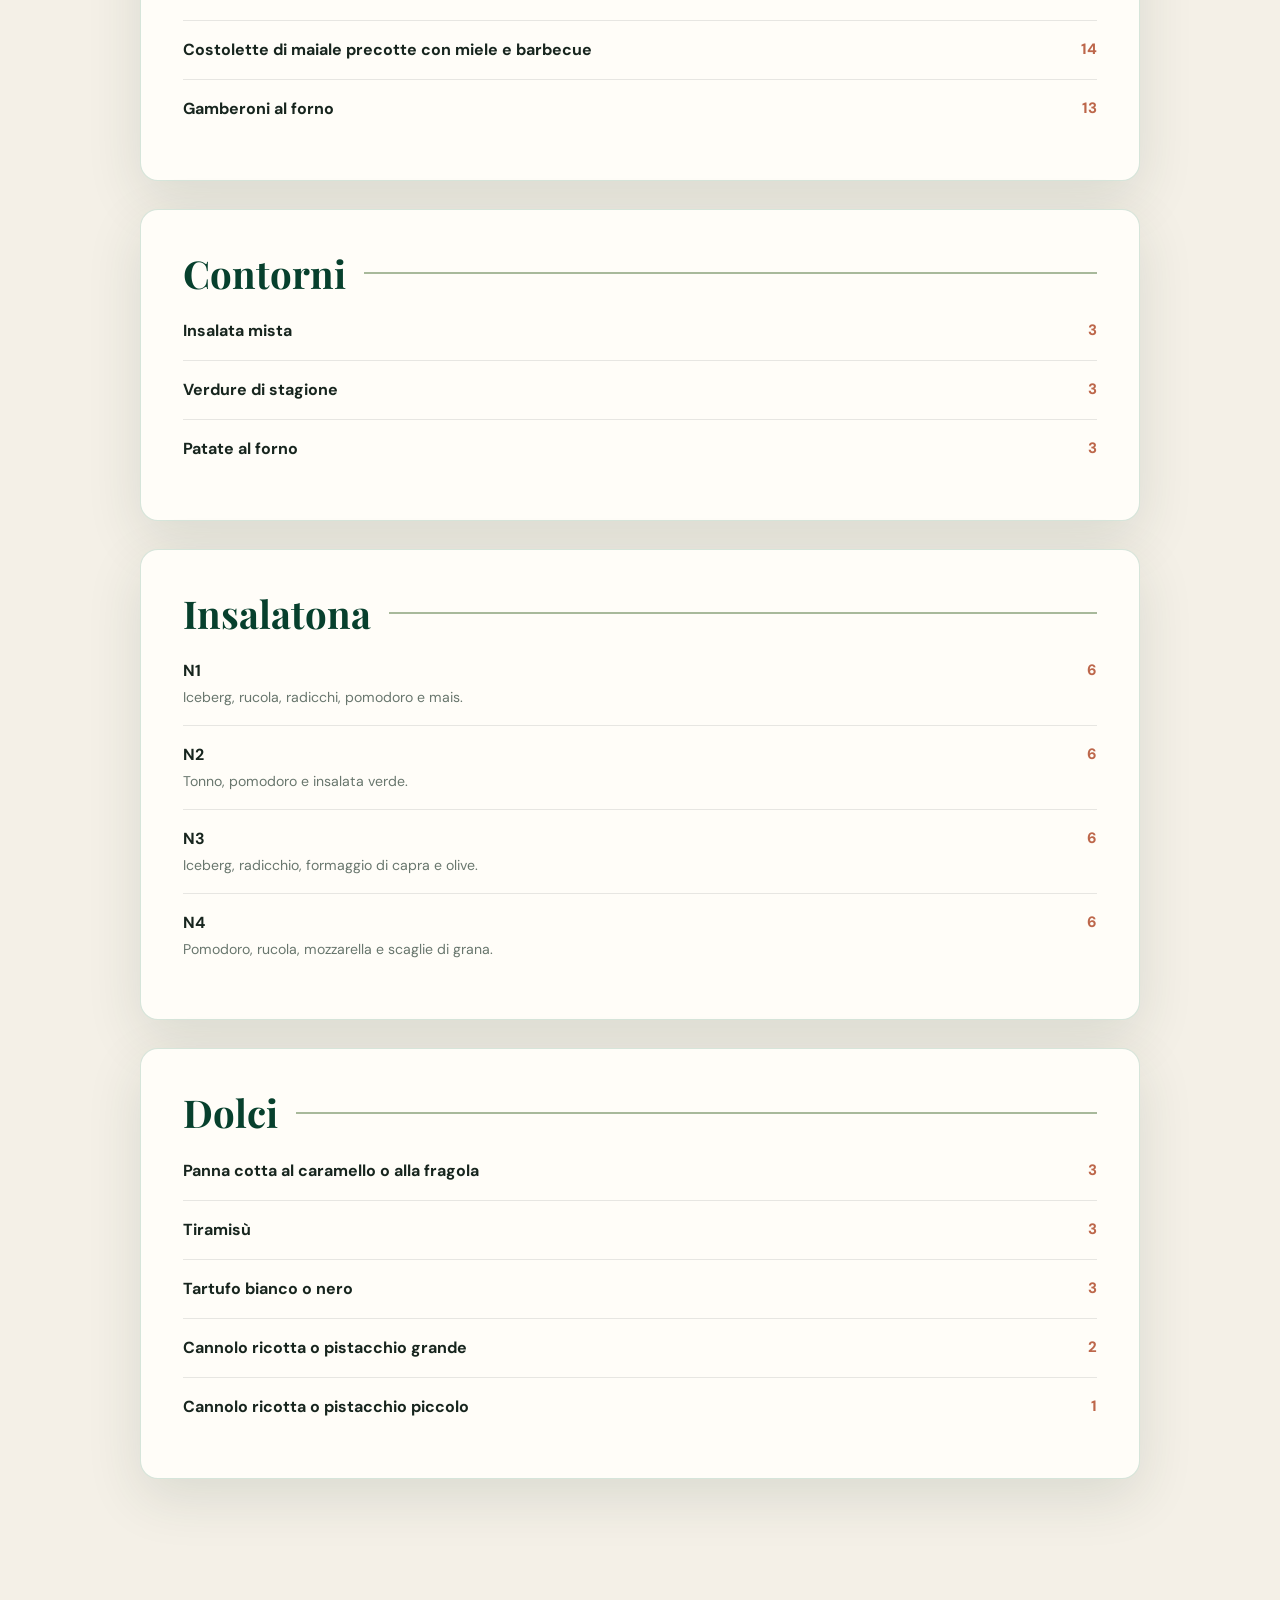
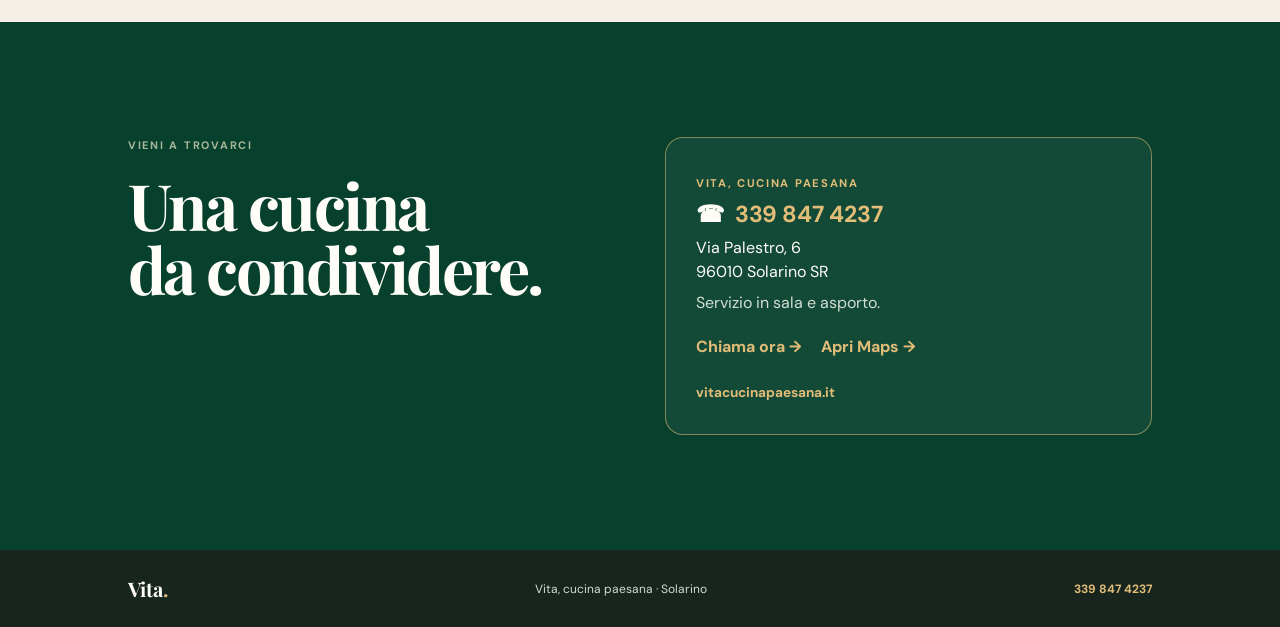
<file: vita-cucina-paesana/index.html>
<!doctype html><html lang="it"><head><meta charset="utf-8"><meta name="viewport" content="width=device-width, initial-scale=1"><meta name="description" content="Vita, cucina paesana: ristorante a Solarino con cucina casalinga, servizio in sala e asporto."><title>Vita, cucina paesana | Solarino</title><link rel="preconnect" href="https://fonts.googleapis.com"><link rel="preconnect" href="https://fonts.gstatic.com" crossorigin><link href="https://fonts.googleapis.com/css2?family=DM+Sans:wght@400;500;600;700&family=Playfair+Display:wght@600;700;800&display=swap" rel="stylesheet"><link rel="stylesheet" href="style.css"></head><body><header class="site-header"><a class="brand" href="#top" aria-label="Vita, cucina paesana"><img src="logo.png" alt="Vita, cucina paesana"></a><nav aria-label="Navigazione principale"><a href="#menu">Menu</a><a href="#info">Info</a><a class="nav-cta" href="tel:+393398474237">Chiama</a></nav></header><main id="top"><section class="hero"><div class="hero-copy"><p class="eyebrow">Ristorante · Solarino</p><h1>Vita,<br><em>cucina paesana.</em></h1><p class="hero-text">Piatti semplici, sapori di casa e ingredienti da gustare con calma. In sala o da asporto.</p><div class="hero-actions"><a class="button button-primary" href="#menu">Consulta il menu <span aria-hidden="true">↓</span></a><a class="button button-ghost" href="tel:+393398474237">339 847 4237</a></div></div><div class="hero-note" aria-hidden="true"><span>una tavola</span><strong>di paese</strong><small>da condividere</small></div></section><section class="quick-info" aria-label="Informazioni rapide"><div><strong>In sala e asporto</strong><span>Pranzo o cena, come preferisci</span></div><div><strong>Cucina paesana</strong><span>Ricette semplici e sapori familiari</span></div><div><strong>Solarino</strong><span>Via Palestro, 6</span></div></section><section class="menu-section" id="menu"><div class="section-intro"><p class="eyebrow">Dalla cucina</p><h2>Il menu</h2><p>Antipasti, primi, secondi, contorni, insalatone e dolci.</p></div><nav class="category-nav" id="category-nav" aria-label="Categorie del menu"></nav><div class="menu-grid" id="menu-content"><p class="loading">Caricamento del menu…</p></div></section><section class="info-section" id="info"><div><p class="eyebrow">Vieni a trovarci</p><h2>Una cucina<br>da condividere.</h2></div><div class="info-card"><p class="info-label">Vita, cucina paesana</p><p class="contact-line"><span aria-hidden="true">☎</span><a href="tel:+393398474237">339 847 4237</a></p><p>Via Palestro, 6<br>96010 Solarino SR</p><p class="muted">Servizio in sala e asporto.</p><div class="contact-actions"><a class="text-link" href="tel:+393398474237">Chiama ora →</a><a class="text-link" href="https://www.google.com/maps/place/Vita,+cucina+paesana/@37.1010596,15.1187798,17z/data=!4m6!3m5!1s0x1313d6b1751ae097:0x788668be76bf3e5b!8m2!3d37.1009939!4d15.1187175!16s%2Fg%2F11hchyw_81?entry=ttu&g_ep=EgoyMDI2MDgxMi4wIKXMDSoASAFQAw%3D%3D" target="_blank" rel="noopener">Apri Maps →</a></div><a class="website" href="https://vitacucinapaesana.it/" target="_blank" rel="noopener">vitacucinapaesana.it</a></div></section></main><footer><span class="footer-brand">Vita<span class="gold">.</span></span><span>Vita, cucina paesana · Solarino</span><a href="tel:+393398474237">339 847 4237</a></footer><script>const nav=document.querySelector('#category-nav'),content=document.querySelector('#menu-content');const slug=t=>t.toLowerCase().normalize('NFD').replace(/[\u0300-\u036f]/g,'').replace(/[^a-z0-9]+/g,'-').replace(/^-|-$/g,'');const el=(t,x,c)=>{const n=document.createElement(t);if(x)n.textContent=x;if(c)n.className=c;return n};fetch('menu.json').then(r=>{if(!r.ok)throw Error(`HTTP ${r.status}`);return r.json()}).then(data=>{const cats=Array.isArray(data.categories)?data.categories:[];nav.replaceChildren();content.replaceChildren();cats.forEach((cat,i)=>{const id=`${slug(cat.name)}-${i}`,a=el('a',cat.name);a.href=`#${id}`;nav.append(a);const s=el('section',null,'menu-category');s.id=id;s.append(el('h3',cat.name));(cat.items||[]).forEach(item=>{const row=el('article',null,'menu-item'),body=el('div',null,'menu-item-body');body.append(el('h4',item.name));if(item.description)body.append(el('p',item.description));row.append(body,el('span',item.price||'','menu-price'));s.append(row)});content.append(s)});if(!cats.length)content.append(el('p','Il menu non è momentaneamente disponibile.','error'))}).catch(e=>{console.error(e);content.replaceChildren(el('p','Il menu non è momentaneamente disponibile.','error'))});</script></body></html>
</file>
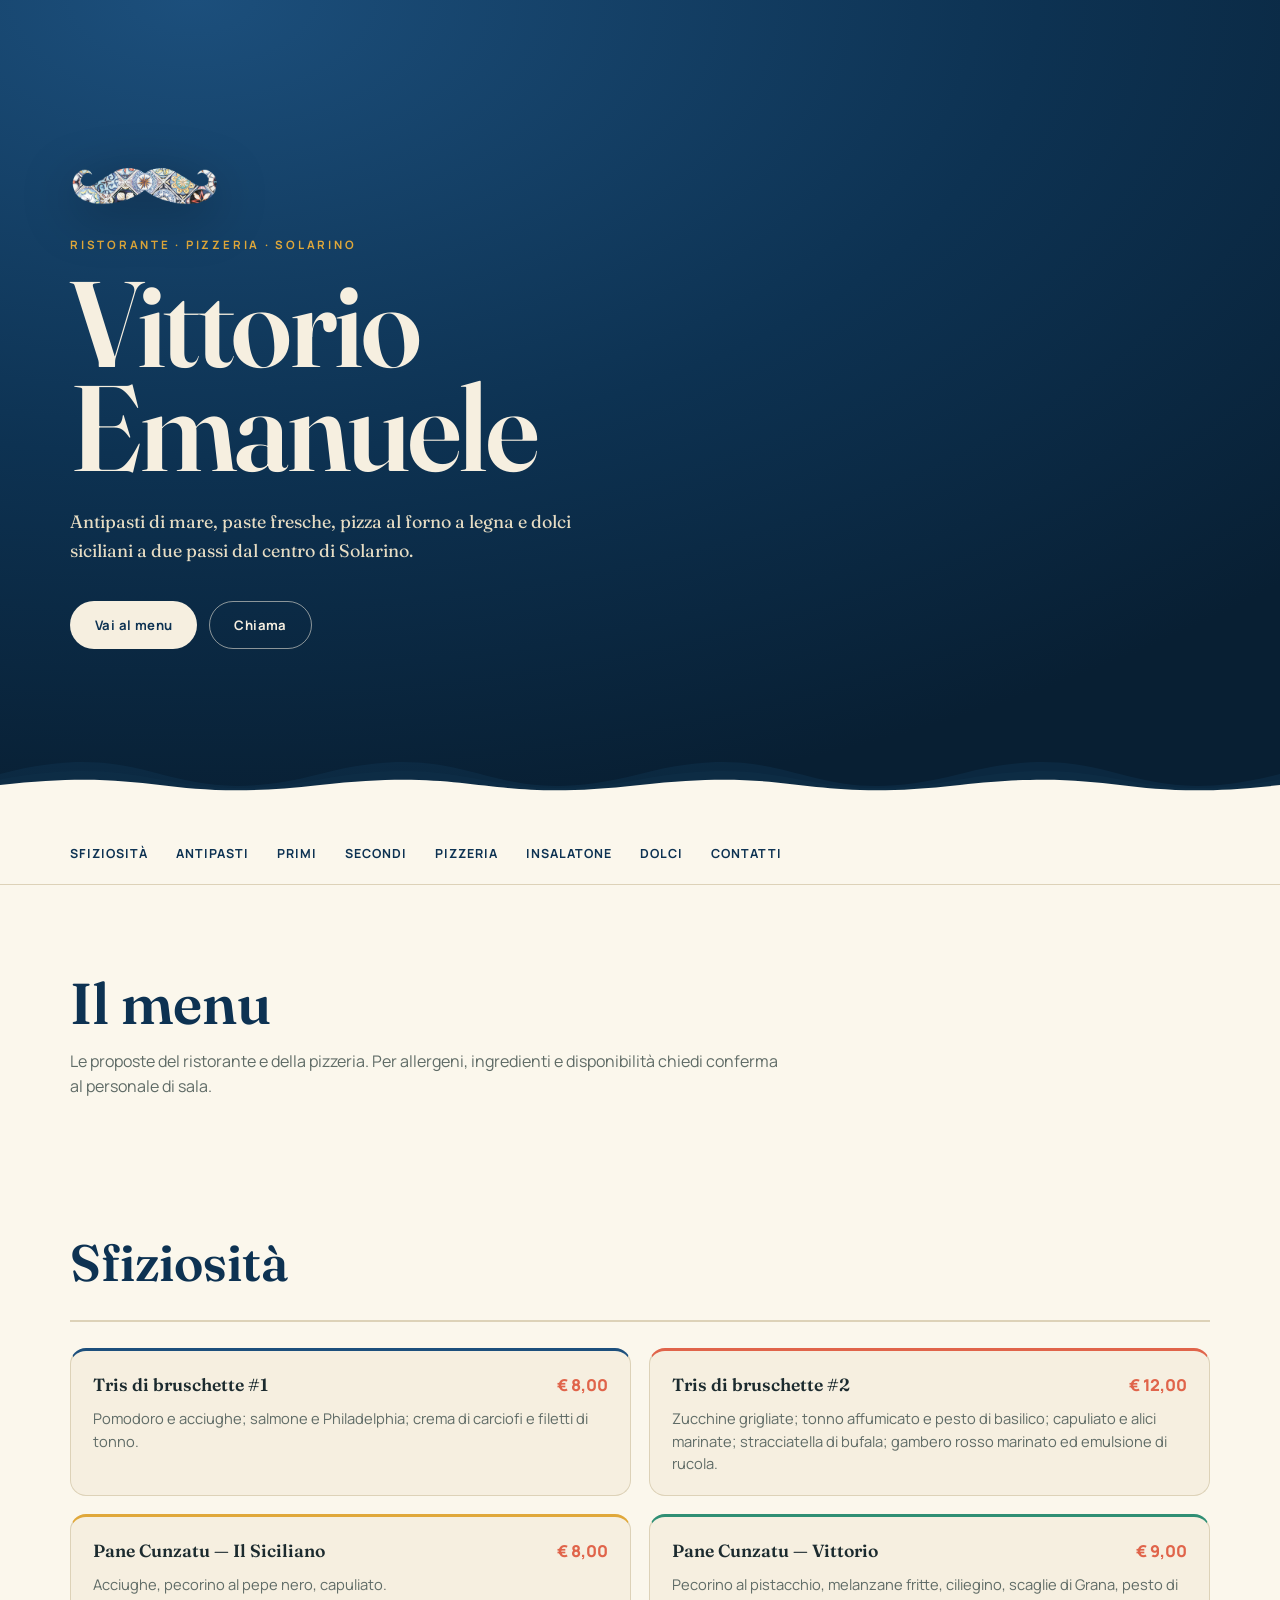
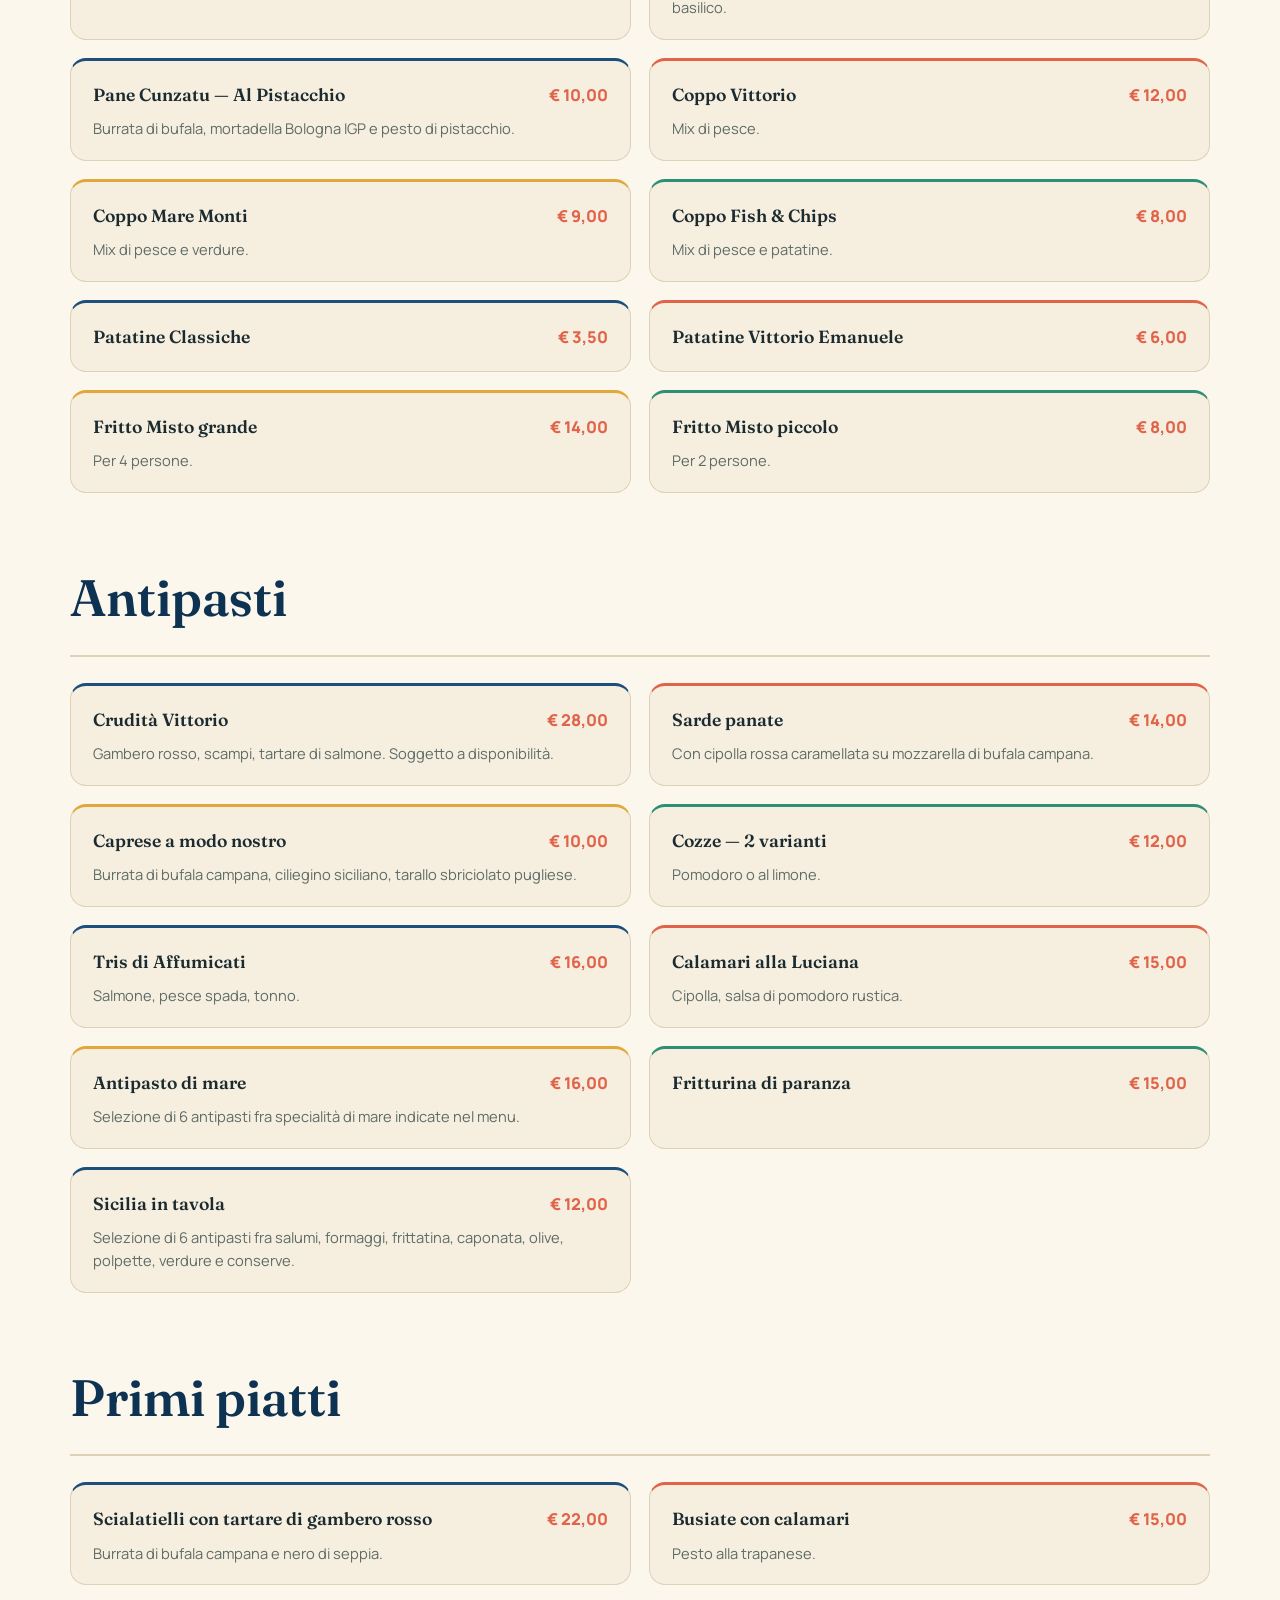
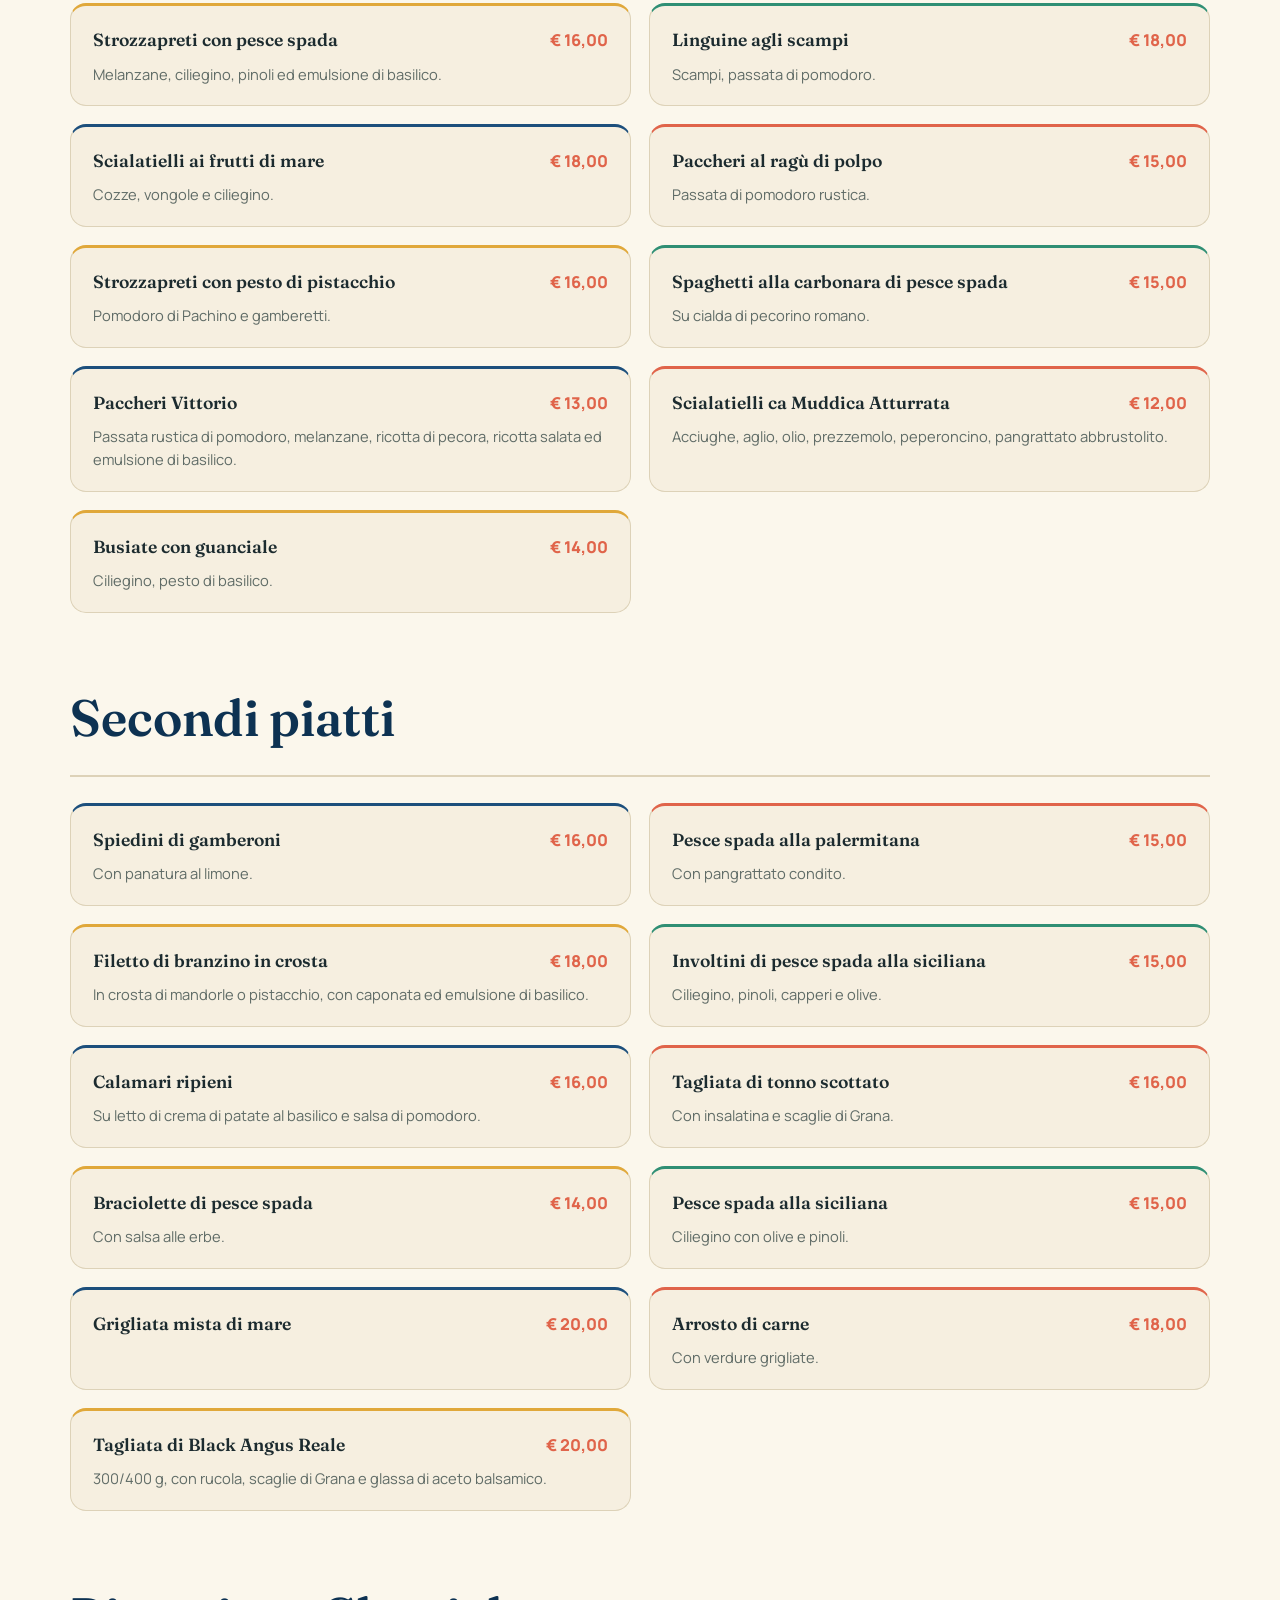
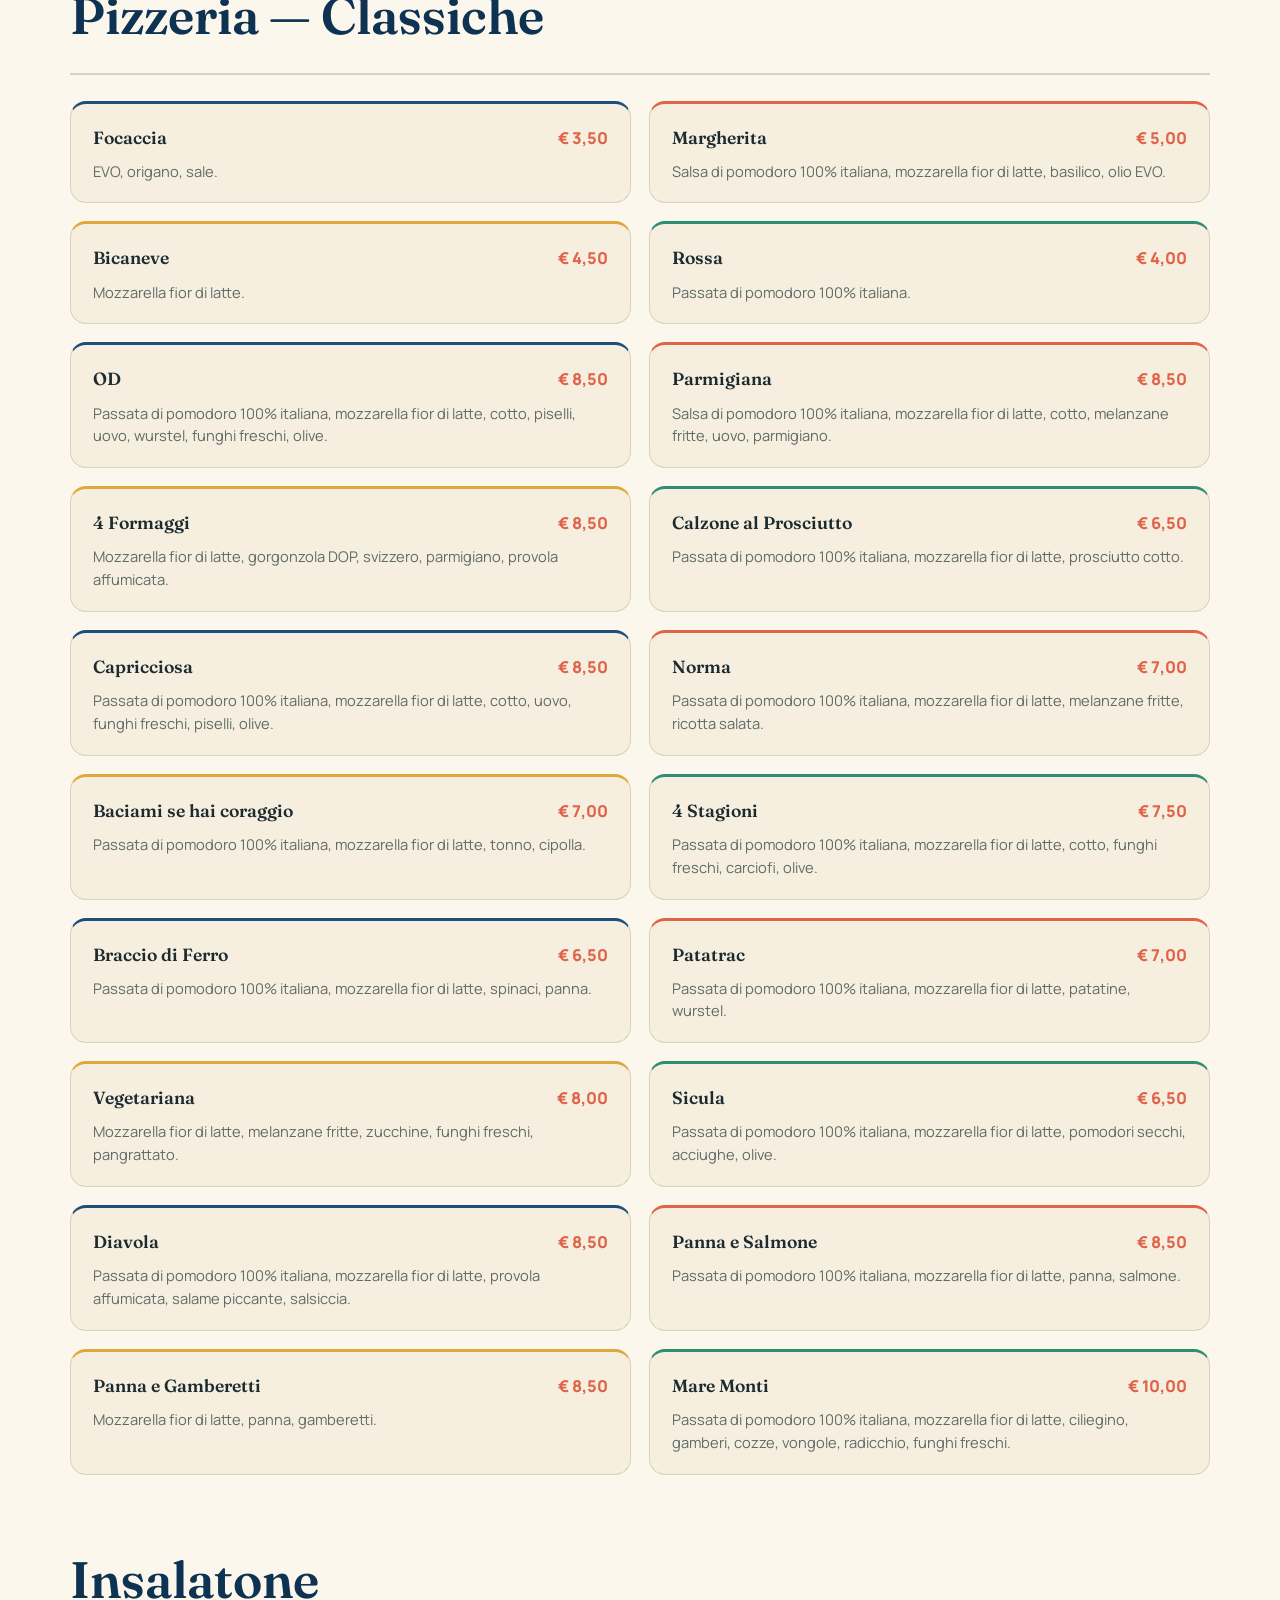
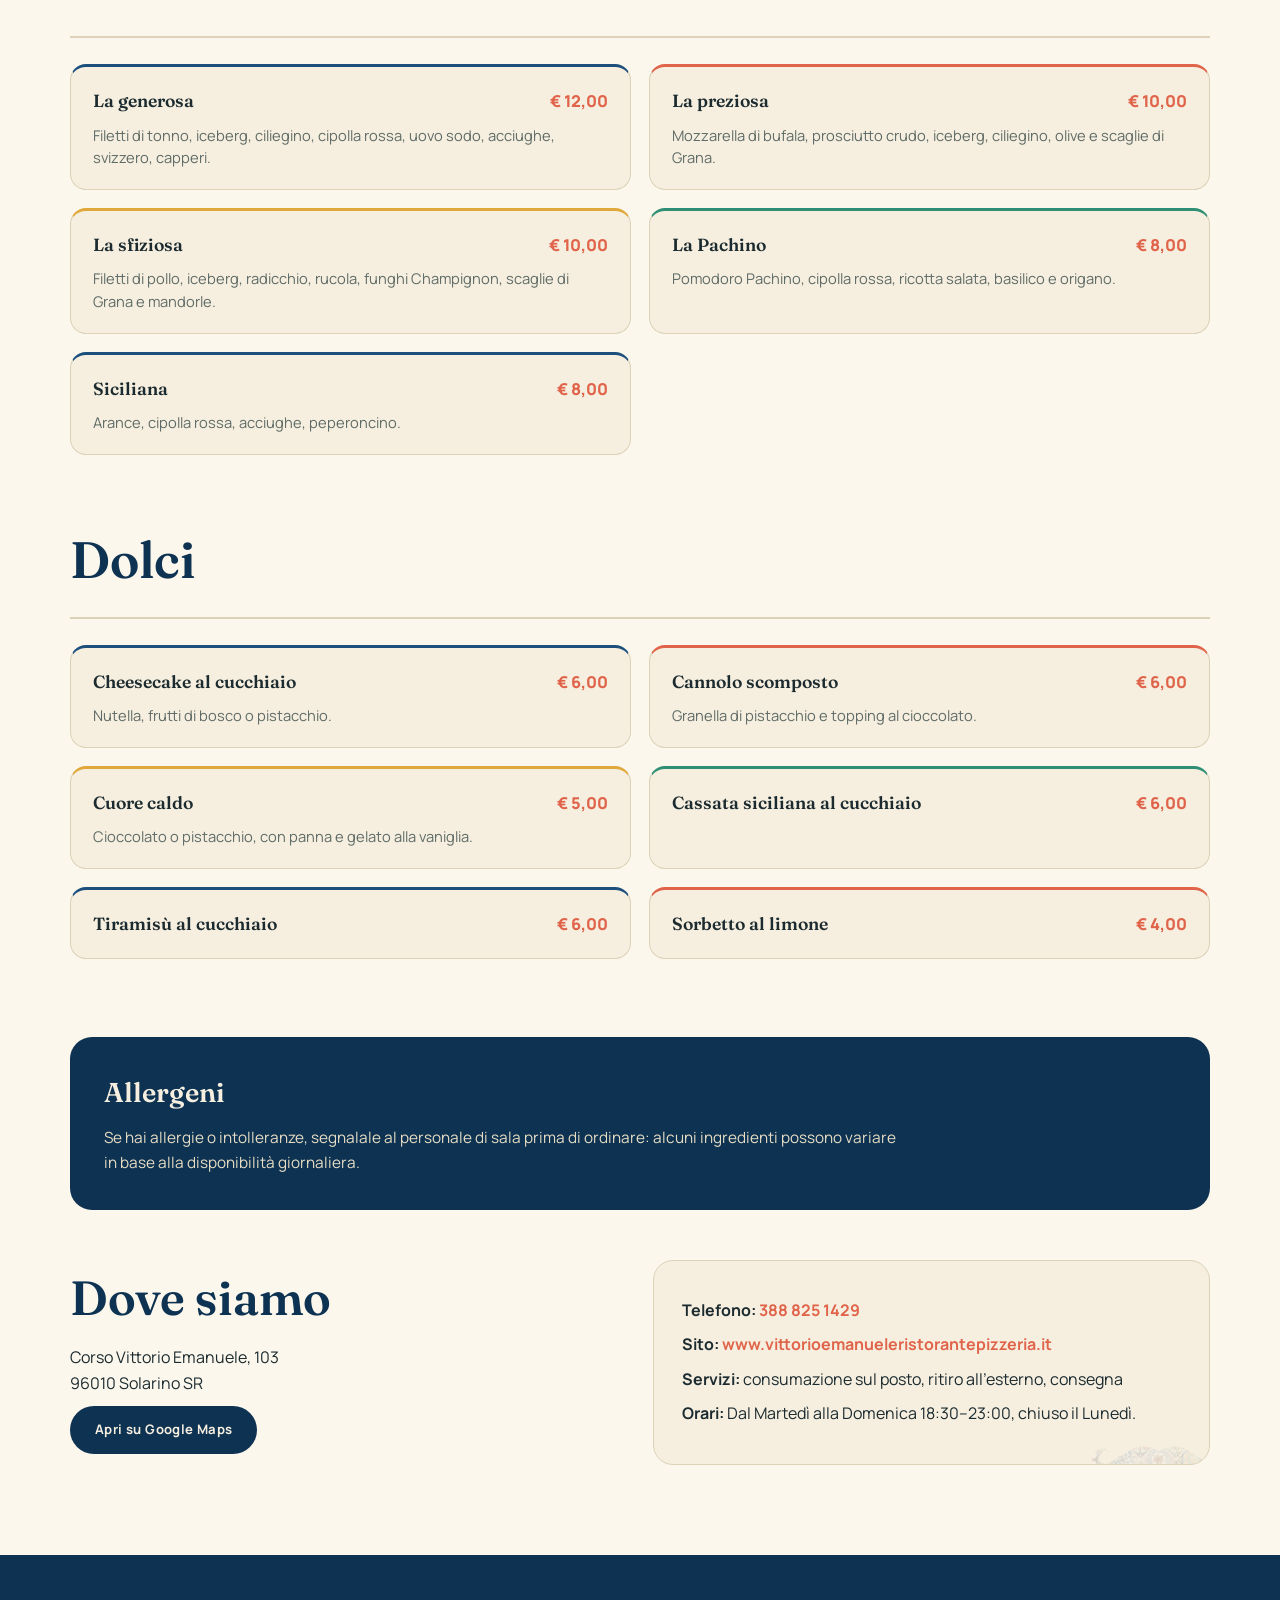
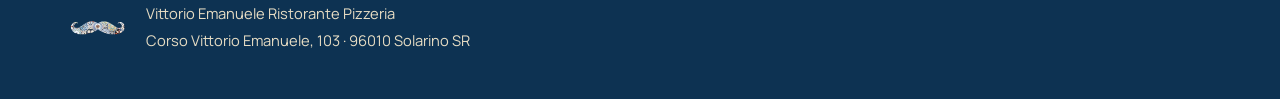
<file: vittorio-emanuele/index.html>
<!doctype html><html lang="it"><head><meta charset="utf-8"><meta name="viewport" content="width=device-width, initial-scale=1"><meta name="description" content="Menu di Vittorio Emanuele Ristorante Pizzeria a Solarino"><title>Vittorio Emanuele — Menu</title><link rel="stylesheet" href="style.css"></head><body><header class="hero"><div class="container hero-content"><div class="mark"><img src="images/images_identita-siciliana-Photoroom.png" alt="Logo di Vittorio Emanuele" class="mark-img" width="150" height="150" decoding="async" fetchpriority="high"></div><p class="kicker">Ristorante · Pizzeria · Solarino</p><h1>Vittorio<br>Emanuele</h1><p class="tagline">Antipasti di mare, paste fresche, pizza al forno a legna e dolci siciliani a due passi dal centro di Solarino.</p><div class="hero-actions"><a class="button button-primary" href="#menu">Vai al menu</a><a class="button button-outline" href="tel:+393888251429">Chiama</a></div></div><div class="hero-waves" aria-hidden="true"><svg class="wave wave-back" viewBox="0 0 2400 120" preserveAspectRatio="none"><path d="M0,60 C150,15 150,105 300,60 C450,15 450,105 600,60 C750,15 750,105 900,60 C1050,15 1050,105 1200,60 C1350,15 1350,105 1500,60 C1650,15 1650,105 1800,60 C1950,15 1950,105 2100,60 C2250,15 2250,105 2400,60 L2400,120 L0,120 Z"></path></svg><svg class="wave wave-mid" viewBox="0 0 2400 120" preserveAspectRatio="none"><path d="M0,66 C150,34 150,98 300,66 C450,34 450,98 600,66 C750,34 750,98 900,66 C1050,34 1050,98 1200,66 C1350,34 1350,98 1500,66 C1650,34 1650,98 1800,66 C1950,34 1950,98 2100,66 C2250,34 2250,98 2400,66 L2400,120 L0,120 Z"></path></svg><svg class="wave wave-front" viewBox="0 0 2400 120" preserveAspectRatio="none"><path d="M0,72 C150,52 150,92 300,72 C450,52 450,92 600,72 C750,52 750,92 900,72 C1050,52 1050,92 1200,72 C1350,52 1350,92 1500,72 C1650,52 1650,92 1800,72 C1950,52 1950,92 2100,72 C2250,52 2250,92 2400,72 L2400,120 L0,120 Z"></path></svg></div></header><div class="category-dock" id="categoryDock"><nav class="category-nav container" aria-label="Categorie del menu"><a href="#sfiziosita">Sfiziosità</a><a href="#antipasti">Antipasti</a><a href="#primi">Primi</a><a href="#secondi">Secondi</a><a href="#pizzeria">Pizzeria</a><a href="#insalatone">Insalatone</a><a href="#dolci">Dolci</a><a href="#contatti">Contatti</a></nav></div><main id="menu" class="container"><section class="intro reveal"><h2>Il menu</h2><p>Le proposte del ristorante e della pizzeria. Per allergeni, ingredienti e disponibilità chiedi conferma al personale di sala.</p></section><section class="menu-section reveal" id="sfiziosita"><div class="section-heading"><h2>Sfiziosità</h2></div><div class="menu-grid"><article class="menu-item"><div class="menu-item-header"><h3>Tris di bruschette #1</h3><span class="price">€ 8,00</span></div><p>Pomodoro e acciughe; salmone e Philadelphia; crema di carciofi e filetti di tonno.</p></article><article class="menu-item"><div class="menu-item-header"><h3>Tris di bruschette #2</h3><span class="price">€ 12,00</span></div><p>Zucchine grigliate; tonno affumicato e pesto di basilico; capuliato e alici marinate; stracciatella di bufala; gambero rosso marinato ed emulsione di rucola.</p></article><article class="menu-item"><div class="menu-item-header"><h3>Pane Cunzatu — Il Siciliano</h3><span class="price">€ 8,00</span></div><p>Acciughe, pecorino al pepe nero, capuliato.</p></article><article class="menu-item"><div class="menu-item-header"><h3>Pane Cunzatu — Vittorio</h3><span class="price">€ 9,00</span></div><p>Pecorino al pistacchio, melanzane fritte, ciliegino, scaglie di Grana, pesto di basilico.</p></article><article class="menu-item"><div class="menu-item-header"><h3>Pane Cunzatu — Al Pistacchio</h3><span class="price">€ 10,00</span></div><p>Burrata di bufala, mortadella Bologna IGP e pesto di pistacchio.</p></article><article class="menu-item"><div class="menu-item-header"><h3>Coppo Vittorio</h3><span class="price">€ 12,00</span></div><p>Mix di pesce.</p></article><article class="menu-item"><div class="menu-item-header"><h3>Coppo Mare Monti</h3><span class="price">€ 9,00</span></div><p>Mix di pesce e verdure.</p></article><article class="menu-item"><div class="menu-item-header"><h3>Coppo Fish &amp; Chips</h3><span class="price">€ 8,00</span></div><p>Mix di pesce e patatine.</p></article><article class="menu-item"><div class="menu-item-header"><h3>Patatine Classiche</h3><span class="price">€ 3,50</span></div></article><article class="menu-item"><div class="menu-item-header"><h3>Patatine Vittorio Emanuele</h3><span class="price">€ 6,00</span></div></article><article class="menu-item"><div class="menu-item-header"><h3>Fritto Misto grande</h3><span class="price">€ 14,00</span></div><p>Per 4 persone.</p></article><article class="menu-item"><div class="menu-item-header"><h3>Fritto Misto piccolo</h3><span class="price">€ 8,00</span></div><p>Per 2 persone.</p></article></div></section><section class="menu-section reveal" id="antipasti"><div class="section-heading"><h2>Antipasti</h2></div><div class="menu-grid"><article class="menu-item"><div class="menu-item-header"><h3>Crudità Vittorio</h3><span class="price">€ 28,00</span></div><p>Gambero rosso, scampi, tartare di salmone. Soggetto a disponibilità.</p></article><article class="menu-item"><div class="menu-item-header"><h3>Sarde panate</h3><span class="price">€ 14,00</span></div><p>Con cipolla rossa caramellata su mozzarella di bufala campana.</p></article><article class="menu-item"><div class="menu-item-header"><h3>Caprese a modo nostro</h3><span class="price">€ 10,00</span></div><p>Burrata di bufala campana, ciliegino siciliano, tarallo sbriciolato pugliese.</p></article><article class="menu-item"><div class="menu-item-header"><h3>Cozze — 2 varianti</h3><span class="price">€ 12,00</span></div><p>Pomodoro o al limone.</p></article><article class="menu-item"><div class="menu-item-header"><h3>Tris di Affumicati</h3><span class="price">€ 16,00</span></div><p>Salmone, pesce spada, tonno.</p></article><article class="menu-item"><div class="menu-item-header"><h3>Calamari alla Luciana</h3><span class="price">€ 15,00</span></div><p>Cipolla, salsa di pomodoro rustica.</p></article><article class="menu-item"><div class="menu-item-header"><h3>Antipasto di mare</h3><span class="price">€ 16,00</span></div><p>Selezione di 6 antipasti fra specialità di mare indicate nel menu.</p></article><article class="menu-item"><div class="menu-item-header"><h3>Fritturina di paranza</h3><span class="price">€ 15,00</span></div></article><article class="menu-item"><div class="menu-item-header"><h3>Sicilia in tavola</h3><span class="price">€ 12,00</span></div><p>Selezione di 6 antipasti fra salumi, formaggi, frittatina, caponata, olive, polpette, verdure e conserve.</p></article></div></section><section class="menu-section reveal" id="primi"><div class="section-heading"><h2>Primi piatti</h2></div><div class="menu-grid"><article class="menu-item"><div class="menu-item-header"><h3>Scialatielli con tartare di gambero rosso</h3><span class="price">€ 22,00</span></div><p>Burrata di bufala campana e nero di seppia.</p></article><article class="menu-item"><div class="menu-item-header"><h3>Busiate con calamari</h3><span class="price">€ 15,00</span></div><p>Pesto alla trapanese.</p></article><article class="menu-item"><div class="menu-item-header"><h3>Strozzapreti con pesce spada</h3><span class="price">€ 16,00</span></div><p>Melanzane, ciliegino, pinoli ed emulsione di basilico.</p></article><article class="menu-item"><div class="menu-item-header"><h3>Linguine agli scampi</h3><span class="price">€ 18,00</span></div><p>Scampi, passata di pomodoro.</p></article><article class="menu-item"><div class="menu-item-header"><h3>Scialatielli ai frutti di mare</h3><span class="price">€ 18,00</span></div><p>Cozze, vongole e ciliegino.</p></article><article class="menu-item"><div class="menu-item-header"><h3>Paccheri al ragù di polpo</h3><span class="price">€ 15,00</span></div><p>Passata di pomodoro rustica.</p></article><article class="menu-item"><div class="menu-item-header"><h3>Strozzapreti con pesto di pistacchio</h3><span class="price">€ 16,00</span></div><p>Pomodoro di Pachino e gamberetti.</p></article><article class="menu-item"><div class="menu-item-header"><h3>Spaghetti alla carbonara di pesce spada</h3><span class="price">€ 15,00</span></div><p>Su cialda di pecorino romano.</p></article><article class="menu-item"><div class="menu-item-header"><h3>Paccheri Vittorio</h3><span class="price">€ 13,00</span></div><p>Passata rustica di pomodoro, melanzane, ricotta di pecora, ricotta salata ed emulsione di basilico.</p></article><article class="menu-item"><div class="menu-item-header"><h3>Scialatielli ca Muddica Atturrata</h3><span class="price">€ 12,00</span></div><p>Acciughe, aglio, olio, prezzemolo, peperoncino, pangrattato abbrustolito.</p></article><article class="menu-item"><div class="menu-item-header"><h3>Busiate con guanciale</h3><span class="price">€ 14,00</span></div><p>Ciliegino, pesto di basilico.</p></article></div></section><section class="menu-section reveal" id="secondi"><div class="section-heading"><h2>Secondi piatti</h2></div><div class="menu-grid"><article class="menu-item"><div class="menu-item-header"><h3>Spiedini di gamberoni</h3><span class="price">€ 16,00</span></div><p>Con panatura al limone.</p></article><article class="menu-item"><div class="menu-item-header"><h3>Pesce spada alla palermitana</h3><span class="price">€ 15,00</span></div><p>Con pangrattato condito.</p></article><article class="menu-item"><div class="menu-item-header"><h3>Filetto di branzino in crosta</h3><span class="price">€ 18,00</span></div><p>In crosta di mandorle o pistacchio, con caponata ed emulsione di basilico.</p></article><article class="menu-item"><div class="menu-item-header"><h3>Involtini di pesce spada alla siciliana</h3><span class="price">€ 15,00</span></div><p>Ciliegino, pinoli, capperi e olive.</p></article><article class="menu-item"><div class="menu-item-header"><h3>Calamari ripieni</h3><span class="price">€ 16,00</span></div><p>Su letto di crema di patate al basilico e salsa di pomodoro.</p></article><article class="menu-item"><div class="menu-item-header"><h3>Tagliata di tonno scottato</h3><span class="price">€ 16,00</span></div><p>Con insalatina e scaglie di Grana.</p></article><article class="menu-item"><div class="menu-item-header"><h3>Braciolette di pesce spada</h3><span class="price">€ 14,00</span></div><p>Con salsa alle erbe.</p></article><article class="menu-item"><div class="menu-item-header"><h3>Pesce spada alla siciliana</h3><span class="price">€ 15,00</span></div><p>Ciliegino con olive e pinoli.</p></article><article class="menu-item"><div class="menu-item-header"><h3>Grigliata mista di mare</h3><span class="price">€ 20,00</span></div></article><article class="menu-item"><div class="menu-item-header"><h3>Arrosto di carne</h3><span class="price">€ 18,00</span></div><p>Con verdure grigliate.</p></article><article class="menu-item"><div class="menu-item-header"><h3>Tagliata di Black Angus Reale</h3><span class="price">€ 20,00</span></div><p>300/400 g, con rucola, scaglie di Grana e glassa di aceto balsamico.</p></article></div></section><section class="menu-section reveal" id="pizzeria"><div class="section-heading"><h2>Pizzeria — Classiche</h2></div><div class="menu-grid"><article class="menu-item"><div class="menu-item-header"><h3>Focaccia</h3><span class="price">€ 3,50</span></div><p>EVO, origano, sale.</p></article><article class="menu-item"><div class="menu-item-header"><h3>Margherita</h3><span class="price">€ 5,00</span></div><p>Salsa di pomodoro 100% italiana, mozzarella fior di latte, basilico, olio EVO.</p></article><article class="menu-item"><div class="menu-item-header"><h3>Bicaneve</h3><span class="price">€ 4,50</span></div><p>Mozzarella fior di latte.</p></article><article class="menu-item"><div class="menu-item-header"><h3>Rossa</h3><span class="price">€ 4,00</span></div><p>Passata di pomodoro 100% italiana.</p></article><article class="menu-item"><div class="menu-item-header"><h3>OD</h3><span class="price">€ 8,50</span></div><p>Passata di pomodoro 100% italiana, mozzarella fior di latte, cotto, piselli, uovo, wurstel, funghi freschi, olive.</p></article><article class="menu-item"><div class="menu-item-header"><h3>Parmigiana</h3><span class="price">€ 8,50</span></div><p>Salsa di pomodoro 100% italiana, mozzarella fior di latte, cotto, melanzane fritte, uovo, parmigiano.</p></article><article class="menu-item"><div class="menu-item-header"><h3>4 Formaggi</h3><span class="price">€ 8,50</span></div><p>Mozzarella fior di latte, gorgonzola DOP, svizzero, parmigiano, provola affumicata.</p></article><article class="menu-item"><div class="menu-item-header"><h3>Calzone al Prosciutto</h3><span class="price">€ 6,50</span></div><p>Passata di pomodoro 100% italiana, mozzarella fior di latte, prosciutto cotto.</p></article><article class="menu-item"><div class="menu-item-header"><h3>Capricciosa</h3><span class="price">€ 8,50</span></div><p>Passata di pomodoro 100% italiana, mozzarella fior di latte, cotto, uovo, funghi freschi, piselli, olive.</p></article><article class="menu-item"><div class="menu-item-header"><h3>Norma</h3><span class="price">€ 7,00</span></div><p>Passata di pomodoro 100% italiana, mozzarella fior di latte, melanzane fritte, ricotta salata.</p></article><article class="menu-item"><div class="menu-item-header"><h3>Baciami se hai coraggio</h3><span class="price">€ 7,00</span></div><p>Passata di pomodoro 100% italiana, mozzarella fior di latte, tonno, cipolla.</p></article><article class="menu-item"><div class="menu-item-header"><h3>4 Stagioni</h3><span class="price">€ 7,50</span></div><p>Passata di pomodoro 100% italiana, mozzarella fior di latte, cotto, funghi freschi, carciofi, olive.</p></article><article class="menu-item"><div class="menu-item-header"><h3>Braccio di Ferro</h3><span class="price">€ 6,50</span></div><p>Passata di pomodoro 100% italiana, mozzarella fior di latte, spinaci, panna.</p></article><article class="menu-item"><div class="menu-item-header"><h3>Patatrac</h3><span class="price">€ 7,00</span></div><p>Passata di pomodoro 100% italiana, mozzarella fior di latte, patatine, wurstel.</p></article><article class="menu-item"><div class="menu-item-header"><h3>Vegetariana</h3><span class="price">€ 8,00</span></div><p>Mozzarella fior di latte, melanzane fritte, zucchine, funghi freschi, pangrattato.</p></article><article class="menu-item"><div class="menu-item-header"><h3>Sicula</h3><span class="price">€ 6,50</span></div><p>Passata di pomodoro 100% italiana, mozzarella fior di latte, pomodori secchi, acciughe, olive.</p></article><article class="menu-item"><div class="menu-item-header"><h3>Diavola</h3><span class="price">€ 8,50</span></div><p>Passata di pomodoro 100% italiana, mozzarella fior di latte, provola affumicata, salame piccante, salsiccia.</p></article><article class="menu-item"><div class="menu-item-header"><h3>Panna e Salmone</h3><span class="price">€ 8,50</span></div><p>Passata di pomodoro 100% italiana, mozzarella fior di latte, panna, salmone.</p></article><article class="menu-item"><div class="menu-item-header"><h3>Panna e Gamberetti</h3><span class="price">€ 8,50</span></div><p>Mozzarella fior di latte, panna, gamberetti.</p></article><article class="menu-item"><div class="menu-item-header"><h3>Mare Monti</h3><span class="price">€ 10,00</span></div><p>Passata di pomodoro 100% italiana, mozzarella fior di latte, ciliegino, gamberi, cozze, vongole, radicchio, funghi freschi.</p></article></div></section><section class="menu-section reveal" id="insalatone"><div class="section-heading"><h2>Insalatone</h2></div><div class="menu-grid"><article class="menu-item"><div class="menu-item-header"><h3>La generosa</h3><span class="price">€ 12,00</span></div><p>Filetti di tonno, iceberg, ciliegino, cipolla rossa, uovo sodo, acciughe, svizzero, capperi.</p></article><article class="menu-item"><div class="menu-item-header"><h3>La preziosa</h3><span class="price">€ 10,00</span></div><p>Mozzarella di bufala, prosciutto crudo, iceberg, ciliegino, olive e scaglie di Grana.</p></article><article class="menu-item"><div class="menu-item-header"><h3>La sfiziosa</h3><span class="price">€ 10,00</span></div><p>Filetti di pollo, iceberg, radicchio, rucola, funghi Champignon, scaglie di Grana e mandorle.</p></article><article class="menu-item"><div class="menu-item-header"><h3>La Pachino</h3><span class="price">€ 8,00</span></div><p>Pomodoro Pachino, cipolla rossa, ricotta salata, basilico e origano.</p></article><article class="menu-item"><div class="menu-item-header"><h3>Siciliana</h3><span class="price">€ 8,00</span></div><p>Arance, cipolla rossa, acciughe, peperoncino.</p></article></div></section><section class="menu-section reveal" id="dolci"><div class="section-heading"><h2>Dolci</h2></div><div class="menu-grid"><article class="menu-item"><div class="menu-item-header"><h3>Cheesecake al cucchiaio</h3><span class="price">€ 6,00</span></div><p>Nutella, frutti di bosco o pistacchio.</p></article><article class="menu-item"><div class="menu-item-header"><h3>Cannolo scomposto</h3><span class="price">€ 6,00</span></div><p>Granella di pistacchio e topping al cioccolato.</p></article><article class="menu-item"><div class="menu-item-header"><h3>Cuore caldo</h3><span class="price">€ 5,00</span></div><p>Cioccolato o pistacchio, con panna e gelato alla vaniglia.</p></article><article class="menu-item"><div class="menu-item-header"><h3>Cassata siciliana al cucchiaio</h3><span class="price">€ 6,00</span></div></article><article class="menu-item"><div class="menu-item-header"><h3>Tiramisù al cucchiaio</h3><span class="price">€ 6,00</span></div></article><article class="menu-item"><div class="menu-item-header"><h3>Sorbetto al limone</h3><span class="price">€ 4,00</span></div></article></div></section><section class="notes reveal"><h2>Allergeni</h2><p>Se hai allergie o intolleranze, segnalale al personale di sala prima di ordinare: alcuni ingredienti possono variare in base alla disponibilità giornaliera.</p></section><section class="location reveal" id="contatti"><div><h2>Dove siamo</h2><p>Corso Vittorio Emanuele, 103<br>96010 Solarino SR</p><a class="button button-dark" href="https://www.google.com/maps/place/Vittorio+Emanuele/@37.0989283,15.1226885,16z/data=!4m6!3m5!1s0x1313d6b260938759:0x954d13ebd8b2ab71!8m2!3d37.0989724!4d15.1227321!16s%2Fg%2F11bv383gnl!5m2!1e4!1e3?entry=ttu&amp;g_ep=EgoyMDI2MDgxMi4wIKXMDSoASAFQAw%3D%3D" target="_blank" rel="noopener">Apri su Google Maps</a></div><div class="contact-panel"><img src="images/images_identita-siciliana-Photoroom.png" alt="" class="watermark" aria-hidden="true" width="140" height="140" loading="lazy" decoding="async"><p><strong>Telefono:</strong> <a href="tel:+393888251429">388 825 1429</a></p><p><strong>Sito:</strong> <a href="https://www.vittorioemanueleristorantepizzeria.it" target="_blank" rel="noopener">www.vittorioemanueleristorantepizzeria.it</a></p><p><strong>Servizi:</strong> consumazione sul posto, ritiro all’esterno, consegna</p><p><strong>Orari:</strong> Dal Martedì alla Domenica 18:30–23:00, chiuso il Lunedì.</p></div></section></main><footer><div class="container footer-inner"><img src="images/images_identita-siciliana-Photoroom.png" alt="Logo di Vittorio Emanuele" class="footer-mark" width="56" height="56" loading="lazy" decoding="async"><div><p>Vittorio Emanuele Ristorante Pizzeria</p><p>Corso Vittorio Emanuele, 103 · 96010 Solarino SR</p></div></div></footer><script src="script.js"></script></body></html>
</file>
<file: la-bella-sortino/style.css>
:root {
  --ink: #192f2d;
  --paper: #f5f0e5;
  --paper2: #e8dfcd;
  --accent: #c4673e;
  --gold: #d8a33e;
  --muted: #6c7068;
  --line: rgba(25, 47, 45, 0.18);
  --max: 1160px;
}

* {
  box-sizing: border-box;
}

html {
  scroll-behavior: smooth;
}

body {
  margin: 0;
  background: var(--paper);
  color: var(--ink);
  font-family: -apple-system, BlinkMacSystemFont, "Segoe UI", Roboto, Helvetica, Arial, sans-serif;
  line-height: 1.5;
}

a {
  color: inherit;
  transition: opacity 0.2s ease, color 0.2s ease;
}

/* HERO SECTION */
.hero {
  background: var(--ink);
  color: var(--paper);
  padding: clamp(4rem, 10vw, 7.5rem) 1.25rem 4rem;
  position: relative;
  overflow: hidden;
}

.hero:after {
  content: "";
  position: absolute;
  width: 36vw;
  height: 36vw;
  max-width: 520px;
  max-height: 520px;
  border: 1px solid rgba(216, 163, 62, 0.55);
  border-radius: 50%;
  right: -12%;
  top: -18%;
  box-shadow: 0 0 0 28px rgba(216, 163, 62, 0.1), 0 0 0 56px rgba(216, 163, 62, 0.08);
  pointer-events: none;
}

.hero__inner {
  max-width: var(--max);
  margin: auto;
  position: relative;
  z-index: 1;
}

.kicker {
  text-transform: uppercase;
  letter-spacing: 0.18em;
  font-size: 0.72rem;
  font-weight: 700;
  color: var(--gold);
  margin: 0 0 0.8rem;
}

.hero h1 {
  font-family: Georgia, "Times New Roman", serif;
  font-size: clamp(4.5rem, 13vw, 10.5rem);
  line-height: 0.82;
  letter-spacing: -0.06em;
  font-weight: 400;
  margin: 0;
}

.hero h1 em {
  font-style: italic;
  color: var(--gold);
}

.tagline {
  font-size: 0.9rem;
  text-transform: uppercase;
  letter-spacing: 0.25em;
  margin: 1.5rem 0 2rem;
  color: #d2ded0;
}

.meta {
  display: flex;
  gap: 1.5rem 2.5rem;
  flex-wrap: wrap;
  align-items: center;
  color: #cbd1c8;
  font-size: 0.85rem;
  letter-spacing: 0.04em;
}

.meta-item {
  display: inline-flex;
  align-items: center;
  gap: 0.5rem;
}

.meta a {
  text-decoration: none;
  color: var(--gold);
  font-weight: 600;
}

.meta a:hover {
  text-decoration: underline;
}

/* SOCIAL & ACTION BUTTONS */
.hero__actions {
  display: flex;
  gap: 0.75rem;
  flex-wrap: wrap;
  margin-top: 1.75rem;
}

.btn-action {
  display: inline-flex;
  align-items: center;
  gap: 0.5rem;
  padding: 0.55rem 1.1rem;
  border-radius: 999px;
  font-size: 0.8rem;
  font-weight: 600;
  text-decoration: none;
  text-transform: uppercase;
  letter-spacing: 0.06em;
  transition: all 0.2s ease;
}

.btn-action svg {
  width: 16px;
  height: 16px;
  fill: currentColor;
  flex-shrink: 0;
}

.btn-action--primary {
  background: var(--gold);
  color: var(--ink);
}

.btn-action--primary:hover {
  background: #ecd08c;
  transform: translateY(-1px);
}

.btn-action--outline {
  border: 1px solid rgba(245, 240, 229, 0.4);
  color: var(--paper);
  background: rgba(255, 255, 255, 0.05);
}

.btn-action--outline:hover {
  background: rgba(255, 255, 255, 0.15);
  border-color: var(--gold);
  color: var(--gold);
  transform: translateY(-1px);
}

.delivery {
  display: inline-block;
  border-left: 3px solid var(--accent);
  padding-left: 1rem;
  margin-top: 2rem;
  color: #f1c7b3;
  font-size: 0.9rem;
  line-height: 1.4;
}

/* NAVIGATION */
.nav {
  position: sticky;
  top: 0;
  z-index: 40;
  display: flex;
  gap: 1.2rem;
  overflow-x: auto;
  padding: 0.85rem 1.25rem;
  background: var(--accent);
  color: #fff;
  white-space: nowrap;
  box-shadow: 0 2px 10px rgba(0, 0, 0, 0.15);
}

.nav::-webkit-scrollbar {
  height: 3px;
}

.nav::-webkit-scrollbar-thumb {
  background: rgba(255, 255, 255, 0.3);
}

.nav a {
  text-decoration: none;
  text-transform: uppercase;
  font-size: 0.75rem;
  font-weight: 700;
  letter-spacing: 0.12em;
  opacity: 0.9;
}

.nav a:hover {
  opacity: 1;
  text-decoration: underline;
}

/* SECTIONS */
.section {
  max-width: var(--max);
  margin: auto;
  padding: clamp(3.5rem, 8vw, 6rem) 1.25rem;
}

.intro {
  max-width: var(--max);
  padding-bottom: 3rem;
}

.intro h2,
.section-head h2 {
  font-family: Georgia, "Times New Roman", serif;
  font-size: clamp(2.8rem, 6vw, 5.5rem);
  font-weight: 400;
  letter-spacing: -0.05em;
  line-height: 0.95;
  margin: 0 0 1rem;
}

.intro > p:not(.kicker) {
  max-width: 38rem;
  font-family: Georgia, serif;
  font-size: 1.25rem;
  color: var(--muted);
  line-height: 1.4;
}

.section-head {
  max-width: 55rem;
  margin-bottom: 2.5rem;
}

.section-head > p:not(.kicker) {
  color: var(--muted);
  font-family: Georgia, serif;
  font-size: 1.05rem;
  margin: 0.5rem 0 0;
}

.section-head .subnote {
  display: inline-block;
  font-style: italic;
  color: var(--accent);
  margin-top: 0.4rem;
  font-size: 0.9rem;
}

/* MENU LIST & ARTICLES */
.menu-list {
  border-top: 1px solid var(--line);
}

.menu-list article {
  display: grid;
  grid-template-columns: 1fr auto;
  gap: 1.5rem;
  align-items: baseline;
  padding: 1rem 0;
  border-bottom: 1px solid var(--line);
}

.menu-list h3 {
  font-family: Georgia, "Times New Roman", serif;
  font-weight: 400;
  font-size: 1.25rem;
  margin: 0 0 0.25rem;
}

.menu-list p {
  font-size: 0.88rem;
  color: var(--muted);
  margin: 0;
  max-width: 48rem;
  line-height: 1.4;
}

.price-box {
  display: inline-flex;
  align-items: baseline;
  gap: 0.35rem;
  text-align: right;
  white-space: nowrap;
}

.price-main {
  font-size: 0.95rem;
  font-weight: 700;
  color: var(--accent);
}

.price-sub {
  font-size: 0.78rem;
  font-weight: 500;
  color: var(--muted);
}

.price-tag {
  display: inline-block;
  font-size: 0.68rem;
  text-transform: uppercase;
  letter-spacing: 0.05em;
  color: var(--muted);
  margin-right: 0.15rem;
}

/* SECTION VARIANTS */
.section--dark {
  background: var(--ink);
  color: var(--paper);
  max-width: none;
  padding-left: max(1.25rem, calc((100% - var(--max)) / 2 + 1.25rem));
  padding-right: max(1.25rem, calc((100% - var(--max)) / 2 + 1.25rem));
}

.section--dark .section-head > p:not(.kicker),
.section--dark .menu-list p {
  color: #b8c2b6;
}

.section--dark .section-head .subnote {
  color: var(--gold);
}

.section--dark .menu-list {
  border-color: rgba(245, 240, 229, 0.25);
}

.section--dark .menu-list article {
  border-color: rgba(245, 240, 229, 0.15);
}

.section--dark .menu-list h3 {
  color: var(--paper);
}

.section--dark .price-main {
  color: var(--gold);
}

.section--dark .price-sub,
.section--dark .price-tag {
  color: #a2ad9f;
}

.section--accent {
  background: var(--paper2);
  max-width: none;
  padding-left: max(1.25rem, calc((100% - var(--max)) / 2 + 1.25rem));
  padding-right: max(1.25rem, calc((100% - var(--max)) / 2 + 1.25rem));
}

/* INFO GRID (Dolci, Fritti, Bevande, Supplementi) */
.info-grid {
  display: grid;
  grid-template-columns: repeat(2, 1fr);
  gap: 3.5rem 4.5rem;
  border-top: 1px solid var(--line);
  padding-top: 2rem;
}

.info-grid h3 {
  font-family: Georgia, serif;
  font-weight: 400;
  font-size: 1.45rem;
  margin: 0 0 0.8rem;
  color: var(--ink);
}

.info-grid .info-block {
  margin-bottom: 2rem;
}

.info-grid p {
  color: var(--muted);
  border-bottom: 1px dotted var(--line);
  padding: 0.5rem 0;
  margin: 0;
  font-size: 0.9rem;
}

.info-grid strong {
  display: block;
  color: var(--accent);
  margin: 0.75rem 0;
}

.supplement-category {
  margin-bottom: 0.75rem;
  font-size: 0.88rem;
  line-height: 1.45;
}

.supplement-price {
  font-weight: 700;
  color: var(--accent);
  display: inline-block;
  min-width: 55px;
}

.badge-gluten {
  display: inline-block;
  background: var(--ink);
  color: var(--gold);
  padding: 0.5rem 1rem;
  border-radius: 6px;
  font-weight: 700;
  font-size: 0.88rem;
  margin-top: 1rem;
  text-transform: uppercase;
  letter-spacing: 0.05em;
}

/* FOOTER NOTE */
.footer-note {
  padding-top: 0;
  color: var(--muted);
  font-size: 0.82rem;
  line-height: 1.5;
}

.footer-note p {
  margin-bottom: 0.5rem;
}

/* FOOTER */
footer {
  background: var(--ink);
  color: var(--paper);
  padding: 3rem 1.25rem 2.5rem;
}

.footer__inner {
  max-width: var(--max);
  margin: auto;
  display: flex;
  justify-content: space-between;
  align-items: center;
  gap: 2rem;
  flex-wrap: wrap;
}

.footer__brand {
  font-size: 0.85rem;
  line-height: 1.5;
}

.footer__brand strong {
  font-size: 1rem;
  font-family: Georgia, serif;
  color: var(--gold);
  display: block;
  margin-bottom: 0.2rem;
}

.footer__socials {
  display: flex;
  gap: 0.8rem;
  align-items: center;
  flex-wrap: wrap;
}

.footer__socials a {
  display: inline-flex;
  align-items: center;
  gap: 0.4rem;
  color: var(--paper);
  text-decoration: none;
  font-size: 0.8rem;
  padding: 0.4rem 0.8rem;
  border-radius: 999px;
  background: rgba(255, 255, 255, 0.08);
  border: 1px solid rgba(255, 255, 255, 0.15);
}

.footer__socials a:hover {
  background: var(--gold);
  color: var(--ink);
  border-color: var(--gold);
}

.footer__socials svg {
  width: 14px;
  height: 14px;
  fill: currentColor;
}

/* RESPONSIVE MEDIA QUERIES */
@media (max-width: 768px) {
  .hero {
    padding-top: 4.5rem;
  }
  .section {
    padding-top: 3.5rem;
    padding-bottom: 3.5rem;
  }
  .info-grid {
    grid-template-columns: 1fr;
    gap: 2.5rem;
  }
  .menu-list article {
    grid-template-columns: 1fr;
    gap: 0.4rem;
  }
  .price-box {
    text-align: left;
    margin-top: 0.2rem;
  }
  .footer__inner {
    flex-direction: column;
    align-items: flex-start;
  }
}

@media (prefers-reduced-motion: reduce) {
  html {
    scroll-behavior: auto;
  }
}
</file>
<file: sapori-del-panino-seby/style.css>
:root{--ink:#24130d;--ink-soft:#3a1714;--cream:#fff4dc;--paper:#fffaf0;--yellow:#f4c51f;--red:#c92332;--red-dark:#8f1424;--orange:#ef7042;--muted:#76645a;--line:rgba(143,20,36,.16);--shadow:0 18px 55px rgba(92,30,17,.13)}*{box-sizing:border-box}html{scroll-behavior:smooth}body{margin:0;background:var(--cream);color:var(--ink);font-family:'DM Sans',Arial,sans-serif;line-height:1.5}a{color:inherit}a:link,a:visited{color:inherit}a:focus-visible{outline:3px solid var(--yellow);outline-offset:4px}.site-header{position:sticky;top:0;z-index:10;display:flex;align-items:center;justify-content:space-between;min-height:76px;padding:10px clamp(18px,5vw,76px);background:var(--red-dark);color:#fffaf0}.brand{display:flex;align-items:center;max-width:170px;height:58px;text-decoration:none}.brand img{display:block;width:auto;height:58px;max-width:170px;object-fit:contain}.site-header nav{display:flex;align-items:center;gap:26px;font-size:.82rem;font-weight:700}.site-header nav a{text-decoration:none;color:#fffaf0}.site-header nav a:visited{color:#fffaf0}.nav-cta{background:var(--yellow);color:var(--ink)!important;border-radius:999px;padding:11px 18px}.hero{display:flex;flex-wrap:wrap;align-items:center;gap:clamp(35px,7vw,100px);padding:clamp(65px,9vw,125px) clamp(20px,9vw,140px);background:radial-gradient(circle at 75% 35%,#d94a39 0,#a81d2d 37%,#571522 100%);color:#fffaf0;overflow:hidden}.hero-copy{flex:1 1 480px;min-width:0}.eyebrow{text-transform:uppercase;letter-spacing:.16em;font-size:.68rem;font-weight:700;color:var(--yellow);margin:0 0 20px}.hero h1{max-width:760px;margin:0;font:700 clamp(3.2rem,8vw,7.4rem)/.91 'Fredoka',Arial,sans-serif;letter-spacing:-.055em;color:#fffaf0}.hero h1 em{color:var(--yellow);font-style:normal}.hero-text{max-width:480px;margin:28px 0 0;color:#ffe5c9;font-size:1.06rem}.hero-actions{display:flex;flex-wrap:wrap;gap:12px;margin-top:32px}.button{display:inline-flex;align-items:center;gap:14px;text-decoration:none;font-size:.86rem}.button-primary{padding:14px 21px;background:var(--yellow);color:var(--ink)!important;border-radius:999px;font-weight:700}.button-ghost{padding:13px 20px;border:1px solid rgba(255,250,240,.64);border-radius:999px;color:#fffaf0!important;font-weight:700}.button-ghost:hover{background:rgba(255,250,240,.12);border-color:var(--yellow)}.hero-sticker{flex:0 0 auto;width:min(260px,60vw);min-height:260px;margin:0 auto;display:flex;flex-direction:column;align-items:center;justify-content:center;gap:3px;text-align:center;border:5px solid var(--yellow);border-radius:50%;background:var(--yellow);color:var(--red-dark);box-shadow:8px 10px 0 rgba(36,19,13,.22);transform:rotate(5deg);font-family:'Fredoka',Arial,sans-serif}.hero-sticker span{font-size:1.25rem}.hero-sticker strong{font-size:3.1rem;line-height:.95}.hero-sticker small{font-size:1.3rem}.quick-info{display:grid;grid-template-columns:repeat(3,1fr);background:var(--yellow);color:var(--ink);border-bottom:5px solid var(--red)}.quick-info div{padding:22px 25px;text-align:center;border-right:1px solid rgba(36,19,13,.18)}.quick-info div:last-child{border-right:0}.quick-info strong,.quick-info span{display:block}.quick-info strong{text-transform:uppercase;font-size:.75rem;letter-spacing:.1em}.quick-info span{margin-top:4px;font-family:'Fredoka',Arial,sans-serif;font-size:1.05rem}.menu-section{padding:clamp(70px,9vw,125px) 20px}.section-intro,.menu-grid,.category-nav{max-width:1000px;margin-left:auto;margin-right:auto}.section-intro h2,.info-section h2{margin:0;font:700 clamp(2.7rem,5vw,4.7rem)/1 'Fredoka',Arial,sans-serif;letter-spacing:-.04em;color:var(--red-dark)}.section-intro>p:last-child{color:var(--muted);margin-top:18px}.category-nav{position:sticky;top:76px;z-index:5;display:flex;gap:9px;padding:16px 0;margin-top:34px;overflow-x:auto;scrollbar-width:none;background:linear-gradient(var(--cream) 78%,transparent)}.category-nav::-webkit-scrollbar{display:none}.category-nav a{flex:0 0 auto;padding:10px 15px;border:2px solid rgba(201,35,50,.24);border-radius:999px;color:var(--red-dark);text-decoration:none;font-size:.75rem;font-weight:700;white-space:nowrap;background:rgba(255,250,240,.7)}.category-nav a:visited{color:var(--red-dark)}.category-nav a:hover{background:var(--red);color:#fffaf0;border-color:var(--red)}.menu-category{scroll-margin-top:145px;margin:0 0 28px;padding:clamp(24px,4vw,42px);background:var(--paper);border:2px solid var(--line);border-radius:20px;box-shadow:var(--shadow)}.menu-category h3{display:flex;align-items:center;gap:18px;margin:0 0 8px;font:700 clamp(1.7rem,3vw,2.4rem)/1.1 'Fredoka',Arial,sans-serif;color:var(--red-dark)}.menu-category h3:after{content:'';height:4px;flex:1;background:var(--yellow);border-radius:3px}.menu-item{display:flex;justify-content:space-between;gap:26px;padding:17px 0;border-bottom:1px solid rgba(36,19,13,.1)}.menu-item:last-child{border-bottom:0}.menu-item h4{margin:0;font-size:1rem;font-weight:700}.menu-item-body{min-width:0}.menu-item p{margin:4px 0 0;color:var(--muted);font-size:.88rem}.menu-price{flex:0 0 auto;white-space:nowrap;color:var(--red);font-weight:800;font-size:.94rem}.loading,.error{color:var(--muted);padding:35px 0}.info-section{display:grid;grid-template-columns:1fr 1fr;gap:50px;padding:clamp(65px,9vw,120px) max(20px,9vw);background:var(--red-dark);color:#fffaf0}.info-section h2{color:#fffaf0}.info-card{align-self:center;padding:30px;border:2px solid rgba(244,197,31,.55);border-radius:18px;background:rgba(255,250,240,.05)}.info-label{margin:0 0 11px;color:var(--yellow);font-size:.7rem;font-weight:700;letter-spacing:.15em;text-transform:uppercase}.info-card p{margin:7px 0}.contact-line{display:flex;align-items:center;gap:10px;font:700 1.5rem 'Fredoka',Arial,sans-serif}.contact-line a{color:var(--yellow)!important;text-decoration:none}.contact-icon{color:var(--yellow)}.muted{color:#ffd9c8}.contact-actions{display:flex;flex-wrap:wrap;gap:20px;margin-top:20px}.text-link{display:inline-block;color:var(--yellow)!important;font-weight:700;text-decoration:none}.text-link:visited{color:var(--yellow)!important}footer{display:flex;justify-content:space-between;align-items:center;gap:20px;padding:25px max(20px,9vw);background:var(--ink);color:#f7d8c4;font-size:.75rem}footer a{color:var(--yellow)!important;font-weight:700;text-decoration:none}footer a:visited{color:var(--yellow)!important}.footer-brand{font:700 1.1rem 'Fredoka',Arial,sans-serif;color:#fffaf0}.gold{color:var(--yellow)}@media(max-width:700px){.site-header{padding:9px 18px}.brand{max-width:145px;height:52px}.brand img{height:52px;max-width:145px}.site-header nav{gap:10px;font-size:.74rem}.site-header nav a:not(.nav-cta){display:none}.nav-cta{padding:9px 13px}.hero{padding:75px 24px 65px}.hero-copy{flex:1 1 100%}.hero-sticker{width:180px;min-height:180px;margin:28px auto 0}.hero-sticker strong{font-size:2.25rem}.hero-sticker span{font-size:1rem}.hero-sticker small{font-size:1rem}.quick-info{grid-template-columns:1fr}.quick-info div{border-right:0;border-bottom:1px solid rgba(36,19,13,.18);padding:15px 20px}.quick-info div:last-child{border-bottom:0}.menu-section{padding-left:16px;padding-right:16px}.category-nav{top:61px}.menu-category{padding:24px 20px}.menu-item{gap:12px}.menu-item h4{font-size:.92rem}.menu-item p{font-size:.8rem}.info-section{grid-template-columns:1fr;gap:25px;padding-left:24px;padding-right:24px}.contact-line{font-size:1.3rem}footer{flex-direction:column;align-items:flex-start;gap:8px}}
</file>
<file: vanity-solarino/style.css>
:root{--ink:#15110f;--ink-soft:#211b17;--cream:#f5efe6;--paper:#fffaf3;--gold:#d6a85f;--gold-light:#f0d49d;--muted:#8e8175;--line:rgba(214,168,95,.24);--shadow:0 22px 55px rgba(21,17,15,.16)}*{box-sizing:border-box}html{scroll-behavior:smooth}body{margin:0;background:var(--cream);color:var(--ink);font-family:'DM Sans',sans-serif;line-height:1.6}.site-header{position:sticky;top:0;z-index:10;display:flex;align-items:center;justify-content:space-between;padding:14px clamp(20px,5vw,72px);background:rgba(21,17,15,.96);box-shadow:0 4px 18px rgba(0,0,0,.16)}.brand img{width:105px;max-height:55px;object-fit:contain}.site-header nav{display:flex;align-items:center;gap:26px}.site-header nav a{color:#f7eee2;text-decoration:none;font-size:.84rem;font-weight:600;letter-spacing:.4px}.site-header nav a:hover{color:var(--gold-light)}.nav-map{border:1px solid var(--gold);padding:9px 15px;border-radius:22px;color:var(--gold-light)!important}.hero{position:relative;overflow:hidden;min-height:590px;display:flex;align-items:center;background:radial-gradient(circle at 78% 35%,rgba(214,168,95,.22),transparent 25%),linear-gradient(115deg,#15110f,#30231b 65%,#15110f);color:#fff7ed}.hero-glow{position:absolute;width:460px;height:460px;border:1px solid rgba(214,168,95,.28);border-radius:50%;right:-120px;top:-110px}.hero-inner{width:min(1180px,100%);margin:auto;padding:80px clamp(24px,6vw,90px);display:flex;align-items:center;justify-content:space-between;gap:60px;position:relative}.hero-copy{max-width:580px}.eyebrow{display:inline-block;text-transform:uppercase;letter-spacing:2px;font-size:.7rem;font-weight:700;color:var(--gold);margin-bottom:16px}.hero h1{font:700 clamp(3.2rem,7vw,6.5rem)/.94 'Playfair Display',serif;margin:0 0 25px}.hero h1 em{color:var(--gold-light);font-style:italic}.hero p{max-width:470px;color:#d8cbbd;font-size:1.06rem}.hero-actions{display:flex;gap:14px;flex-wrap:wrap;margin-top:32px}.button{display:inline-block;text-decoration:none;border-radius:28px;padding:13px 23px;font-size:.88rem;font-weight:700}.button-gold{background:var(--gold);color:var(--ink)}.button-outline{border:1px solid rgba(255,255,255,.45);color:#fff}.hero-mark{width:260px;height:260px;border:1px solid rgba(214,168,95,.4);border-radius:50%;display:flex;align-items:center;justify-content:center;padding:28px;background:rgba(0,0,0,.12)}.hero-mark img{width:100%;max-height:190px;object-fit:contain}.menu-section{padding:88px clamp(20px,6vw,90px);background:var(--cream)}.section-heading{text-align:center;max-width:650px;margin:0 auto 28px}.section-heading h2{font:700 3rem 'Playfair Display',serif;margin:0 0 8px}.section-heading p{color:var(--muted);margin:0}.category-nav{position:sticky;top:82px;z-index:5;display:flex;gap:9px;overflow-x:auto;max-width:1000px;margin:0 auto 30px;padding:12px 10px;background:rgba(245,239,230,.93);border:1px solid var(--line);border-radius:18px;box-shadow:0 8px 18px rgba(50,35,20,.07);scrollbar-width:none}.category-nav::-webkit-scrollbar{display:none}.category-nav a{white-space:nowrap;text-decoration:none;color:var(--ink);background:var(--paper);border:1px solid var(--line);border-radius:20px;padding:8px 13px;font-size:.76rem;font-weight:700}.category-nav a:hover{background:var(--gold);color:var(--ink)}.menu-grid{max-width:1000px;margin:auto;display:block}.menu-category{scroll-margin-top:155px;background:var(--paper);border:1px solid var(--line);border-radius:18px;padding:30px clamp(24px,4vw,42px);box-shadow:0 8px 20px rgba(50,35,20,.05);margin:0 0 28px}.menu-category:last-child{margin-bottom:0}.menu-category h3{font:700 1.8rem 'Playfair Display',serif;color:var(--ink);border-bottom:1px solid var(--line);padding-bottom:15px;margin:0 0 8px}.menu-item{display:flex;justify-content:space-between;gap:26px;padding:18px 0;border-bottom:1px solid rgba(21,17,15,.08)}.menu-item:last-child{border-bottom:0}.menu-item h4{font-size:1rem;margin:0 0 4px}.menu-item p{font-size:.82rem;color:var(--muted);margin:0}.menu-price{color:#9b6d26;white-space:nowrap;font-size:.95rem}.loading{text-align:center;color:var(--muted);padding:30px}.info-section{padding:90px clamp(20px,6vw,90px);background:var(--ink)}.info-card{max-width:1000px;margin:auto;display:grid;grid-template-columns:1fr 1fr;gap:55px;align-items:center;color:#fff7ed}.info-card h2{font:700 2.7rem/1.05 'Playfair Display',serif;margin:0 0 15px}.location,.hours{color:#cbbba8}.info-actions{display:flex;flex-direction:column;gap:14px}.contact-row{display:flex;align-items:center;gap:13px;color:#fff;text-decoration:none;padding:13px 0;border-bottom:1px solid rgba(255,255,255,.14)}.contact-icon{width:34px;height:34px;border-radius:50%;display:grid;place-items:center;background:rgba(214,168,95,.18);color:var(--gold-light)}.contact-row small{display:block;color:#bcae9f;font-size:.7rem;text-transform:uppercase;letter-spacing:1px}.contact-row strong{font-size:.94rem}.map-button{display:flex;justify-content:space-between;align-items:center;margin-top:8px;background:var(--gold);color:var(--ink);text-decoration:none;font-weight:700;border-radius:25px;padding:13px 18px;font-size:.87rem}.map-button span{font-size:1.2rem}footer{text-align:center;background:#0d0a08;color:#ad9d8b;padding:35px 20px}footer img{width:90px;max-height:45px;object-fit:contain}footer p{margin:8px 0;font-size:.85rem}footer small{font-size:.7rem;color:#75695d}@media(max-width:800px){.site-header nav a:not(.nav-map){display:none}.hero-inner{flex-direction:column;align-items:flex-start}.hero-mark{width:190px;height:190px;align-self:center}.category-nav{top:72px}.info-card{grid-template-columns:1fr;gap:30px}.info-card h2{font-size:2.2rem}}@media(max-width:480px){.site-header{padding:12px 18px}.hero{min-height:650px}.hero-inner{padding:65px 24px}.hero h1{font-size:3.6rem}.hero-actions .button{width:100%;text-align:center}.menu-section{padding-top:70px}.menu-category{padding:22px 18px}.menu-item{gap:12px}.menu-item p{font-size:.75rem}.menu-price{font-size:.9rem}}
</file>
<file: vita-cucina-paesana/style.css>
:root{--ink:#17251e;--ink-soft:#20382d;--cream:#f4f0e7;--paper:#fffdf8;--sage:#a8b99b;--green:#0d6b46;--green-dark:#07402d;--terracotta:#bd674b;--gold:#d3a65c;--muted:#68766d;--line:rgba(13,107,70,.17);--shadow:0 18px 55px rgba(30,54,40,.12)}*{box-sizing:border-box}html{scroll-behavior:smooth}body{margin:0;background:var(--cream);color:var(--ink);font-family:'DM Sans',Arial,sans-serif;line-height:1.5}a{color:inherit}a:link,a:visited{color:inherit}a:focus-visible{outline:3px solid var(--gold);outline-offset:4px}.site-header{position:sticky;top:0;z-index:10;display:flex;align-items:center;justify-content:space-between;min-height:78px;padding:8px clamp(18px,6vw,90px);background:rgba(7,64,45,.97);color:#fffdf8}.brand{display:flex;align-items:center;height:62px;max-width:190px}.brand img{display:block;width:auto;height:62px;max-width:190px;object-fit:contain}.site-header nav{display:flex;align-items:center;gap:28px;font-size:.82rem;font-weight:700}.site-header nav a{text-decoration:none;color:#fffdf8}.site-header nav a:visited{color:#fffdf8}.nav-cta{padding:11px 18px;border-radius:999px;background:var(--sage);color:var(--green-dark)!important}.hero{display:flex;flex-wrap:wrap;align-items:center;gap:clamp(40px,8vw,110px);padding:clamp(70px,10vw,145px) clamp(20px,10vw,150px);background:radial-gradient(circle at 75% 30%,#387a5c 0,#16543d 42%,#07402d 100%);color:#fffdf8;overflow:hidden}.hero-copy{flex:1 1 480px;min-width:0}.eyebrow{text-transform:uppercase;letter-spacing:.16em;font-size:.68rem;font-weight:700;color:var(--sage);margin:0 0 20px}.hero h1{max-width:760px;margin:0;font:700 clamp(3.2rem,8vw,7.5rem)/.91 'Playfair Display',Georgia,serif;letter-spacing:-.055em}.hero h1 em{color:#e1bd78;font-style:normal}.hero-text{max-width:485px;margin:28px 0 0;color:#dbe8dc;font-size:1.06rem}.hero-actions{display:flex;flex-wrap:wrap;gap:12px;margin-top:32px}.button{display:inline-flex;align-items:center;gap:14px;text-decoration:none;font-size:.86rem}.button-primary{padding:14px 21px;background:var(--gold);color:var(--green-dark)!important;border-radius:999px;font-weight:700}.button-ghost{padding:13px 20px;border:1px solid rgba(255,253,248,.65);border-radius:999px;color:#fffdf8!important;font-weight:700}.button-ghost:hover{background:rgba(255,253,248,.12);border-color:var(--gold)}.hero-note{flex:0 0 auto;width:min(270px,62vw);min-height:270px;margin:0 auto;display:flex;flex-direction:column;align-items:center;justify-content:center;gap:3px;text-align:center;border:1px solid rgba(225,189,120,.75);border-radius:50%;background:rgba(225,189,120,.1);transform:rotate(-5deg);color:#f5dfb0;font-family:'Playfair Display',Georgia,serif}.hero-note span{font-size:1rem}.hero-note strong{font-size:2rem;line-height:1.05}.hero-note small{margin-top:6px;font:600 .72rem 'DM Sans',Arial,sans-serif;text-transform:uppercase;letter-spacing:.13em;color:var(--sage)}.quick-info{display:grid;grid-template-columns:repeat(3,1fr);background:var(--sage);color:var(--green-dark);border-bottom:4px solid var(--terracotta)}.quick-info div{padding:22px 25px;text-align:center;border-right:1px solid rgba(7,64,45,.18)}.quick-info div:last-child{border-right:0}.quick-info strong,.quick-info span{display:block}.quick-info strong{text-transform:uppercase;font-size:.75rem;letter-spacing:.1em}.quick-info span{margin-top:4px;font-family:'Playfair Display',Georgia,serif;font-size:1.05rem}.menu-section{padding:clamp(70px,9vw,125px) 20px}.section-intro,.menu-grid,.category-nav{max-width:1000px;margin-left:auto;margin-right:auto}.section-intro h2,.info-section h2{margin:0;font:700 clamp(2.7rem,5vw,4.7rem)/1 'Playfair Display',Georgia,serif;letter-spacing:-.04em;color:var(--green-dark)}.section-intro>p:last-child{color:var(--muted);margin-top:18px}.category-nav{position:sticky;top:78px;z-index:5;display:flex;gap:9px;padding:16px 0;margin-top:34px;overflow-x:auto;scrollbar-width:none;background:linear-gradient(var(--cream) 78%,transparent)}.category-nav::-webkit-scrollbar{display:none}.category-nav a{flex:0 0 auto;padding:10px 15px;border:1px solid rgba(13,107,70,.3);border-radius:999px;color:var(--green-dark);text-decoration:none;font-size:.75rem;font-weight:700;white-space:nowrap;background:rgba(255,253,248,.75)}.category-nav a:hover{background:var(--green);color:#fffdf8;border-color:var(--green)}.menu-category{scroll-margin-top:145px;margin:0 0 28px;padding:clamp(24px,4vw,42px);background:var(--paper);border:1px solid var(--line);border-radius:18px;box-shadow:var(--shadow)}.menu-category h3{display:flex;align-items:center;gap:18px;margin:0 0 8px;font:700 clamp(1.7rem,3vw,2.4rem)/1.1 'Playfair Display',Georgia,serif;color:var(--green-dark)}.menu-category h3:after{content:'';height:2px;flex:1;background:var(--sage)}.menu-item{display:flex;justify-content:space-between;gap:26px;padding:17px 0;border-bottom:1px solid rgba(23,37,30,.1)}.menu-item:last-child{border-bottom:0}.menu-item h4{margin:0;font-size:1rem;font-weight:700}.menu-item-body{min-width:0}.menu-item p{margin:4px 0 0;color:var(--muted);font-size:.88rem}.menu-price{flex:0 0 auto;white-space:nowrap;color:var(--terracotta);font-weight:800;font-size:.94rem}.loading,.error{color:var(--muted);padding:35px 0}.info-section{display:grid;grid-template-columns:1fr 1fr;gap:50px;padding:clamp(65px,9vw,120px) max(20px,10vw);background:var(--green-dark);color:#fffdf8}.info-section h2{color:#fffdf8}.info-card{align-self:center;padding:30px;border:1px solid rgba(225,189,120,.55);border-radius:18px;background:rgba(255,253,248,.05)}.info-label{margin:0 0 11px;color:#e1bd78;font-size:.7rem;font-weight:700;letter-spacing:.15em;text-transform:uppercase}.info-card p{margin:7px 0}.contact-line{display:flex;align-items:center;gap:10px;font:700 1.45rem 'DM Sans',Arial,sans-serif}.contact-line a{color:#e1bd78!important;text-decoration:none}.muted{color:#d0dfd2}.contact-actions{display:flex;flex-wrap:wrap;gap:20px;margin-top:20px}.text-link,.website{display:inline-block;color:#e1bd78!important;font-weight:700;text-decoration:none}.website{margin-top:24px;font-size:.85rem}.text-link:visited,.website:visited{color:#e1bd78!important}footer{display:flex;justify-content:space-between;align-items:center;gap:20px;padding:25px max(20px,10vw);background:var(--ink);color:#cfddd1;font-size:.75rem}footer a{color:#e1bd78!important;font-weight:700;text-decoration:none}.footer-brand{font:700 1.25rem 'Playfair Display',Georgia,serif;color:#fffdf8}.gold{color:#e1bd78}@media(max-width:700px){.site-header{padding:9px 18px}.brand{max-width:145px;height:52px}.brand img{height:52px;max-width:145px}.site-header nav{gap:10px;font-size:.74rem}.site-header nav a:not(.nav-cta){display:none}.nav-cta{padding:9px 13px}.hero{padding:75px 24px 65px}.hero-copy{flex:1 1 100%}.hero-note{width:190px;min-height:190px;margin:28px auto 0}.hero-note strong{font-size:1.55rem}.quick-info{grid-template-columns:1fr}.quick-info div{border-right:0;border-bottom:1px solid rgba(7,64,45,.18);padding:15px 20px}.quick-info div:last-child{border-bottom:0}.menu-section{padding-left:16px;padding-right:16px}.category-nav{top:61px}.menu-category{padding:24px 20px}.menu-item{gap:12px}.menu-item h4{font-size:.92rem}.menu-item p{font-size:.8rem}.info-section{grid-template-columns:1fr;gap:25px;padding-left:24px;padding-right:24px}.contact-line{font-size:1.25rem}footer{flex-direction:column;align-items:flex-start;gap:8px}}
</file>
<file: vittorio-emanuele/style.css>
@import url('https://fonts.googleapis.com/css2?family=Fraunces:opsz,wght@9..144,400;9..144,600&family=Manrope:wght@500;700;800&display=swap');:root{--cobalt:#1c4f7c;--cobalt-deep:#0d3252;--coral:#e0644a;--ochre:#e0a83a;--emerald:#2f8f74;--cream:#f6efe0;--paper:#fbf7ec;--ink:#1c2b2f;--muted:#5f6b66;--line:#ddd2b8;--max:1140px}*{box-sizing:border-box}html{scroll-behavior:smooth}body{margin:0;color:var(--ink);background:var(--paper);font-family:'Fraunces',Georgia,serif;line-height:1.6;overflow-x:hidden}a{color:inherit}.container{width:min(calc(100% - 40px),var(--max));margin:auto}.reveal{opacity:0;transform:translateY(26px);transition:opacity .7s cubic-bezier(.2,.7,.2,1),transform .7s cubic-bezier(.2,.7,.2,1)}.reveal.is-visible{opacity:1;transform:none}.hero{position:relative;min-height:92vh;display:flex;align-items:center;color:var(--cream);background:radial-gradient(120% 100% at 15% 0%,var(--cobalt) 0%,var(--cobalt-deep) 55%,#081f33 100%);overflow:hidden}.hero-content{position:relative;z-index:2;padding:120px 0 140px;display:flex;flex-direction:column;align-items:flex-start;gap:6px}.mark{width:150px;margin-bottom:22px;filter:drop-shadow(0 10px 26px rgba(0,0,0,.35))}.mark-img{display:block;width:100%;height:auto;animation:markFloat 6s ease-in-out infinite}@keyframes markFloat{0%,100%{transform:translateY(0) rotate(0deg)}50%{transform:translateY(-6px) rotate(-1.2deg)}}.kicker{margin:0 0 10px;color:var(--ochre);font-family:'Manrope',system-ui,sans-serif;font-weight:700;font-size:.72rem;letter-spacing:.24em;text-transform:uppercase}.hero h1{margin:0;font-weight:600;font-size:clamp(3.4rem,10vw,7.6rem);line-height:.86;letter-spacing:-.02em}.tagline{max-width:520px;margin:22px 0 30px;color:#e7ddc4;font-size:1.12rem;line-height:1.6}.hero-actions{display:flex;gap:12px;flex-wrap:wrap}.button{display:inline-flex;min-height:48px;align-items:center;justify-content:center;padding:12px 24px;border-radius:999px;border:1px solid transparent;text-decoration:none;font-family:'Manrope',system-ui,sans-serif;font-weight:700;font-size:.82rem;letter-spacing:.03em;transition:transform .25s ease,box-shadow .25s ease,background .25s ease}.button-primary{color:var(--cobalt-deep);background:var(--cream)}.button-primary:hover{transform:translateY(-2px);box-shadow:0 10px 24px rgba(0,0,0,.25)}.button-outline{color:var(--cream);border-color:rgba(246,239,224,.55)}.button-outline:hover{background:rgba(246,239,224,.12);transform:translateY(-2px)}.button-dark{color:var(--cream);background:var(--cobalt-deep)}.hero-waves{position:absolute;left:0;right:0;bottom:-1px;height:110px;z-index:1;overflow:hidden;line-height:0}.wave{position:absolute;bottom:0;left:0;width:200%;height:110px}.wave-back{opacity:.35;animation:waveMove 20s linear infinite}.wave-back path{fill:#123a58}.wave-mid{opacity:.55;animation:waveMove 14s linear infinite}.wave-mid path{fill:#0f3049}.wave-front{animation:waveMove 9s linear infinite}.wave-front path{fill:var(--paper)}@keyframes waveMove{from{transform:translate3d(0,0,0)}to{transform:translate3d(-50%,0,0)}}.category-dock{position:sticky;top:0;z-index:50;background:rgba(251,247,236,.92);backdrop-filter:blur(6px);border-bottom:1px solid var(--line);transition:padding .25s ease,box-shadow .25s ease}.category-dock.is-compact{box-shadow:0 6px 18px rgba(13,50,82,.1)}.category-nav{display:flex;gap:28px;align-items:center;overflow-x:auto;padding:16px 0;scrollbar-width:thin;transition:padding .25s ease}.category-dock.is-compact .category-nav{padding:10px 0}.category-nav a{position:relative;flex:0 0 auto;color:var(--cobalt-deep);text-decoration:none;font-family:'Manrope',system-ui,sans-serif;font-weight:700;font-size:.78rem;letter-spacing:.08em;text-transform:uppercase;padding-bottom:4px}.category-nav a:after{content:'';position:absolute;left:0;bottom:0;width:100%;height:2px;background:var(--coral);transform:scaleX(0);transform-origin:left;transition:transform .25s ease}.category-nav a:hover:after,.category-nav a:focus-visible:after{transform:scaleX(1)}main{background:var(--paper)}.intro{padding:90px 0 50px}.intro h2{margin:0;color:var(--cobalt-deep);font-weight:600;font-size:clamp(2.3rem,5.6vw,3.6rem);line-height:1}.intro p{max-width:720px;margin-top:16px;color:var(--muted);font-family:'Manrope',system-ui,sans-serif;font-size:1rem}.menu-section{padding:56px 0 8px;scroll-margin-top:92px}.section-heading{margin-bottom:26px;padding-bottom:16px;border-bottom:2px solid var(--line)}.section-heading h2{margin:0;color:var(--cobalt-deep);font-weight:600;font-size:clamp(2rem,5vw,3.2rem)}.menu-grid{display:grid;gap:14px}.menu-item{position:relative;padding:20px 22px;background:var(--cream);border-radius:16px;border:1px solid var(--line);transition:transform .25s ease,box-shadow .25s ease,border-color .25s ease}.menu-item:hover{transform:translateY(-4px);box-shadow:0 14px 30px rgba(13,50,82,.12);border-color:transparent}.menu-item:nth-child(4n+1){border-top:3px solid var(--cobalt)}.menu-item:nth-child(4n+2){border-top:3px solid var(--coral)}.menu-item:nth-child(4n+3){border-top:3px solid var(--ochre)}.menu-item:nth-child(4n){border-top:3px solid var(--emerald)}.menu-item-header{display:flex;gap:16px;align-items:baseline;justify-content:space-between}.menu-item h3{margin:0;font-weight:600;font-size:1.1rem}.menu-item p{max-width:100%;margin:8px 0 0;color:var(--muted);font-family:'Manrope',system-ui,sans-serif;font-size:.92rem;line-height:1.55}.price{flex:0 0 auto;color:var(--coral);font-family:'Manrope',system-ui,sans-serif;font-weight:800;font-size:1.02rem;white-space:nowrap}.notes{margin:70px 0 50px;padding:34px;background:var(--cobalt-deep);border-radius:22px;color:#e7ddc4}.notes h2{margin:0 0 12px;font-weight:600;font-size:1.7rem;color:var(--cream)}.notes p{max-width:800px;margin:0;font-family:'Manrope',system-ui,sans-serif;font-size:.96rem}.location{display:grid;gap:26px;margin:0 0 90px;padding:0}.location h2{margin:0;color:var(--cobalt-deep);font-weight:600;font-size:clamp(2rem,5vw,3rem)}.location p{margin:9px 0;font-family:'Manrope',system-ui,sans-serif}.contact-panel{position:relative;overflow:hidden;padding:28px;background:var(--cream);border-radius:20px;border:1px solid var(--line)}.watermark{position:absolute;right:-20px;bottom:-20px;width:140px;height:auto;opacity:.16;pointer-events:none}.contact-panel a{position:relative;z-index:1;color:var(--coral);font-weight:700;text-decoration:none}.contact-panel p{position:relative;z-index:1;font-family:'Manrope',system-ui,sans-serif}footer{padding:44px 0;color:#e7ddc4;background:var(--cobalt-deep)}.footer-inner{display:flex;align-items:center;gap:20px}.footer-mark{width:56px;height:auto;flex:0 0 auto}footer p{margin:3px 0;font-family:'Manrope',system-ui,sans-serif;font-size:.92rem}@media(min-width:720px){.menu-grid{grid-template-columns:repeat(2,minmax(0,1fr));gap:18px}.location{grid-template-columns:1fr 1fr}}@media(prefers-reduced-motion:reduce){html{scroll-behavior:auto}.reveal{opacity:1;transform:none;transition:none}.mark-img{animation:none}.wave-back,.wave-mid,.wave-front{animation:none}.menu-item:hover{transform:none}}:focus-visible{outline:3px solid var(--ochre);outline-offset:3px}
</file>
